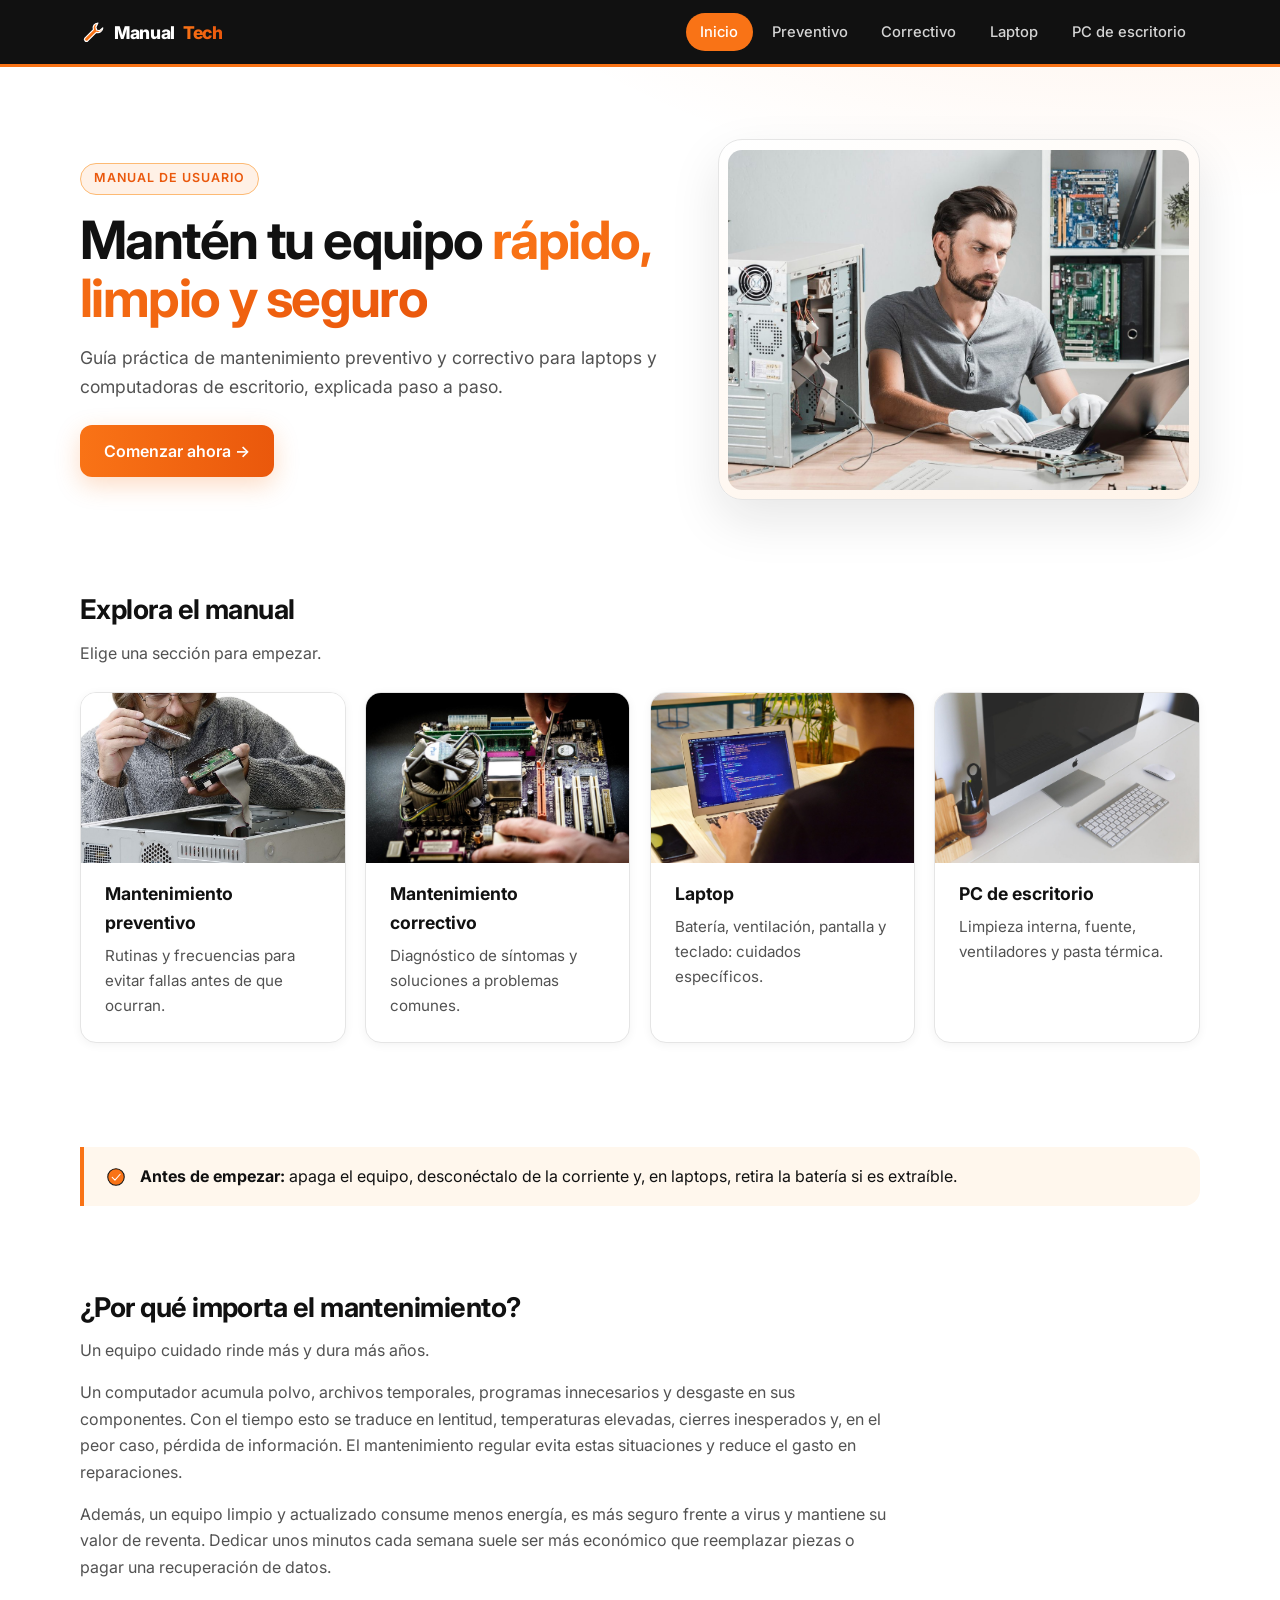
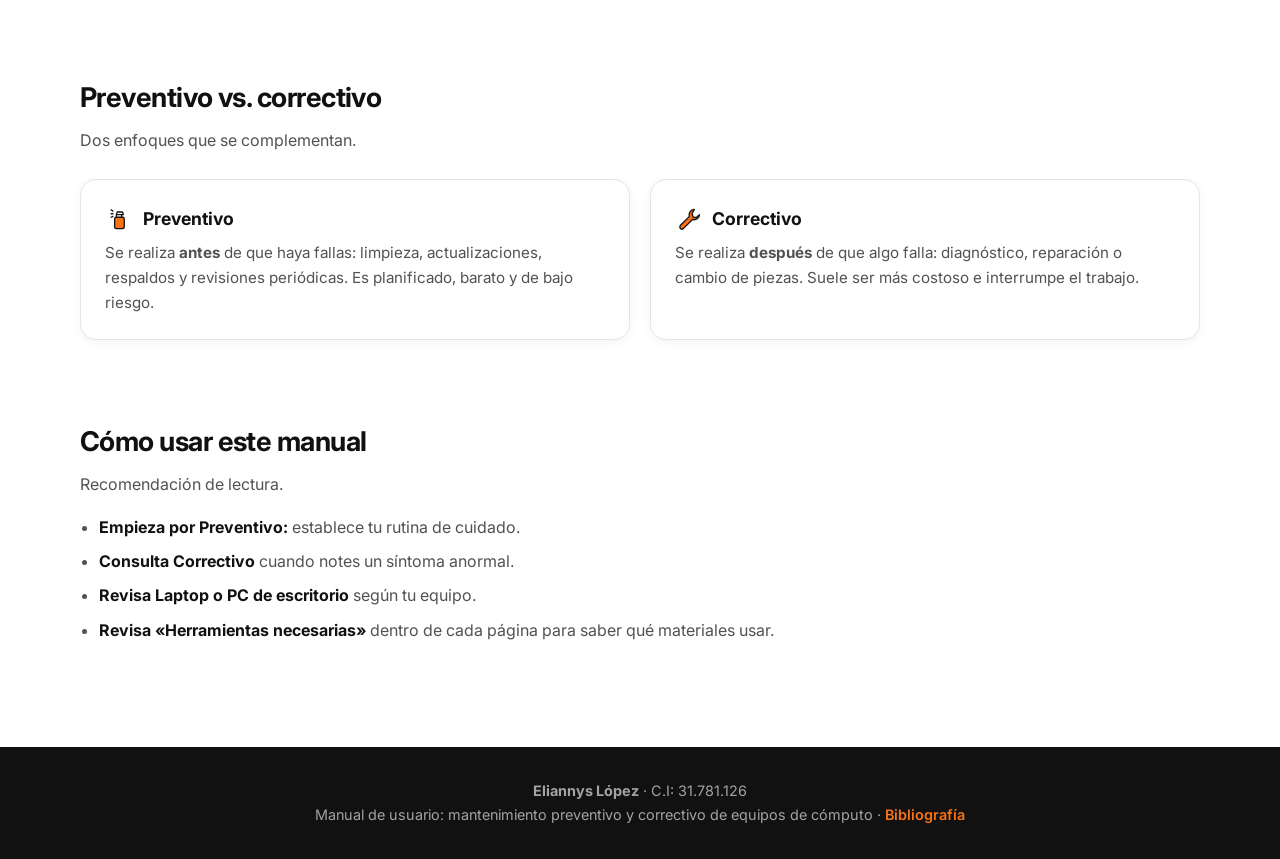
<file: index.html>
<!DOCTYPE html>
<html lang="es">
<head>
<meta charset="UTF-8">
<meta name="viewport" content="width=device-width, initial-scale=1.0">
<meta name="description" content="Manual de mantenimiento preventivo y correctivo para laptop y PC de escritorio.">
<title>Inicio | Manual de Mantenimiento</title>
<link rel="preconnect" href="https://fonts.googleapis.com">
<link rel="stylesheet" href="https://fonts.googleapis.com/css2?family=Inter:wght@400;500;600;700;800&display=swap">
<link rel="stylesheet" href="css/styles.css">
</head>
<body>
<header><div class="wrap"><a class="logo" href="index.html"><svg width="26" height="26" viewBox="0 0 64 64" fill="none" stroke="#fff" stroke-width="3" stroke-linecap="round" stroke-linejoin="round" aria-hidden="true"><path d="M44 10a12 12 0 0 0-11 16L12 47a5 5 0 0 0 7 7l21-21a12 12 0 0 0 16-11l-8 7-7-2-2-7z" fill="#f97316"/></svg> Manual<span>Tech</span></a>
<nav aria-label="Principal">
<a href="index.html" aria-current="page">Inicio</a>
<a href="preventivo.html">Preventivo</a>
<a href="correctivo.html">Correctivo</a>
<a href="laptop.html">Laptop</a>
<a href="escritorio.html">PC de escritorio</a>
</nav></div></header>
<main class="wrap">
<div class="hero">
<div><span class="tag">Manual de usuario</span>
<h1>Mantén tu equipo <em>rápido, limpio y seguro</em></h1>
<p class="lead">Guía práctica de mantenimiento preventivo y correctivo para laptops y computadoras de escritorio, explicada paso a paso.</p>
<a class="btn" href="preventivo.html">Comenzar ahora →</a></div>
<div class="illus"><img src="img/fotos/tecnico-laptop.jpg" alt="Herramientas de mantenimiento"></div>
</div>
<section><h2>Explora el manual</h2><p class="sub">Elige una sección para empezar.</p>
<div class="grid">
<a class="card" href="preventivo.html"><img class="thumb" src="img/fotos/tecnico-pc.jpg" alt="Mantenimiento preventivo" loading="lazy"><h3>Mantenimiento preventivo</h3><p>Rutinas y frecuencias para evitar fallas antes de que ocurran.</p></a>
<a class="card" href="correctivo.html"><img class="thumb" src="img/fotos/placa-ventilador.jpg" alt="Mantenimiento correctivo" loading="lazy"><h3>Mantenimiento correctivo</h3><p>Diagnóstico de síntomas y soluciones a problemas comunes.</p></a>
<a class="card" href="laptop.html"><img class="thumb" src="img/fotos/laptop-codigo.jpg" alt="Laptop" loading="lazy"><h3>Laptop</h3><p>Batería, ventilación, pantalla y teclado: cuidados específicos.</p></a>
<a class="card" href="escritorio.html"><img class="thumb" src="img/fotos/escritorio-imac.jpg" alt="PC de escritorio" loading="lazy"><h3>PC de escritorio</h3><p>Limpieza interna, fuente, ventiladores y pasta térmica.</p></a>
</div></section>
<section><div class="note ok"><img class="ni" src="img/icons/check.svg" alt="" width="22" height="22"><div><b>Antes de empezar:</b> apaga el equipo, desconéctalo de la corriente y, en laptops, retira la batería si es extraíble.</div></div></section>
<section class="prose"><h2>¿Por qué importa el mantenimiento?</h2><p class="sub">Un equipo cuidado rinde más y dura más años.</p><p>Un computador acumula polvo, archivos temporales, programas innecesarios y desgaste en sus componentes. Con el tiempo esto se traduce en lentitud, temperaturas elevadas, cierres inesperados y, en el peor caso, pérdida de información. El mantenimiento regular evita estas situaciones y reduce el gasto en reparaciones.</p><p>Además, un equipo limpio y actualizado consume menos energía, es más seguro frente a virus y mantiene su valor de reventa. Dedicar unos minutos cada semana suele ser más económico que reemplazar piezas o pagar una recuperación de datos.</p></section>
<section><h2>Preventivo vs. correctivo</h2><p class="sub">Dos enfoques que se complementan.</p><div class="two">
<div class="card"><h3 class="h-ic"><img src="img/icons/clean.svg" alt="" width="28" height="28">Preventivo</h3><p>Se realiza <b>antes</b> de que haya fallas: limpieza, actualizaciones, respaldos y revisiones periódicas. Es planificado, barato y de bajo riesgo.</p></div>
<div class="card"><h3 class="h-ic"><img src="img/icons/wrench.svg" alt="" width="28" height="28">Correctivo</h3><p>Se realiza <b>después</b> de que algo falla: diagnóstico, reparación o cambio de piezas. Suele ser más costoso e interrumpe el trabajo.</p></div></div></section>
<section class="prose"><h2>Cómo usar este manual</h2><p class="sub">Recomendación de lectura.</p><ul class="list"><li><b>Empieza por Preventivo:</b> establece tu rutina de cuidado.</li><li><b>Consulta Correctivo</b> cuando notes un síntoma anormal.</li><li><b>Revisa Laptop o PC de escritorio</b> según tu equipo.</li><li><b>Revisa «Herramientas necesarias»</b> dentro de cada página para saber qué materiales usar.</li></ul></section>
</main>
<footer><div class="wrap"><b>Eliannys López</b> · C.I: 31.781.126<br>Manual de usuario: mantenimiento preventivo y correctivo de equipos de cómputo · <a href="referencias.html">Bibliografía</a></div></footer>
</body>
</html>
</file>
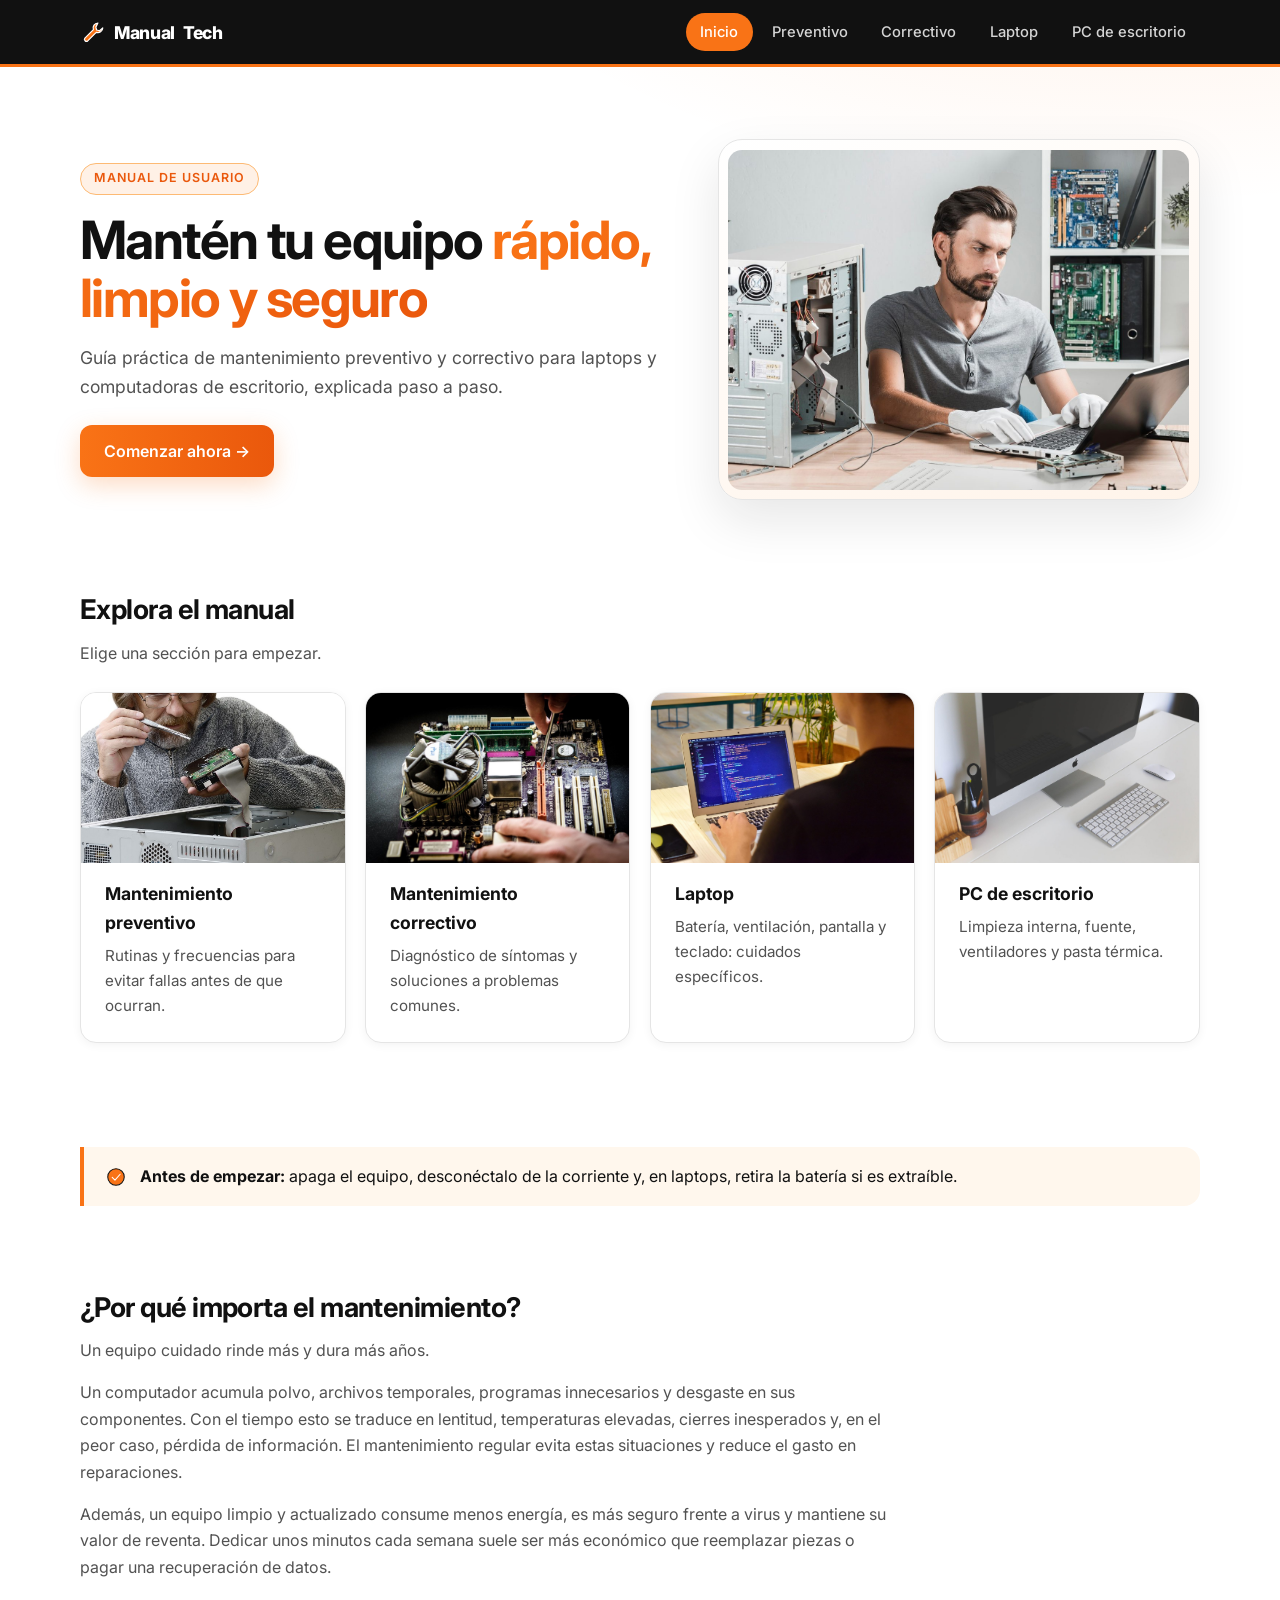
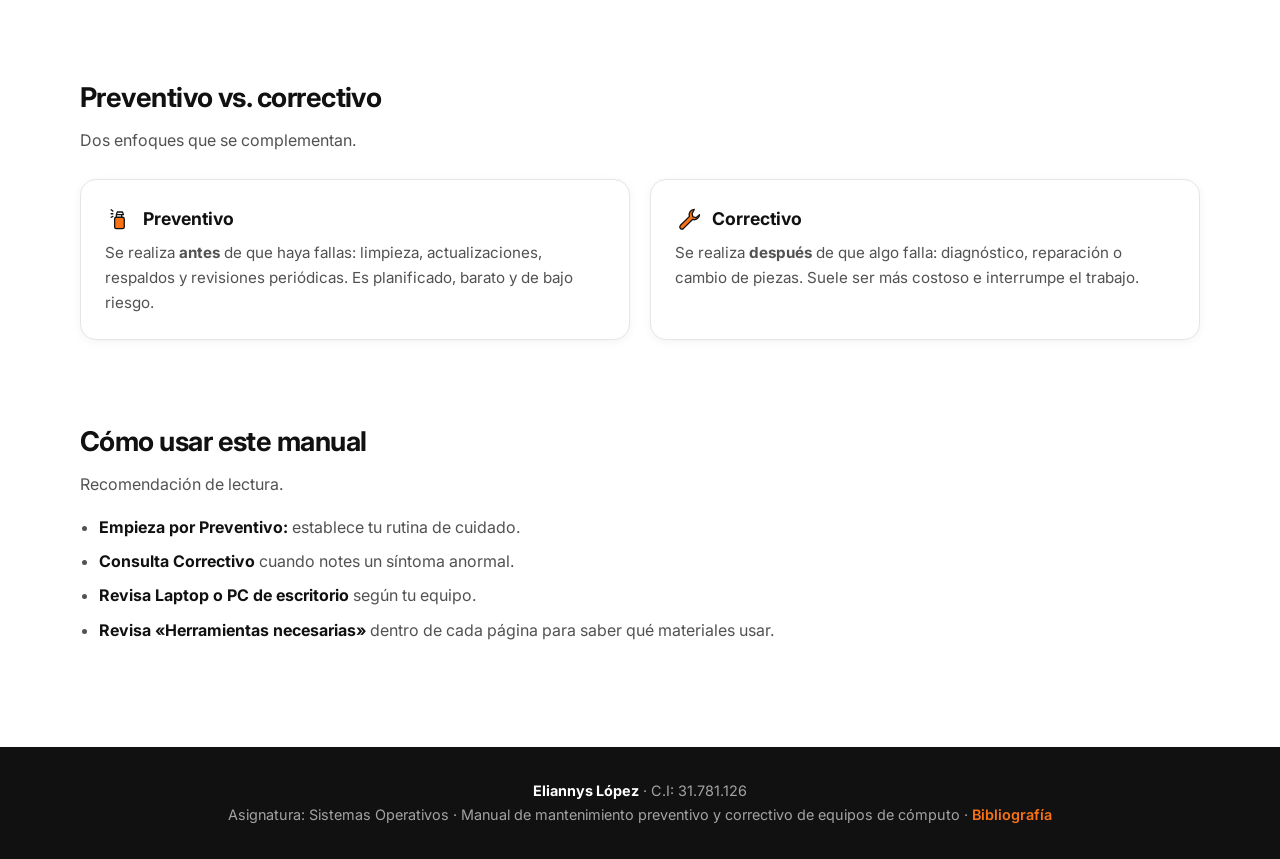
<file: public/index.html>
<!doctype html>
<html lang="es">
  <head>
    <meta charset="UTF-8" />
    <meta name="viewport" content="width=device-width, initial-scale=1.0" />
    <meta
      name="description"
      content="Manual de usuario sobre mantenimiento preventivo y correctivo de laptops y computadoras de escritorio. Asignatura: Sistemas Operativos."
    />
    <meta name="author" content="Eliannys López" />
    <meta name="theme-color" content="#111111" />
    <meta property="og:type" content="website" />
    <meta property="og:locale" content="es_VE" />
    <meta property="og:title" content="Inicio | Manual de Mantenimiento" />
    <meta
      property="og:description"
      content="Manual de usuario sobre mantenimiento preventivo y correctivo de laptops y computadoras de escritorio. Asignatura: Sistemas Operativos."
    />
    <title>Inicio | Manual de Mantenimiento</title>
    <link rel="icon" type="image/svg+xml" href="favicon.svg" />
    <link rel="preconnect" href="https://fonts.googleapis.com" />
    <link rel="preconnect" href="https://fonts.gstatic.com" crossorigin />
    <link
      rel="stylesheet"
      href="https://fonts.googleapis.com/css2?family=Inter:wght@400;500;600;700;800&display=swap"
    />
    <link rel="stylesheet" href="css/styles.css" />
  </head>
  <body>
    <a class="skip-link" href="#contenido">Saltar al contenido</a>
    <!-- Encabezado y navegación -->
    <header>
      <div class="wrap">
        <a class="logo" href="index.html">
          <svg
            width="26"
            height="26"
            viewBox="0 0 64 64"
            fill="none"
            stroke="#fff"
            stroke-width="3"
            stroke-linecap="round"
            stroke-linejoin="round"
            aria-hidden="true"
          >
            <path
              d="M44 10a12 12 0 0 0-11 16L12 47a5 5 0 0 0 7 7l21-21a12 12 0 0 0 16-11l-8 7-7-2-2-7z"
              fill="#f97316"
            />
          </svg>
          Manual<span>Tech</span></a
        >
        <nav aria-label="Principal">
          <a href="index.html" aria-current="page">Inicio</a>
          <a href="preventivo.html">Preventivo</a>
          <a href="correctivo.html">Correctivo</a>
          <a href="laptop.html">Laptop</a>
          <a href="escritorio.html">PC de escritorio</a>
        </nav>
      </div>
    </header>
    <!-- Contenido principal -->
    <main id="contenido" class="wrap">
      <!-- Portada -->
      <div class="hero">
        <div>
          <span class="tag">Manual de usuario</span>
          <h1>Mantén tu equipo <em>rápido, limpio y seguro</em></h1>
          <p class="lead">
            Guía práctica de mantenimiento preventivo y correctivo para laptops y computadoras de
            escritorio, explicada paso a paso.
          </p>
          <a class="btn" href="preventivo.html">Comenzar ahora →</a>
        </div>
        <div class="illus">
          <img
            src="img/fotos/tecnico-laptop.jpg"
            width="1400"
            height="934"
            decoding="async"
            alt="Herramientas de mantenimiento"
          />
        </div>
      </div>
      <!-- Explora el manual -->
      <section>
        <h2>Explora el manual</h2>
        <p class="sub">Elige una sección para empezar.</p>
        <div class="grid">
          <a class="card" href="preventivo.html">
            <img
              class="thumb"
              src="img/fotos/tecnico-pc.jpg"
              width="924"
              height="1400"
              decoding="async"
              alt="Mantenimiento preventivo"
              loading="lazy"
            />
            <h3>Mantenimiento preventivo</h3>
            <p>Rutinas y frecuencias para evitar fallas antes de que ocurran.</p></a
          >
          <a class="card" href="correctivo.html">
            <img
              class="thumb"
              src="img/fotos/placa-ventilador.jpg"
              width="1400"
              height="927"
              decoding="async"
              alt="Mantenimiento correctivo"
              loading="lazy"
            />
            <h3>Mantenimiento correctivo</h3>
            <p>Diagnóstico de síntomas y soluciones a problemas comunes.</p></a
          >
          <a class="card" href="laptop.html">
            <img
              class="thumb"
              src="img/fotos/laptop-codigo.jpg"
              width="1400"
              height="838"
              decoding="async"
              alt="Laptop"
              loading="lazy"
            />
            <h3>Laptop</h3>
            <p>Batería, ventilación, pantalla y teclado: cuidados específicos.</p></a
          >
          <a class="card" href="escritorio.html">
            <img
              class="thumb"
              src="img/fotos/escritorio-imac.jpg"
              width="1400"
              height="933"
              decoding="async"
              alt="PC de escritorio"
              loading="lazy"
            />
            <h3>PC de escritorio</h3>
            <p>Limpieza interna, fuente, ventiladores y pasta térmica.</p></a
          >
        </div>
      </section>
      <section>
        <div class="note ok">
          <img class="ni" src="img/icons/check.svg" alt="" width="22" height="22" />
          <div>
            <b>Antes de empezar:</b> apaga el equipo, desconéctalo de la corriente y, en laptops,
            retira la batería si es extraíble.
          </div>
        </div>
      </section>
      <!-- ¿Por qué importa el mantenimiento? -->
      <section class="prose">
        <h2>¿Por qué importa el mantenimiento?</h2>
        <p class="sub">Un equipo cuidado rinde más y dura más años.</p>
        <p>
          Un computador acumula polvo, archivos temporales, programas innecesarios y desgaste en sus
          componentes. Con el tiempo esto se traduce en lentitud, temperaturas elevadas, cierres
          inesperados y, en el peor caso, pérdida de información. El mantenimiento regular evita
          estas situaciones y reduce el gasto en reparaciones.
        </p>
        <p>
          Además, un equipo limpio y actualizado consume menos energía, es más seguro frente a virus
          y mantiene su valor de reventa. Dedicar unos minutos cada semana suele ser más económico
          que reemplazar piezas o pagar una recuperación de datos.
        </p>
      </section>
      <!-- Preventivo vs. correctivo -->
      <section>
        <h2>Preventivo vs. correctivo</h2>
        <p class="sub">Dos enfoques que se complementan.</p>
        <div class="two">
          <div class="card">
            <h3 class="h-ic">
              <img src="img/icons/clean.svg" alt="" width="28" height="28" />Preventivo
            </h3>
            <p>
              Se realiza <b>antes</b> de que haya fallas: limpieza, actualizaciones, respaldos y
              revisiones periódicas. Es planificado, barato y de bajo riesgo.
            </p>
          </div>
          <div class="card">
            <h3 class="h-ic">
              <img src="img/icons/wrench.svg" alt="" width="28" height="28" />Correctivo
            </h3>
            <p>
              Se realiza <b>después</b> de que algo falla: diagnóstico, reparación o cambio de
              piezas. Suele ser más costoso e interrumpe el trabajo.
            </p>
          </div>
        </div>
      </section>
      <!-- Cómo usar este manual -->
      <section class="prose">
        <h2>Cómo usar este manual</h2>
        <p class="sub">Recomendación de lectura.</p>
        <ul class="list">
          <li><b>Empieza por Preventivo:</b> establece tu rutina de cuidado.</li>
          <li><b>Consulta Correctivo</b> cuando notes un síntoma anormal.</li>
          <li><b>Revisa Laptop o PC de escritorio</b> según tu equipo.</li>
          <li>
            <b>Revisa «Herramientas necesarias»</b> dentro de cada página para saber qué materiales
            usar.
          </li>
        </ul>
      </section>
    </main>
    <!-- Pie de página -->
    <footer>
      <div class="wrap">
        <b>Eliannys López</b> · C.I: 31.781.126<br />Asignatura: Sistemas Operativos · Manual de
        mantenimiento preventivo y correctivo de equipos de cómputo ·
        <a href="referencias.html">Bibliografía</a>
      </div>
    </footer>
  </body>
</html>
</file>
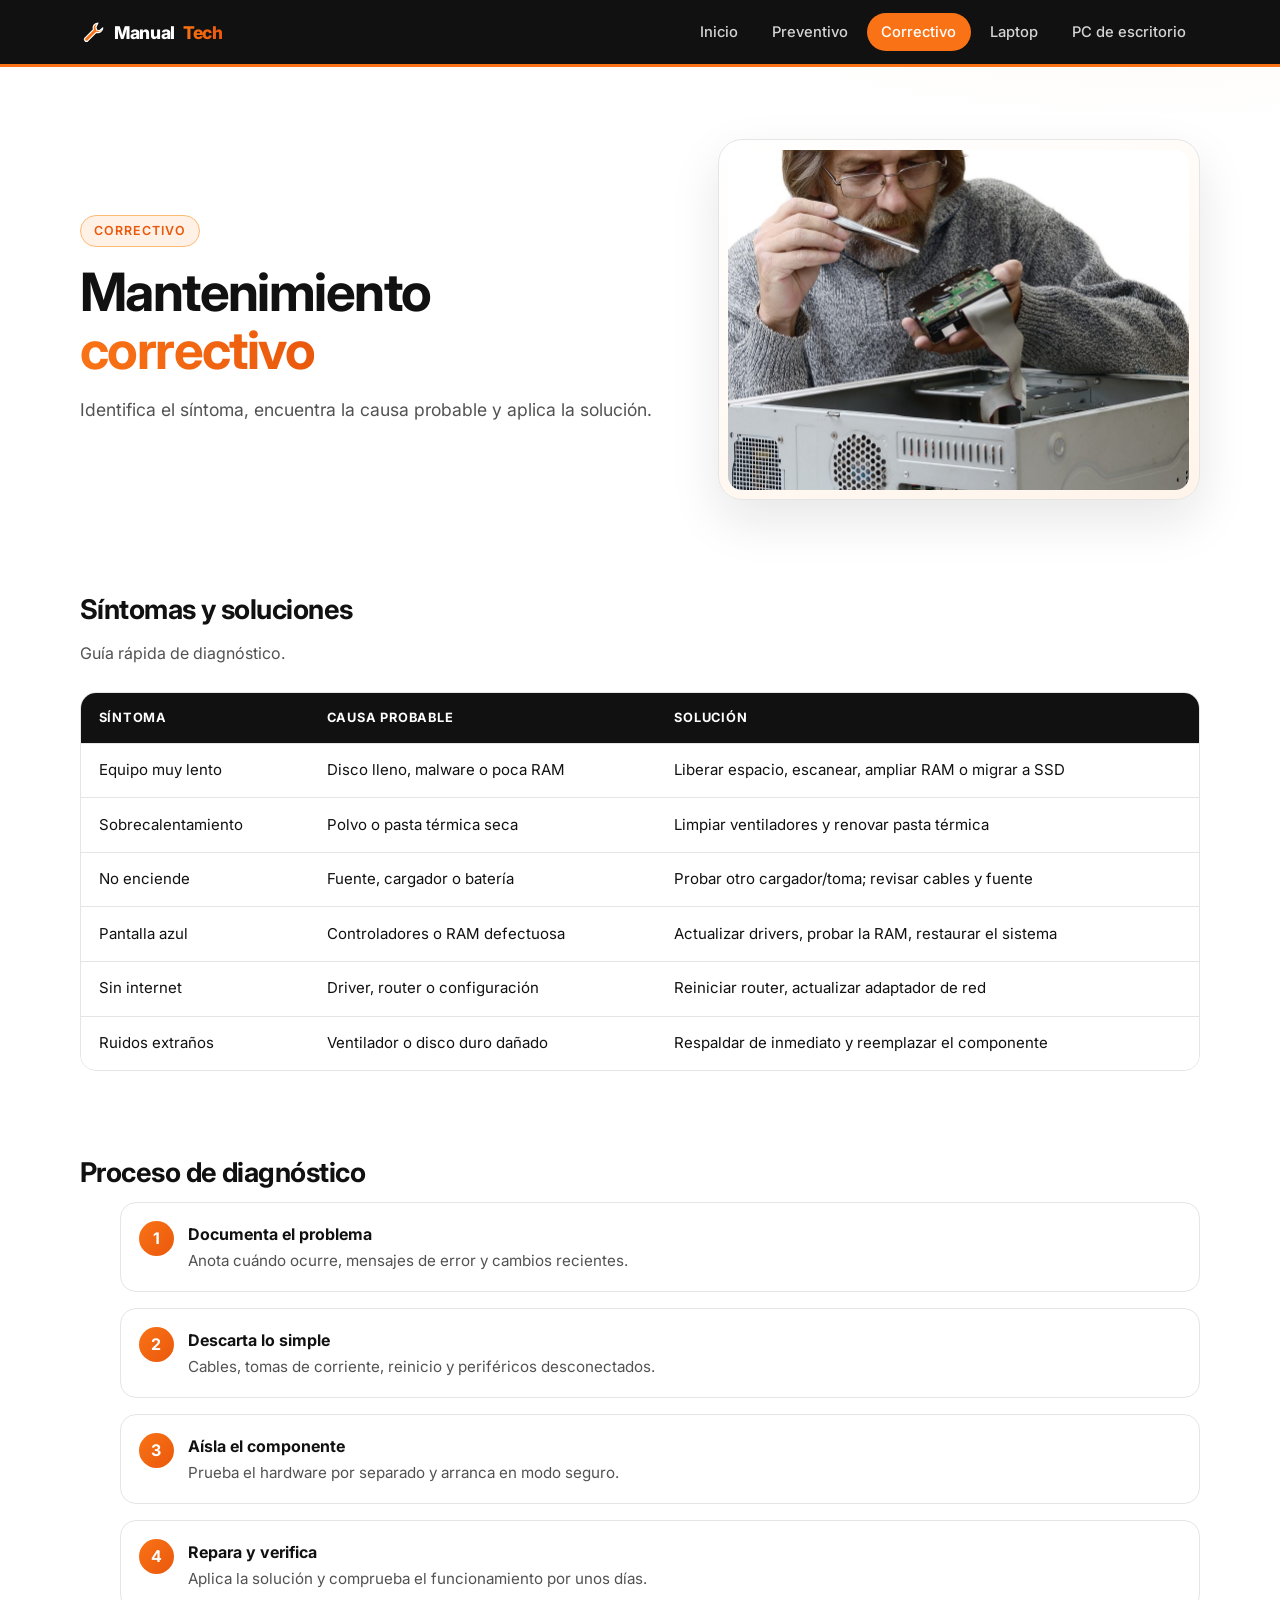
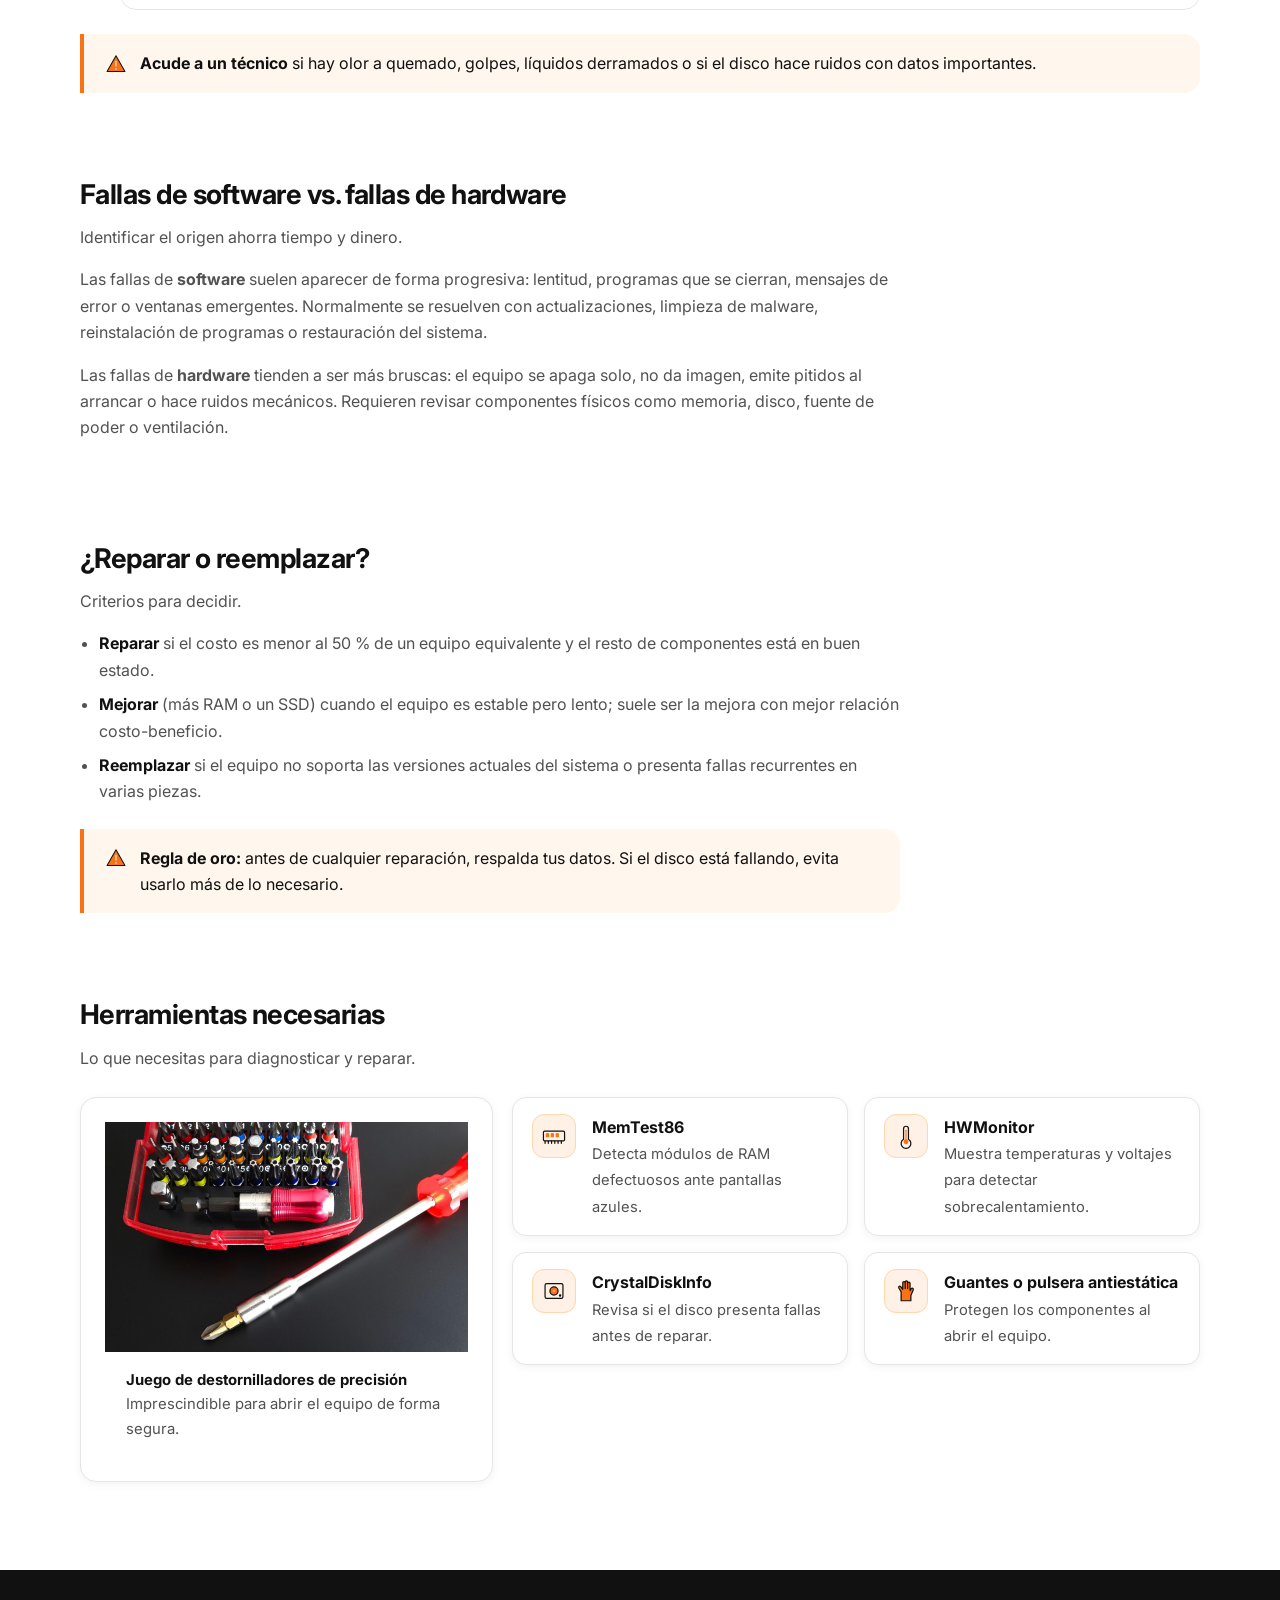
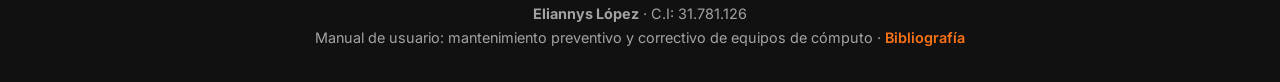
<file: correctivo.html>
<!DOCTYPE html>
<html lang="es">
<head>
<meta charset="UTF-8">
<meta name="viewport" content="width=device-width, initial-scale=1.0">
<meta name="description" content="Manual de mantenimiento preventivo y correctivo para laptop y PC de escritorio.">
<title>Mantenimiento correctivo | Manual de Mantenimiento</title>
<link rel="preconnect" href="https://fonts.googleapis.com">
<link rel="stylesheet" href="https://fonts.googleapis.com/css2?family=Inter:wght@400;500;600;700;800&display=swap">
<link rel="stylesheet" href="css/styles.css">
</head>
<body>
<header><div class="wrap"><a class="logo" href="index.html"><svg width="26" height="26" viewBox="0 0 64 64" fill="none" stroke="#fff" stroke-width="3" stroke-linecap="round" stroke-linejoin="round" aria-hidden="true"><path d="M44 10a12 12 0 0 0-11 16L12 47a5 5 0 0 0 7 7l21-21a12 12 0 0 0 16-11l-8 7-7-2-2-7z" fill="#f97316"/></svg> Manual<span>Tech</span></a>
<nav aria-label="Principal">
<a href="index.html">Inicio</a>
<a href="preventivo.html">Preventivo</a>
<a href="correctivo.html" aria-current="page">Correctivo</a>
<a href="laptop.html">Laptop</a>
<a href="escritorio.html">PC de escritorio</a>
</nav></div></header>
<main class="wrap">
<div class="hero"><div><span class="tag">Correctivo</span><h1>Mantenimiento <em>correctivo</em></h1><p class="lead">Identifica el síntoma, encuentra la causa probable y aplica la solución.</p></div><div class="illus"><img src="img/fotos/tecnico-pc.jpg" alt="Lupa de diagnóstico"></div></div>
<section><h2>Síntomas y soluciones</h2><p class="sub">Guía rápida de diagnóstico.</p>
<div class="table-box"><table><thead><tr><th>Síntoma</th><th>Causa probable</th><th>Solución</th></tr></thead><tbody>
<tr><td>Equipo muy lento</td><td>Disco lleno, malware o poca RAM</td><td>Liberar espacio, escanear, ampliar RAM o migrar a SSD</td></tr>
<tr><td>Sobrecalentamiento</td><td>Polvo o pasta térmica seca</td><td>Limpiar ventiladores y renovar pasta térmica</td></tr>
<tr><td>No enciende</td><td>Fuente, cargador o batería</td><td>Probar otro cargador/toma; revisar cables y fuente</td></tr>
<tr><td>Pantalla azul</td><td>Controladores o RAM defectuosa</td><td>Actualizar drivers, probar la RAM, restaurar el sistema</td></tr>
<tr><td>Sin internet</td><td>Driver, router o configuración</td><td>Reiniciar router, actualizar adaptador de red</td></tr>
<tr><td>Ruidos extraños</td><td>Ventilador o disco duro dañado</td><td>Respaldar de inmediato y reemplazar el componente</td></tr>
</tbody></table></div></section>
<section><h2>Proceso de diagnóstico</h2>
<ol class="steps">
<li><b>Documenta el problema</b><span>Anota cuándo ocurre, mensajes de error y cambios recientes.</span></li>
<li><b>Descarta lo simple</b><span>Cables, tomas de corriente, reinicio y periféricos desconectados.</span></li>
<li><b>Aísla el componente</b><span>Prueba el hardware por separado y arranca en modo seguro.</span></li>
<li><b>Repara y verifica</b><span>Aplica la solución y comprueba el funcionamiento por unos días.</span></li>
</ol>
<div class="note"><img class="ni" src="img/icons/warn.svg" alt="" width="22" height="22"><div><b>Acude a un técnico</b> si hay olor a quemado, golpes, líquidos derramados o si el disco hace ruidos con datos importantes.</div></div></section>
<section class="prose"><h2>Fallas de software vs. fallas de hardware</h2><p class="sub">Identificar el origen ahorra tiempo y dinero.</p><p>Las fallas de <b>software</b> suelen aparecer de forma progresiva: lentitud, programas que se cierran, mensajes de error o ventanas emergentes. Normalmente se resuelven con actualizaciones, limpieza de malware, reinstalación de programas o restauración del sistema.</p><p>Las fallas de <b>hardware</b> tienden a ser más bruscas: el equipo se apaga solo, no da imagen, emite pitidos al arrancar o hace ruidos mecánicos. Requieren revisar componentes físicos como memoria, disco, fuente de poder o ventilación.</p></section>
<section class="prose"><h2>¿Reparar o reemplazar?</h2><p class="sub">Criterios para decidir.</p><ul class="list"><li><b>Reparar</b> si el costo es menor al 50 % de un equipo equivalente y el resto de componentes está en buen estado.</li><li><b>Mejorar</b> (más RAM o un SSD) cuando el equipo es estable pero lento; suele ser la mejora con mejor relación costo-beneficio.</li><li><b>Reemplazar</b> si el equipo no soporta las versiones actuales del sistema o presenta fallas recurrentes en varias piezas.</li></ul><div class="note"><img class="ni" src="img/icons/warn.svg" alt="" width="22" height="22"><div><b>Regla de oro:</b> antes de cualquier reparación, respalda tus datos. Si el disco está fallando, evita usarlo más de lo necesario.</div></div></section>
<section><h2>Herramientas necesarias</h2><p class="sub">Lo que necesitas para diagnosticar y reparar.</p><div class="tools-wrap has-photo"><figure class="card tphoto"><img src="img/fotos/destornilladores.jpg" alt="Juego de destornilladores de precisión" loading="lazy"><figcaption><b>Juego de destornilladores de precisión</b>Imprescindible para abrir el equipo de forma segura.</figcaption></figure><div class="tools"><div class="tool"><img src="img/icons/ram.svg" alt="" width="40" height="40"><div><b>MemTest86</b><span>Detecta módulos de RAM defectuosos ante pantallas azules.</span></div></div><div class="tool"><img src="img/icons/thermo.svg" alt="" width="40" height="40"><div><b>HWMonitor</b><span>Muestra temperaturas y voltajes para detectar sobrecalentamiento.</span></div></div><div class="tool"><img src="img/icons/storage.svg" alt="" width="40" height="40"><div><b>CrystalDiskInfo</b><span>Revisa si el disco presenta fallas antes de reparar.</span></div></div><div class="tool"><img src="img/icons/glove.svg" alt="" width="40" height="40"><div><b>Guantes o pulsera antiestática</b><span>Protegen los componentes al abrir el equipo.</span></div></div></div></div></section>
</main>
<footer><div class="wrap"><b>Eliannys López</b> · C.I: 31.781.126<br>Manual de usuario: mantenimiento preventivo y correctivo de equipos de cómputo · <a href="referencias.html">Bibliografía</a></div></footer>
</body>
</html>
</file>
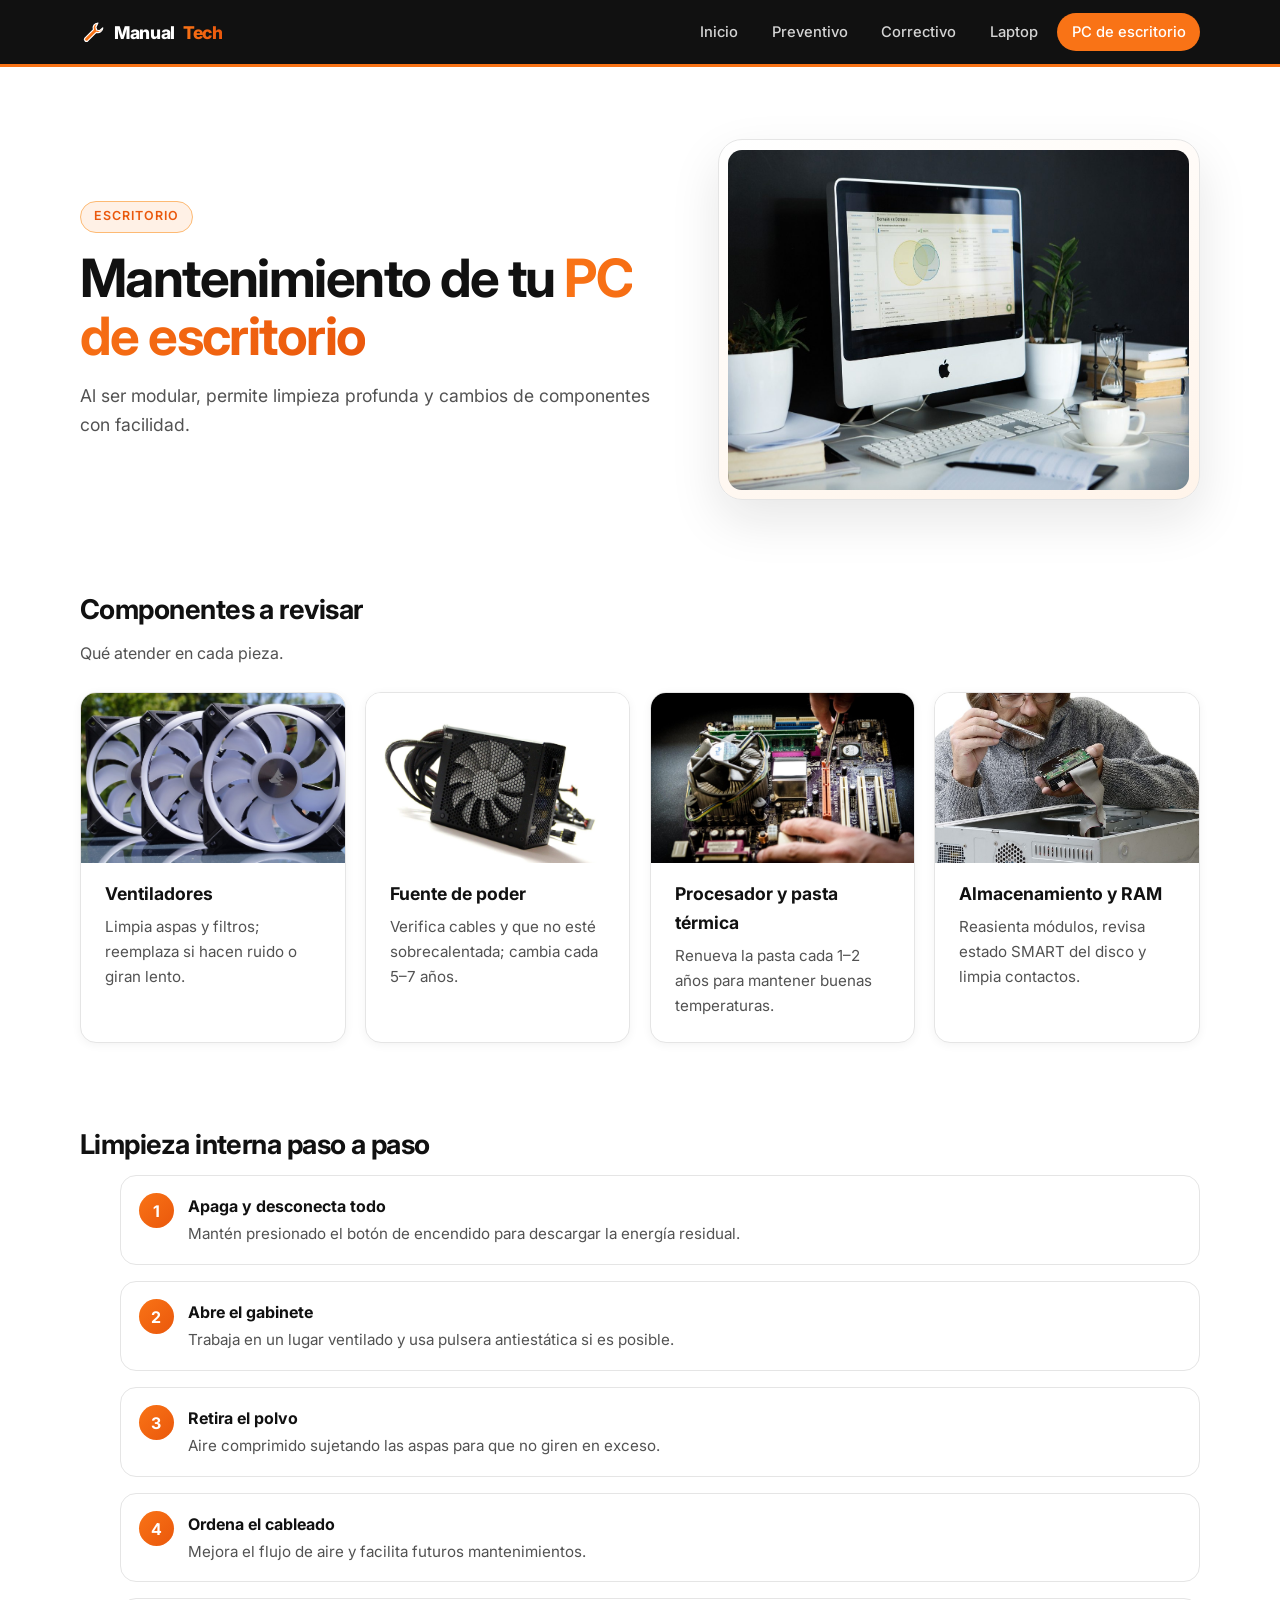
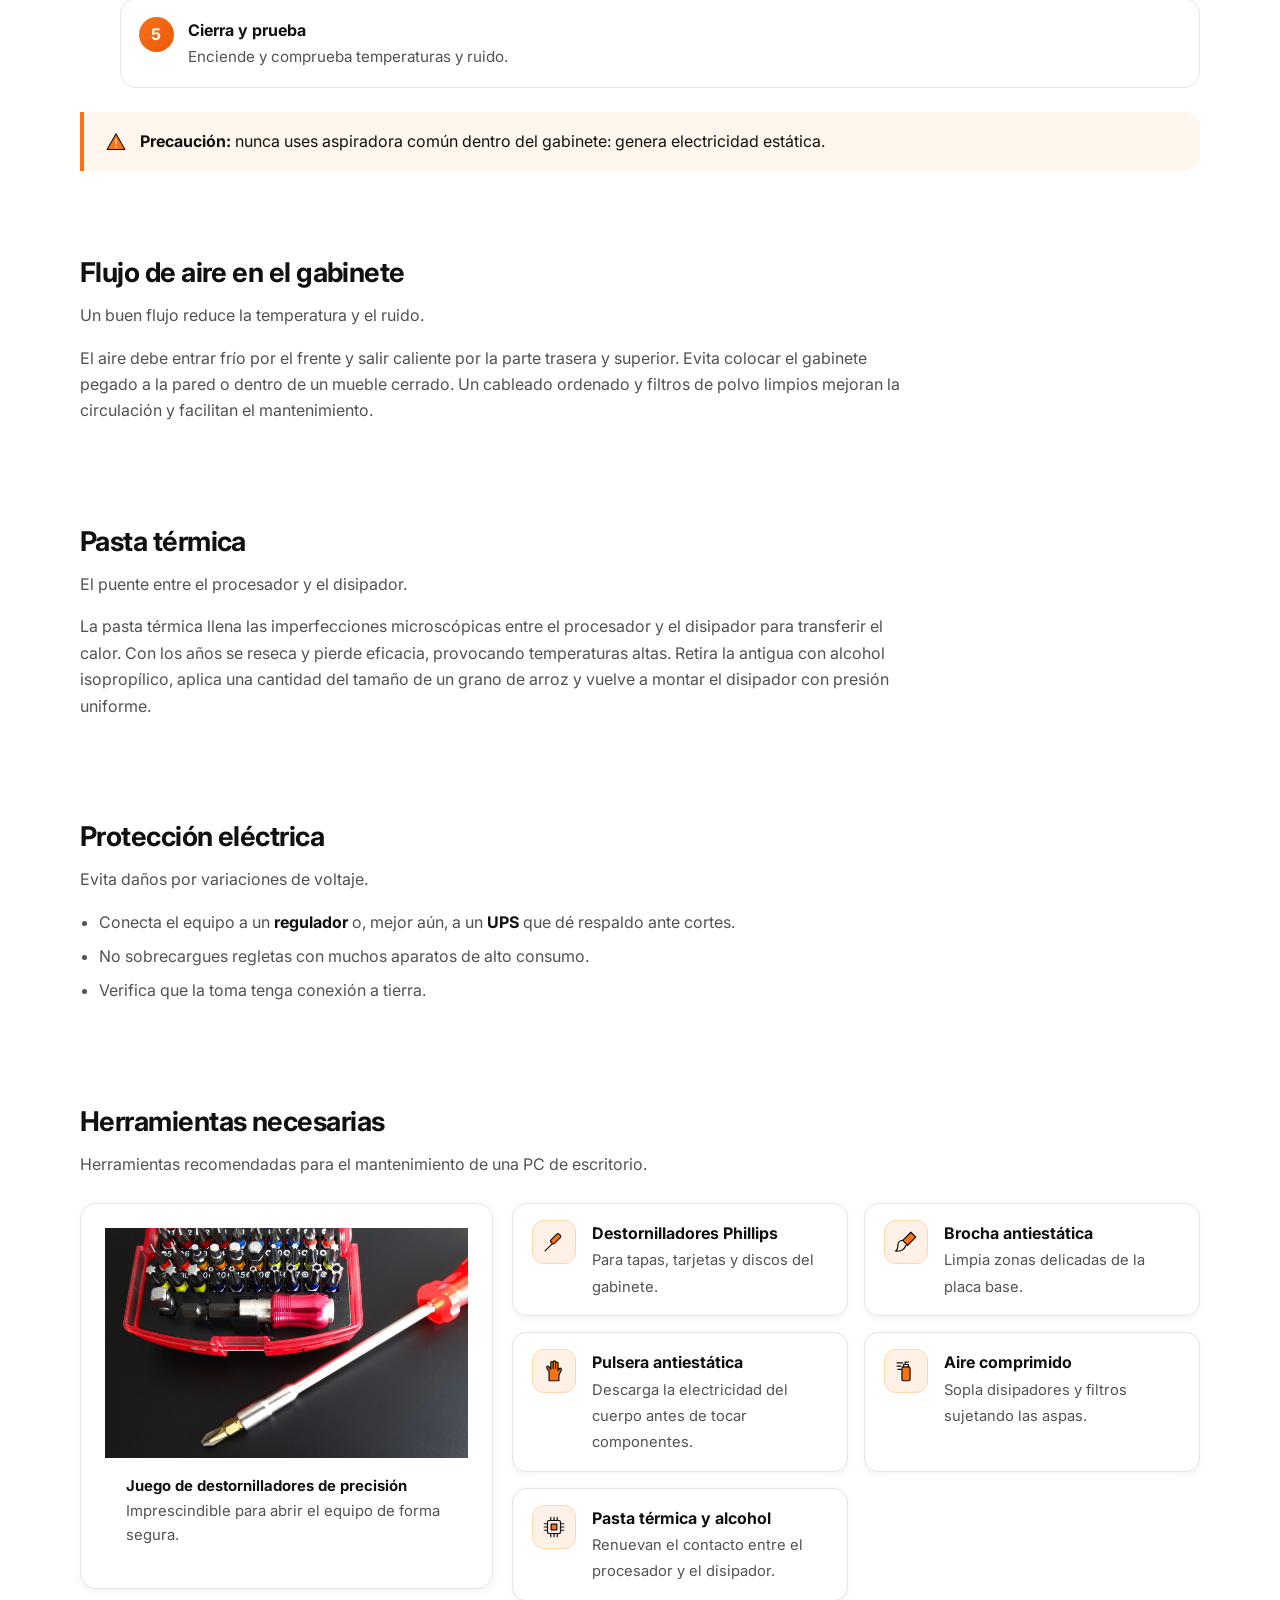
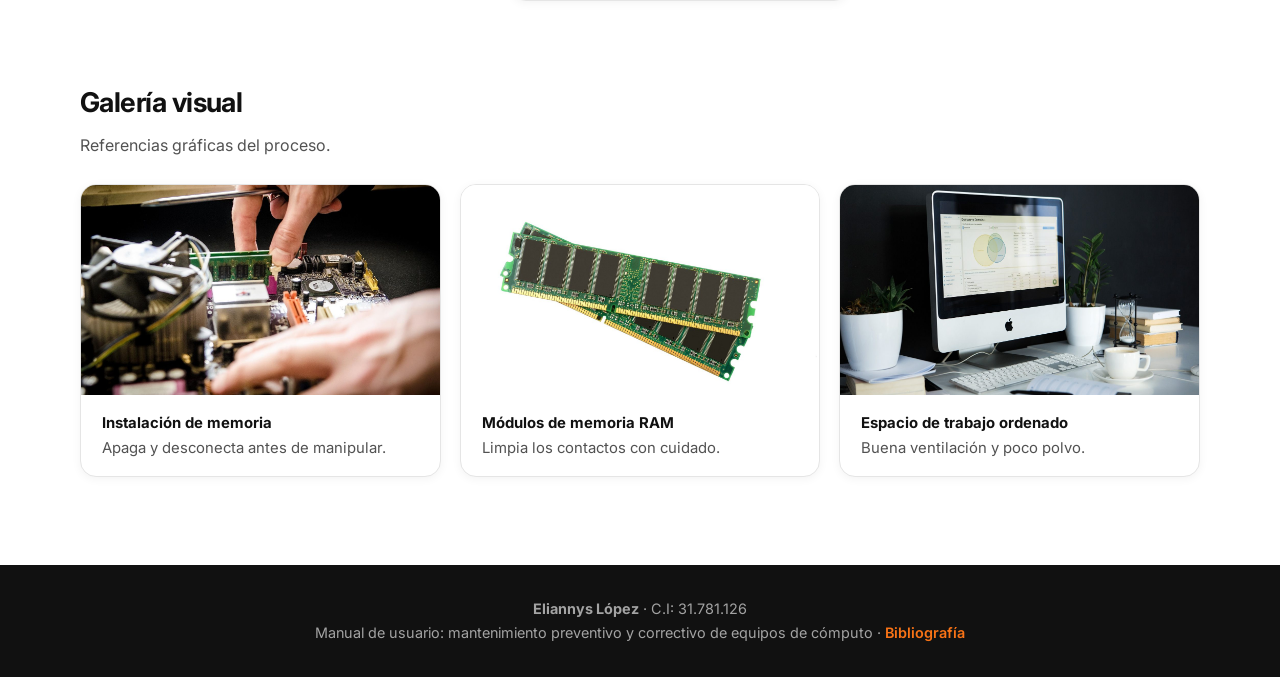
<file: escritorio.html>
<!DOCTYPE html>
<html lang="es">
<head>
<meta charset="UTF-8">
<meta name="viewport" content="width=device-width, initial-scale=1.0">
<meta name="description" content="Manual de mantenimiento preventivo y correctivo para laptop y PC de escritorio.">
<title>PC de escritorio | Manual de Mantenimiento</title>
<link rel="preconnect" href="https://fonts.googleapis.com">
<link rel="stylesheet" href="https://fonts.googleapis.com/css2?family=Inter:wght@400;500;600;700;800&display=swap">
<link rel="stylesheet" href="css/styles.css">
</head>
<body>
<header><div class="wrap"><a class="logo" href="index.html"><svg width="26" height="26" viewBox="0 0 64 64" fill="none" stroke="#fff" stroke-width="3" stroke-linecap="round" stroke-linejoin="round" aria-hidden="true"><path d="M44 10a12 12 0 0 0-11 16L12 47a5 5 0 0 0 7 7l21-21a12 12 0 0 0 16-11l-8 7-7-2-2-7z" fill="#f97316"/></svg> Manual<span>Tech</span></a>
<nav aria-label="Principal">
<a href="index.html">Inicio</a>
<a href="preventivo.html">Preventivo</a>
<a href="correctivo.html">Correctivo</a>
<a href="laptop.html">Laptop</a>
<a href="escritorio.html" aria-current="page">PC de escritorio</a>
</nav></div></header>
<main class="wrap">
<div class="hero"><div><span class="tag">Escritorio</span><h1>Mantenimiento de tu <em>PC de escritorio</em></h1>
<p class="lead">Al ser modular, permite limpieza profunda y cambios de componentes con facilidad.</p></div>
<div class="illus"><img src="img/fotos/escritorio-plantas.jpg" alt="Ilustración de una PC de escritorio"></div></div>
<section><h2>Componentes a revisar</h2><p class="sub">Qué atender en cada pieza.</p>
<div class="grid">
<div class="card"><img class="thumb" src="img/fotos/ventiladores.jpg" alt="Ventiladores" loading="lazy"><h3>Ventiladores</h3><p>Limpia aspas y filtros; reemplaza si hacen ruido o giran lento.</p></div>
<div class="card"><img class="thumb" src="img/fotos/fuente-poder.jpg" alt="Fuente de poder" loading="lazy"><h3>Fuente de poder</h3><p>Verifica cables y que no esté sobrecalentada; cambia cada 5–7 años.</p></div>
<div class="card"><img class="thumb" src="img/fotos/placa-ventilador.jpg" alt="Procesador y pasta térmica" loading="lazy"><h3>Procesador y pasta térmica</h3><p>Renueva la pasta cada 1–2 años para mantener buenas temperaturas.</p></div>
<div class="card"><img class="thumb" src="img/fotos/tecnico-pc.jpg" alt="Almacenamiento y RAM" loading="lazy"><h3>Almacenamiento y RAM</h3><p>Reasienta módulos, revisa estado SMART del disco y limpia contactos.</p></div>
</div></section>
<section><h2>Limpieza interna paso a paso</h2>
<ol class="steps">
<li><b>Apaga y desconecta todo</b><span>Mantén presionado el botón de encendido para descargar la energía residual.</span></li>
<li><b>Abre el gabinete</b><span>Trabaja en un lugar ventilado y usa pulsera antiestática si es posible.</span></li>
<li><b>Retira el polvo</b><span>Aire comprimido sujetando las aspas para que no giren en exceso.</span></li>
<li><b>Ordena el cableado</b><span>Mejora el flujo de aire y facilita futuros mantenimientos.</span></li>
<li><b>Cierra y prueba</b><span>Enciende y comprueba temperaturas y ruido.</span></li>
</ol>
<div class="note"><img class="ni" src="img/icons/warn.svg" alt="" width="22" height="22"><div><b>Precaución:</b> nunca uses aspiradora común dentro del gabinete: genera electricidad estática.</div></div></section>
<section class="prose"><h2>Flujo de aire en el gabinete</h2><p class="sub">Un buen flujo reduce la temperatura y el ruido.</p><p>El aire debe entrar frío por el frente y salir caliente por la parte trasera y superior. Evita colocar el gabinete pegado a la pared o dentro de un mueble cerrado. Un cableado ordenado y filtros de polvo limpios mejoran la circulación y facilitan el mantenimiento.</p></section>
<section class="prose"><h2>Pasta térmica</h2><p class="sub">El puente entre el procesador y el disipador.</p><p>La pasta térmica llena las imperfecciones microscópicas entre el procesador y el disipador para transferir el calor. Con los años se reseca y pierde eficacia, provocando temperaturas altas. Retira la antigua con alcohol isopropílico, aplica una cantidad del tamaño de un grano de arroz y vuelve a montar el disipador con presión uniforme.</p></section>
<section class="prose"><h2>Protección eléctrica</h2><p class="sub">Evita daños por variaciones de voltaje.</p><ul class="list"><li>Conecta el equipo a un <b>regulador</b> o, mejor aún, a un <b>UPS</b> que dé respaldo ante cortes.</li><li>No sobrecargues regletas con muchos aparatos de alto consumo.</li><li>Verifica que la toma tenga conexión a tierra.</li></ul></section>
<section><h2>Herramientas necesarias</h2><p class="sub">Herramientas recomendadas para el mantenimiento de una PC de escritorio.</p><div class="tools-wrap has-photo"><figure class="card tphoto"><img src="img/fotos/destornilladores.jpg" alt="Juego de destornilladores de precisión" loading="lazy"><figcaption><b>Juego de destornilladores de precisión</b>Imprescindible para abrir el equipo de forma segura.</figcaption></figure><div class="tools"><div class="tool"><img src="img/icons/screwdriver.svg" alt="" width="40" height="40"><div><b>Destornilladores Phillips</b><span>Para tapas, tarjetas y discos del gabinete.</span></div></div><div class="tool"><img src="img/icons/brush.svg" alt="" width="40" height="40"><div><b>Brocha antiestática</b><span>Limpia zonas delicadas de la placa base.</span></div></div><div class="tool"><img src="img/icons/glove.svg" alt="" width="40" height="40"><div><b>Pulsera antiestática</b><span>Descarga la electricidad del cuerpo antes de tocar componentes.</span></div></div><div class="tool"><img src="img/icons/air.svg" alt="" width="40" height="40"><div><b>Aire comprimido</b><span>Sopla disipadores y filtros sujetando las aspas.</span></div></div><div class="tool"><img src="img/icons/cpu.svg" alt="" width="40" height="40"><div><b>Pasta térmica y alcohol</b><span>Renuevan el contacto entre el procesador y el disipador.</span></div></div></div></div></section>
<section class="gallery"><h2>Galería visual</h2><p class="sub">Referencias gráficas del proceso.</p><div class="grid"><figure class="card"><img src="img/fotos/ram-manos.jpg" alt="Instalación de memoria" loading="lazy"><figcaption><b>Instalación de memoria</b>Apaga y desconecta antes de manipular.</figcaption></figure><figure class="card"><img src="img/fotos/ram-modulos.jpg" alt="Módulos de memoria RAM" loading="lazy"><figcaption><b>Módulos de memoria RAM</b>Limpia los contactos con cuidado.</figcaption></figure><figure class="card"><img src="img/fotos/escritorio-plantas.jpg" alt="Espacio de trabajo ordenado" loading="lazy"><figcaption><b>Espacio de trabajo ordenado</b>Buena ventilación y poco polvo.</figcaption></figure></div></section>
</main>
<footer><div class="wrap"><b>Eliannys López</b> · C.I: 31.781.126<br>Manual de usuario: mantenimiento preventivo y correctivo de equipos de cómputo · <a href="referencias.html">Bibliografía</a></div></footer>
</body>
</html>
</file>
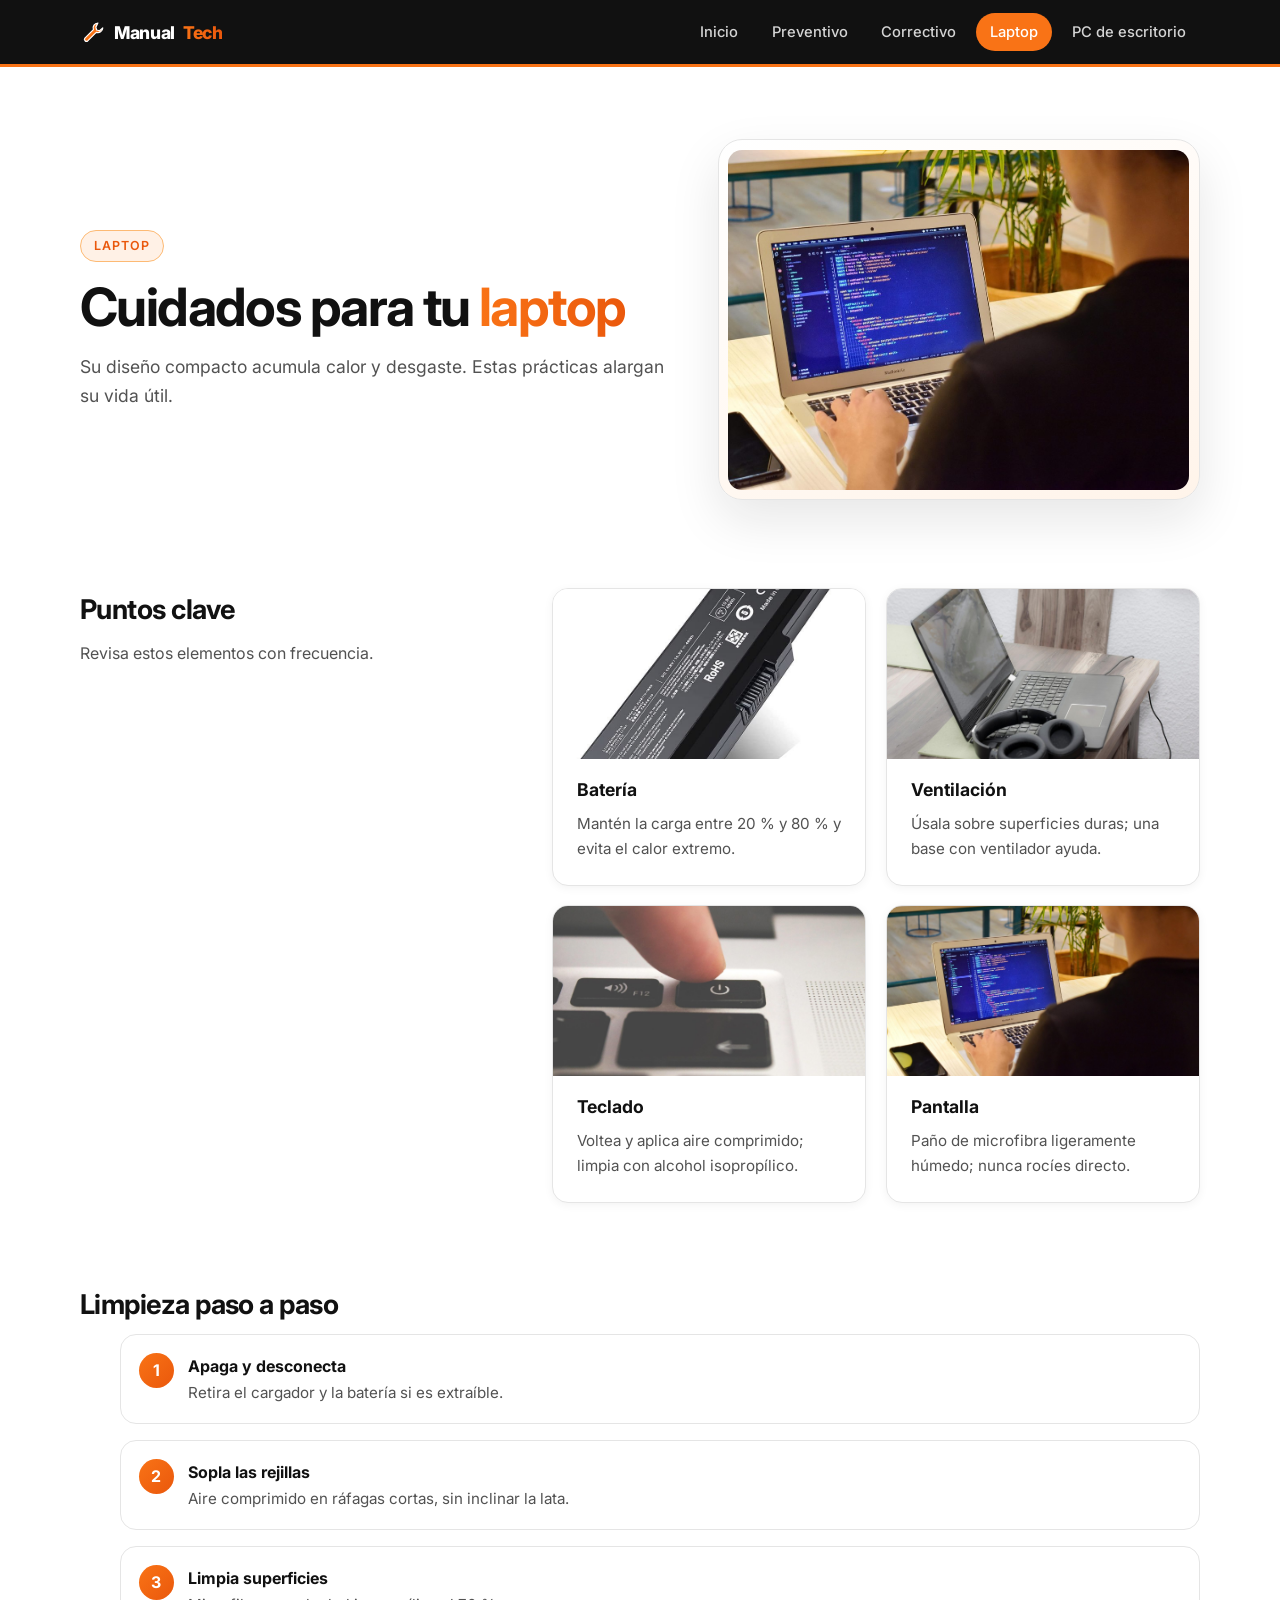
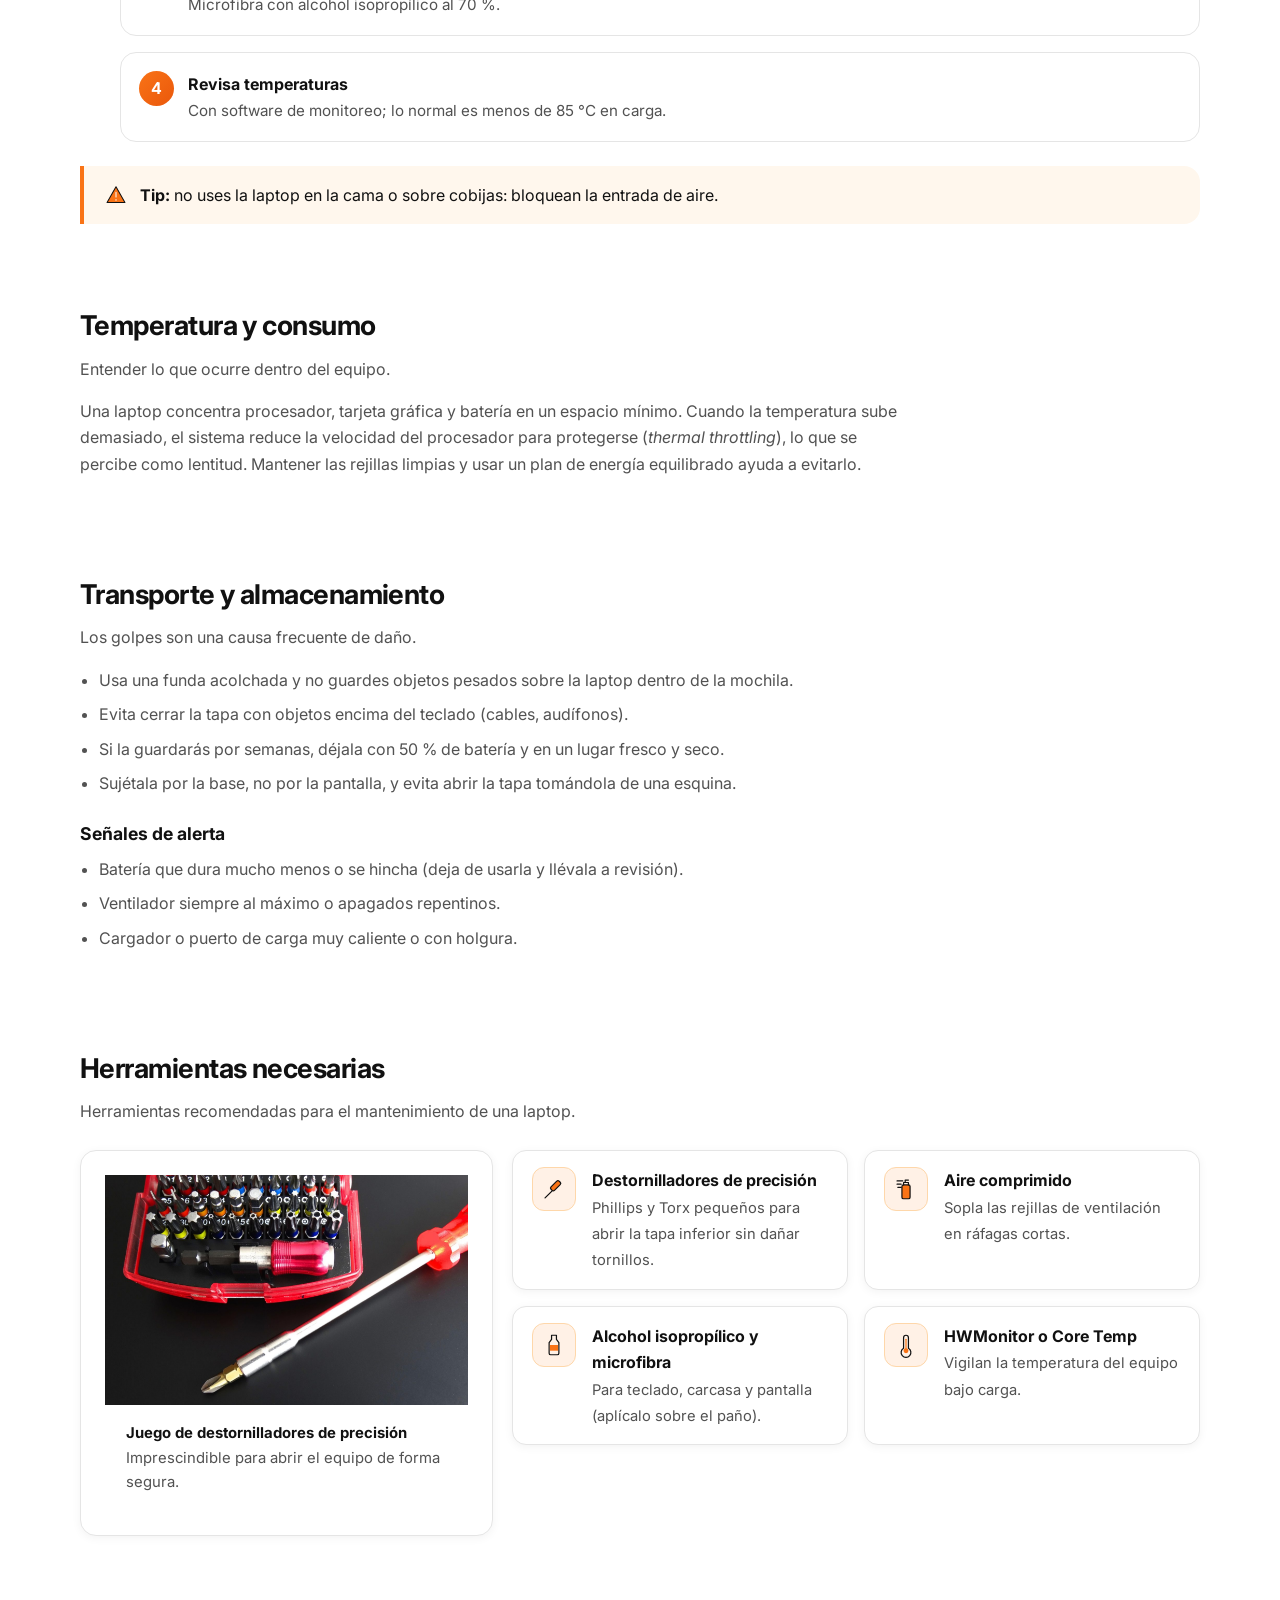
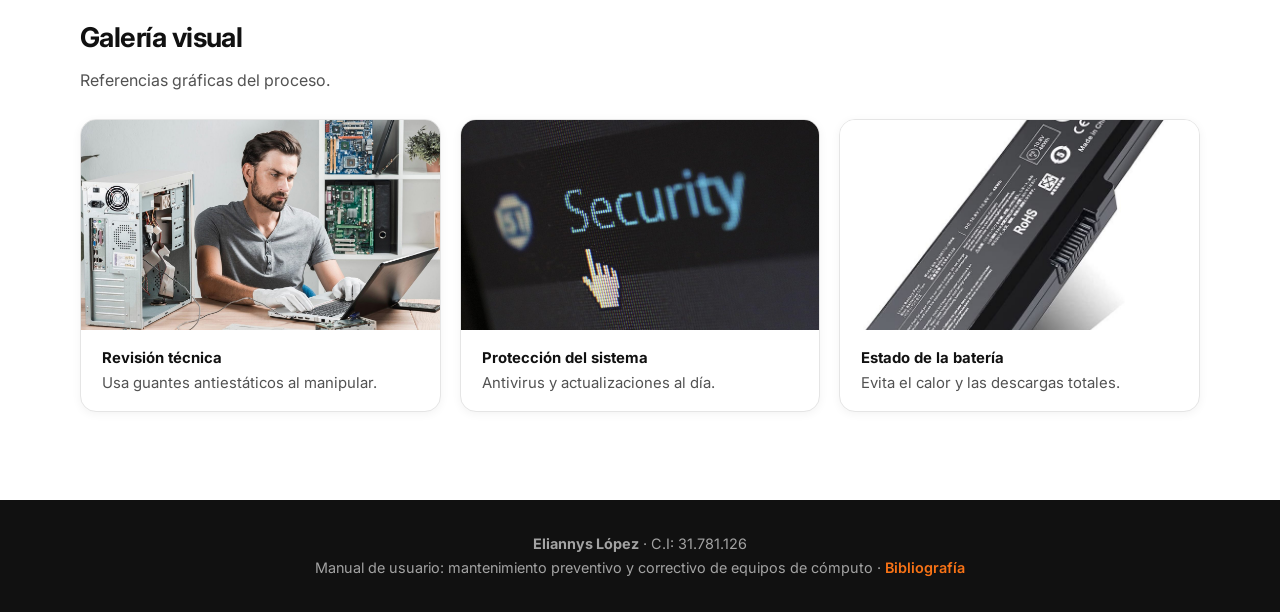
<file: laptop.html>
<!DOCTYPE html>
<html lang="es">
<head>
<meta charset="UTF-8">
<meta name="viewport" content="width=device-width, initial-scale=1.0">
<meta name="description" content="Manual de mantenimiento preventivo y correctivo para laptop y PC de escritorio.">
<title>Laptop | Manual de Mantenimiento</title>
<link rel="preconnect" href="https://fonts.googleapis.com">
<link rel="stylesheet" href="https://fonts.googleapis.com/css2?family=Inter:wght@400;500;600;700;800&display=swap">
<link rel="stylesheet" href="css/styles.css">
</head>
<body>
<header><div class="wrap"><a class="logo" href="index.html"><svg width="26" height="26" viewBox="0 0 64 64" fill="none" stroke="#fff" stroke-width="3" stroke-linecap="round" stroke-linejoin="round" aria-hidden="true"><path d="M44 10a12 12 0 0 0-11 16L12 47a5 5 0 0 0 7 7l21-21a12 12 0 0 0 16-11l-8 7-7-2-2-7z" fill="#f97316"/></svg> Manual<span>Tech</span></a>
<nav aria-label="Principal">
<a href="index.html">Inicio</a>
<a href="preventivo.html">Preventivo</a>
<a href="correctivo.html">Correctivo</a>
<a href="laptop.html" aria-current="page">Laptop</a>
<a href="escritorio.html">PC de escritorio</a>
</nav></div></header>
<main class="wrap">
<div class="hero"><div><span class="tag">Laptop</span><h1>Cuidados para tu <em>laptop</em></h1>
<p class="lead">Su diseño compacto acumula calor y desgaste. Estas prácticas alargan su vida útil.</p></div>
<div class="illus"><img src="img/fotos/laptop-codigo.jpg" alt="Ilustración de una laptop"></div></div>
<section class="split"><div><h2>Puntos clave</h2><p class="sub">Revisa estos elementos con frecuencia.</p></div>
<div class="grid">
<div class="card"><img class="thumb" src="img/fotos/bateria.jpg" alt="Batería" loading="lazy"><h3>Batería</h3><p>Mantén la carga entre 20 % y 80 % y evita el calor extremo.</p></div>
<div class="card"><img class="thumb" src="img/fotos/laptop-mesa.jpg" alt="Ventilación" loading="lazy"><h3>Ventilación</h3><p>Úsala sobre superficies duras; una base con ventilador ayuda.</p></div>
<div class="card"><img class="thumb" src="img/fotos/boton-encendido.jpg" alt="Teclado" loading="lazy"><h3>Teclado</h3><p>Voltea y aplica aire comprimido; limpia con alcohol isopropílico.</p></div>
<div class="card"><img class="thumb" src="img/fotos/laptop-codigo.jpg" alt="Pantalla" loading="lazy"><h3>Pantalla</h3><p>Paño de microfibra ligeramente húmedo; nunca rocíes directo.</p></div>
</div></section>
<section><h2>Limpieza paso a paso</h2>
<ol class="steps">
<li><b>Apaga y desconecta</b><span>Retira el cargador y la batería si es extraíble.</span></li>
<li><b>Sopla las rejillas</b><span>Aire comprimido en ráfagas cortas, sin inclinar la lata.</span></li>
<li><b>Limpia superficies</b><span>Microfibra con alcohol isopropílico al 70 %.</span></li>
<li><b>Revisa temperaturas</b><span>Con software de monitoreo; lo normal es menos de 85 °C en carga.</span></li>
</ol>
<div class="note"><img class="ni" src="img/icons/warn.svg" alt="" width="22" height="22"><div><b>Tip:</b> no uses la laptop en la cama o sobre cobijas: bloquean la entrada de aire.</div></div></section>
<section class="prose"><h2>Temperatura y consumo</h2><p class="sub">Entender lo que ocurre dentro del equipo.</p><p>Una laptop concentra procesador, tarjeta gráfica y batería en un espacio mínimo. Cuando la temperatura sube demasiado, el sistema reduce la velocidad del procesador para protegerse (<i>thermal throttling</i>), lo que se percibe como lentitud. Mantener las rejillas limpias y usar un plan de energía equilibrado ayuda a evitarlo.</p></section>
<section class="prose"><h2>Transporte y almacenamiento</h2><p class="sub">Los golpes son una causa frecuente de daño.</p><ul class="list"><li>Usa una funda acolchada y no guardes objetos pesados sobre la laptop dentro de la mochila.</li><li>Evita cerrar la tapa con objetos encima del teclado (cables, audífonos).</li><li>Si la guardarás por semanas, déjala con 50 % de batería y en un lugar fresco y seco.</li><li>Sujétala por la base, no por la pantalla, y evita abrir la tapa tomándola de una esquina.</li></ul><h3>Señales de alerta</h3><ul class="list"><li>Batería que dura mucho menos o se hincha (deja de usarla y llévala a revisión).</li><li>Ventilador siempre al máximo o apagados repentinos.</li><li>Cargador o puerto de carga muy caliente o con holgura.</li></ul></section>
<section><h2>Herramientas necesarias</h2><p class="sub">Herramientas recomendadas para el mantenimiento de una laptop.</p><div class="tools-wrap has-photo"><figure class="card tphoto"><img src="img/fotos/destornilladores.jpg" alt="Juego de destornilladores de precisión" loading="lazy"><figcaption><b>Juego de destornilladores de precisión</b>Imprescindible para abrir el equipo de forma segura.</figcaption></figure><div class="tools"><div class="tool"><img src="img/icons/screwdriver.svg" alt="" width="40" height="40"><div><b>Destornilladores de precisión</b><span>Phillips y Torx pequeños para abrir la tapa inferior sin dañar tornillos.</span></div></div><div class="tool"><img src="img/icons/air.svg" alt="" width="40" height="40"><div><b>Aire comprimido</b><span>Sopla las rejillas de ventilación en ráfagas cortas.</span></div></div><div class="tool"><img src="img/icons/alcohol.svg" alt="" width="40" height="40"><div><b>Alcohol isopropílico y microfibra</b><span>Para teclado, carcasa y pantalla (aplícalo sobre el paño).</span></div></div><div class="tool"><img src="img/icons/thermo.svg" alt="" width="40" height="40"><div><b>HWMonitor o Core Temp</b><span>Vigilan la temperatura del equipo bajo carga.</span></div></div></div></div></section>
<section class="gallery"><h2>Galería visual</h2><p class="sub">Referencias gráficas del proceso.</p><div class="grid"><figure class="card"><img src="img/fotos/tecnico-laptop.jpg" alt="Revisión técnica" loading="lazy"><figcaption><b>Revisión técnica</b>Usa guantes antiestáticos al manipular.</figcaption></figure><figure class="card"><img src="img/fotos/seguridad.jpg" alt="Protección del sistema" loading="lazy"><figcaption><b>Protección del sistema</b>Antivirus y actualizaciones al día.</figcaption></figure><figure class="card"><img src="img/fotos/bateria.jpg" alt="Estado de la batería" loading="lazy"><figcaption><b>Estado de la batería</b>Evita el calor y las descargas totales.</figcaption></figure></div></section>
</main>
<footer><div class="wrap"><b>Eliannys López</b> · C.I: 31.781.126<br>Manual de usuario: mantenimiento preventivo y correctivo de equipos de cómputo · <a href="referencias.html">Bibliografía</a></div></footer>
</body>
</html>
</file>
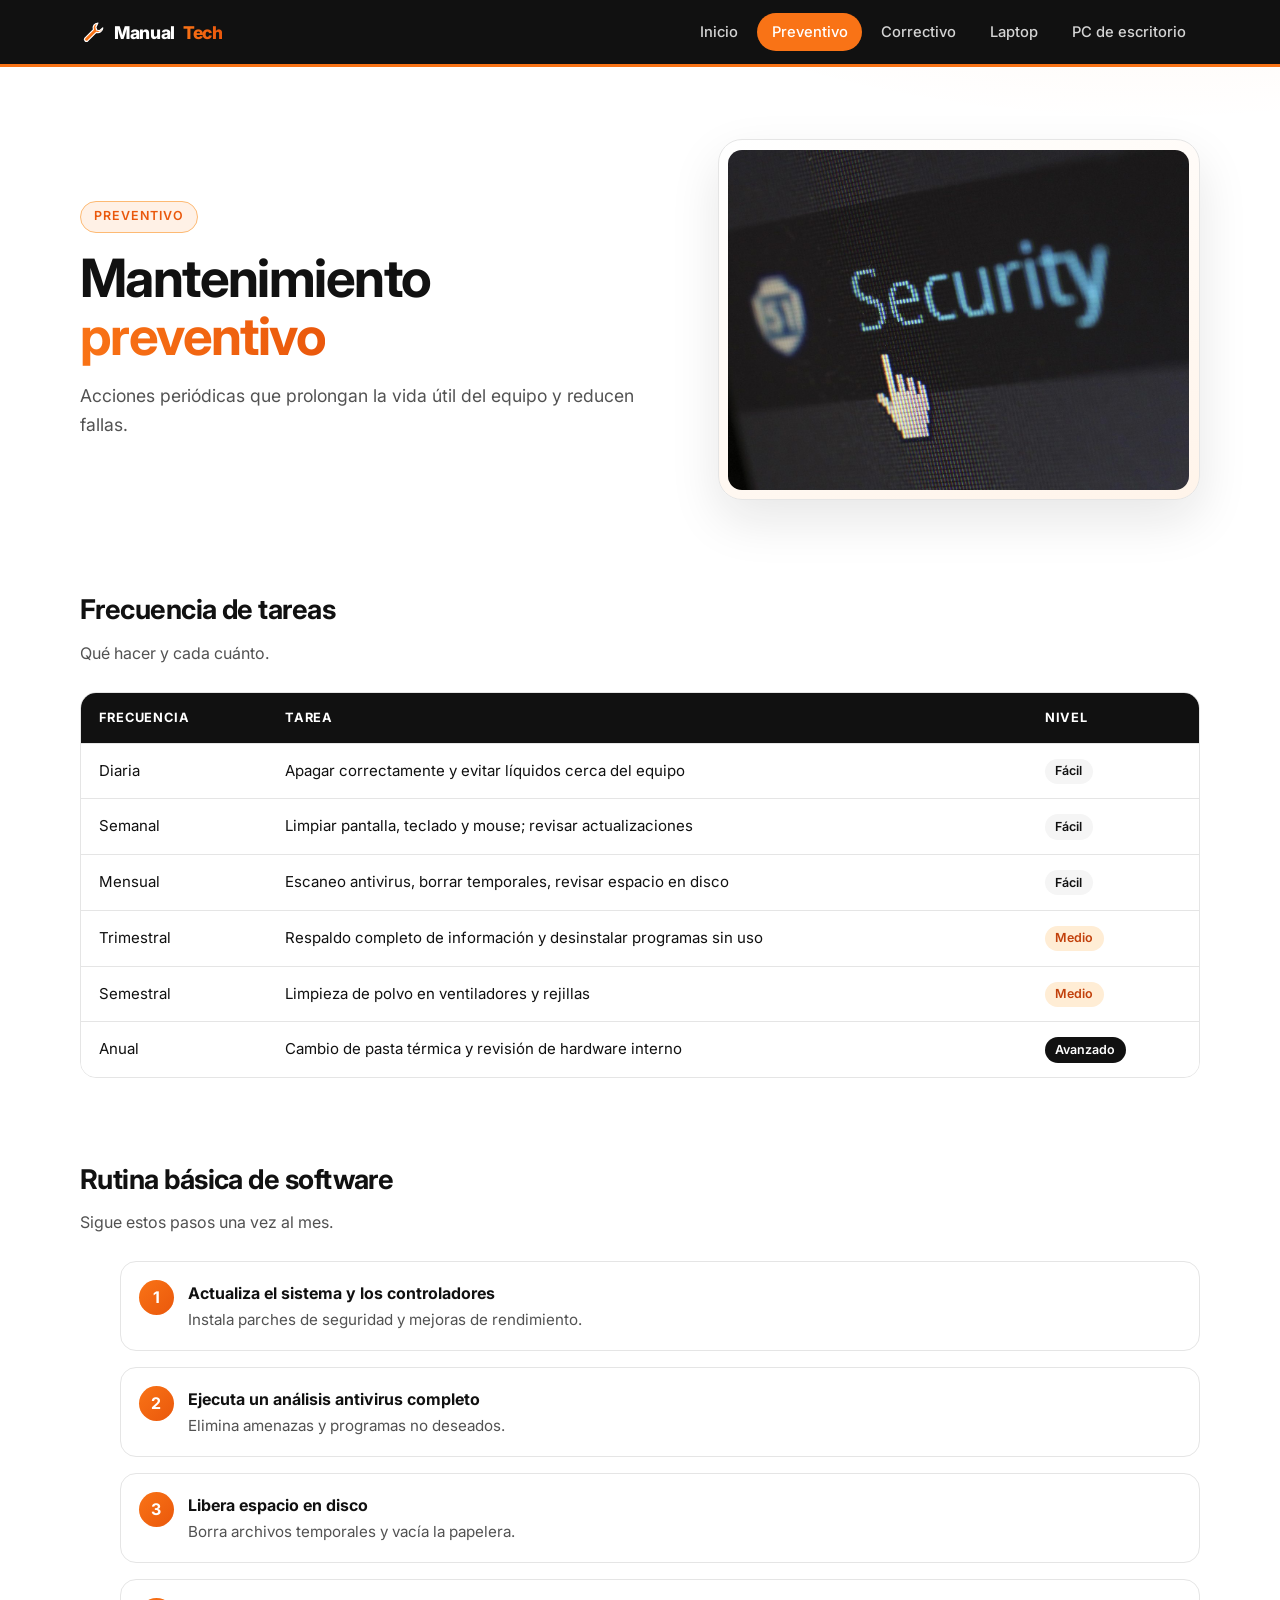
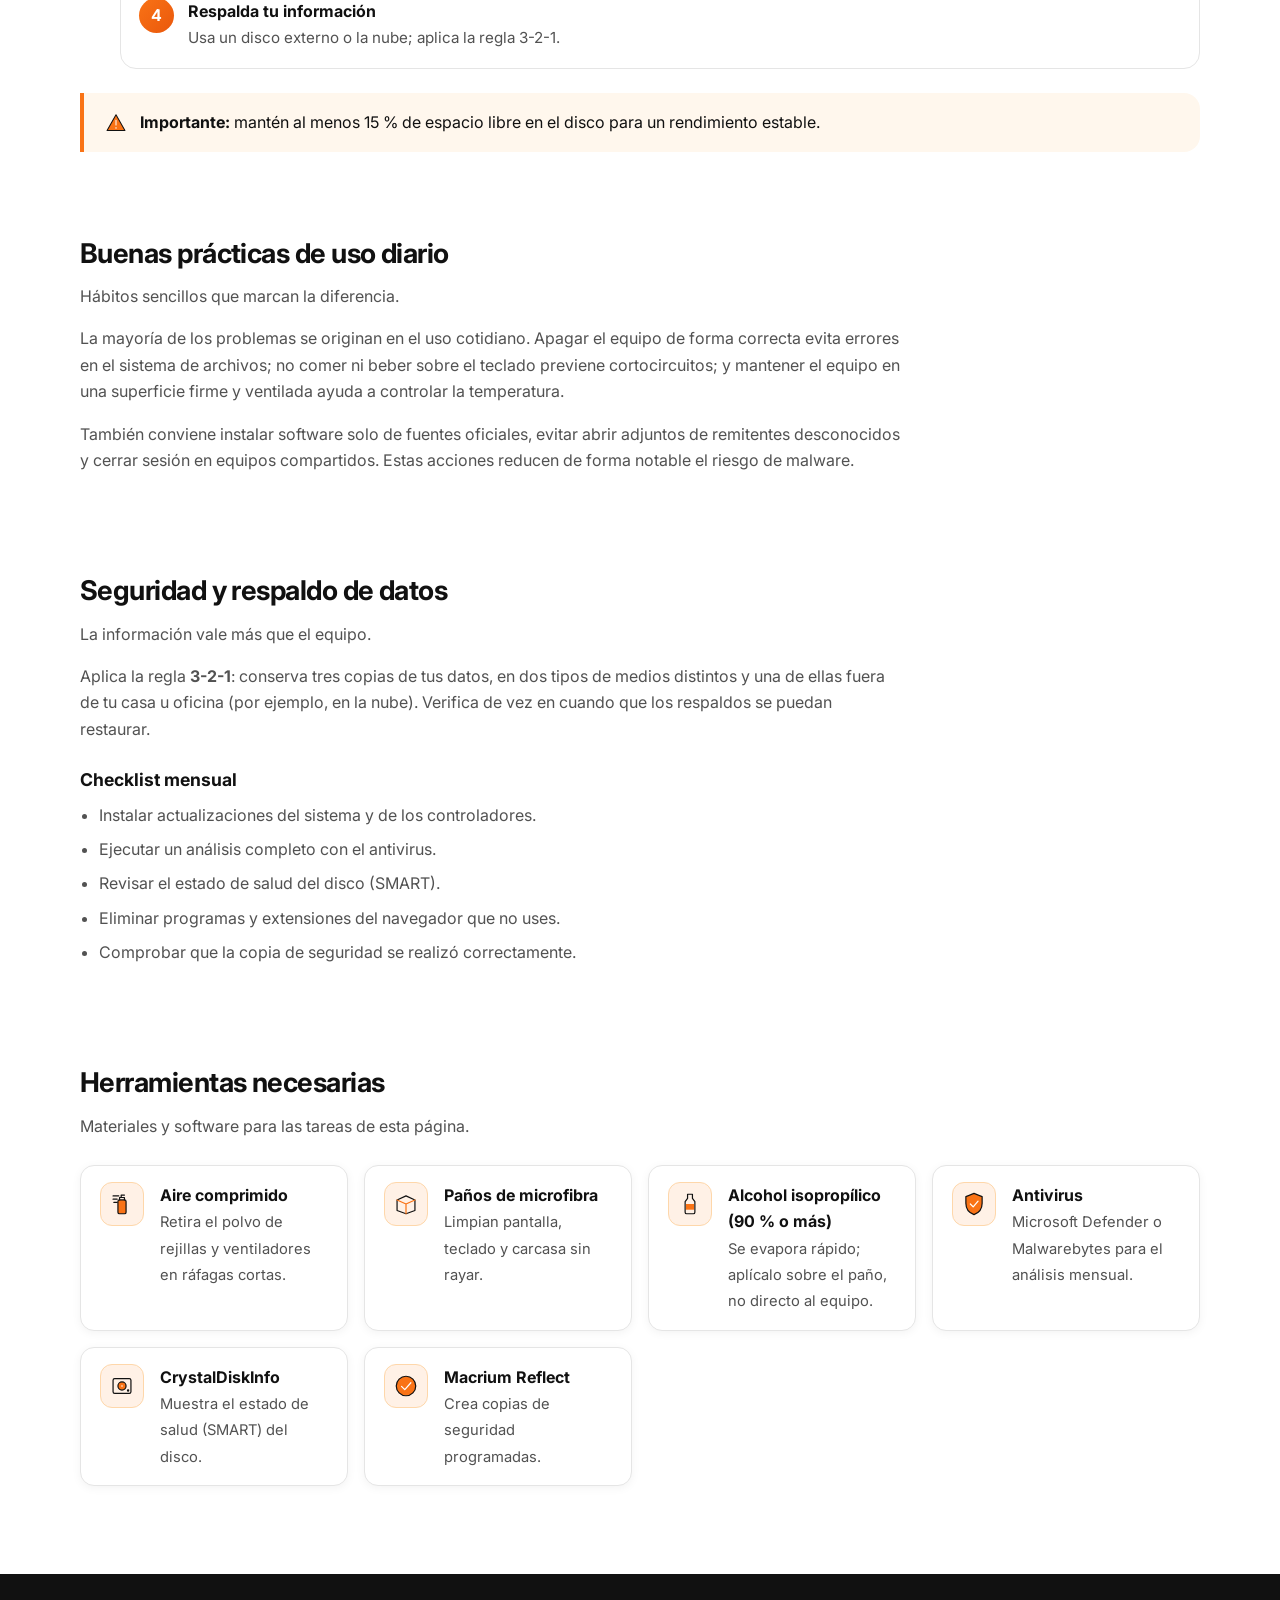
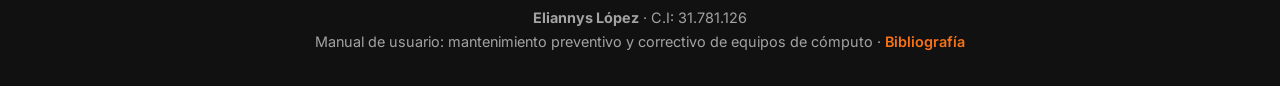
<file: preventivo.html>
<!DOCTYPE html>
<html lang="es">
<head>
<meta charset="UTF-8">
<meta name="viewport" content="width=device-width, initial-scale=1.0">
<meta name="description" content="Manual de mantenimiento preventivo y correctivo para laptop y PC de escritorio.">
<title>Mantenimiento preventivo | Manual de Mantenimiento</title>
<link rel="preconnect" href="https://fonts.googleapis.com">
<link rel="stylesheet" href="https://fonts.googleapis.com/css2?family=Inter:wght@400;500;600;700;800&display=swap">
<link rel="stylesheet" href="css/styles.css">
</head>
<body>
<header><div class="wrap"><a class="logo" href="index.html"><svg width="26" height="26" viewBox="0 0 64 64" fill="none" stroke="#fff" stroke-width="3" stroke-linecap="round" stroke-linejoin="round" aria-hidden="true"><path d="M44 10a12 12 0 0 0-11 16L12 47a5 5 0 0 0 7 7l21-21a12 12 0 0 0 16-11l-8 7-7-2-2-7z" fill="#f97316"/></svg> Manual<span>Tech</span></a>
<nav aria-label="Principal">
<a href="index.html">Inicio</a>
<a href="preventivo.html" aria-current="page">Preventivo</a>
<a href="correctivo.html">Correctivo</a>
<a href="laptop.html">Laptop</a>
<a href="escritorio.html">PC de escritorio</a>
</nav></div></header>
<main class="wrap">
<div class="hero"><div><span class="tag">Preventivo</span><h1>Mantenimiento <em>preventivo</em></h1><p class="lead">Acciones periódicas que prolongan la vida útil del equipo y reducen fallas.</p></div><div class="illus"><img src="img/fotos/seguridad.jpg" alt="Escudo de protección"></div></div>
<section><h2>Frecuencia de tareas</h2><p class="sub">Qué hacer y cada cuánto.</p>
<div class="table-box"><table><thead><tr><th>Frecuencia</th><th>Tarea</th><th>Nivel</th></tr></thead><tbody>
<tr><td>Diaria</td><td>Apagar correctamente y evitar líquidos cerca del equipo</td><td><span class="pill p-ok">Fácil</span></td></tr>
<tr><td>Semanal</td><td>Limpiar pantalla, teclado y mouse; revisar actualizaciones</td><td><span class="pill p-ok">Fácil</span></td></tr>
<tr><td>Mensual</td><td>Escaneo antivirus, borrar temporales, revisar espacio en disco</td><td><span class="pill p-ok">Fácil</span></td></tr>
<tr><td>Trimestral</td><td>Respaldo completo de información y desinstalar programas sin uso</td><td><span class="pill p-w">Medio</span></td></tr>
<tr><td>Semestral</td><td>Limpieza de polvo en ventiladores y rejillas</td><td><span class="pill p-w">Medio</span></td></tr>
<tr><td>Anual</td><td>Cambio de pasta térmica y revisión de hardware interno</td><td><span class="pill p-b">Avanzado</span></td></tr>
</tbody></table></div></section>
<section><h2>Rutina básica de software</h2><p class="sub">Sigue estos pasos una vez al mes.</p>
<ol class="steps">
<li><b>Actualiza el sistema y los controladores</b><span>Instala parches de seguridad y mejoras de rendimiento.</span></li>
<li><b>Ejecuta un análisis antivirus completo</b><span>Elimina amenazas y programas no deseados.</span></li>
<li><b>Libera espacio en disco</b><span>Borra archivos temporales y vacía la papelera.</span></li>
<li><b>Respalda tu información</b><span>Usa un disco externo o la nube; aplica la regla 3-2-1.</span></li>
</ol>
<div class="note"><img class="ni" src="img/icons/warn.svg" alt="" width="22" height="22"><div><b>Importante:</b> mantén al menos 15 % de espacio libre en el disco para un rendimiento estable.</div></div></section>
<section class="prose"><h2>Buenas prácticas de uso diario</h2><p class="sub">Hábitos sencillos que marcan la diferencia.</p><p>La mayoría de los problemas se originan en el uso cotidiano. Apagar el equipo de forma correcta evita errores en el sistema de archivos; no comer ni beber sobre el teclado previene cortocircuitos; y mantener el equipo en una superficie firme y ventilada ayuda a controlar la temperatura.</p><p>También conviene instalar software solo de fuentes oficiales, evitar abrir adjuntos de remitentes desconocidos y cerrar sesión en equipos compartidos. Estas acciones reducen de forma notable el riesgo de malware.</p></section>
<section class="prose"><h2>Seguridad y respaldo de datos</h2><p class="sub">La información vale más que el equipo.</p><p>Aplica la regla <b>3-2-1</b>: conserva tres copias de tus datos, en dos tipos de medios distintos y una de ellas fuera de tu casa u oficina (por ejemplo, en la nube). Verifica de vez en cuando que los respaldos se puedan restaurar.</p><h3>Checklist mensual</h3><ul class="list"><li>Instalar actualizaciones del sistema y de los controladores.</li><li>Ejecutar un análisis completo con el antivirus.</li><li>Revisar el estado de salud del disco (SMART).</li><li>Eliminar programas y extensiones del navegador que no uses.</li><li>Comprobar que la copia de seguridad se realizó correctamente.</li></ul></section>
<section><h2>Herramientas necesarias</h2><p class="sub">Materiales y software para las tareas de esta página.</p><div class="tools-wrap"><div class="tools"><div class="tool"><img src="img/icons/air.svg" alt="" width="40" height="40"><div><b>Aire comprimido</b><span>Retira el polvo de rejillas y ventiladores en ráfagas cortas.</span></div></div><div class="tool"><img src="img/icons/cloth.svg" alt="" width="40" height="40"><div><b>Paños de microfibra</b><span>Limpian pantalla, teclado y carcasa sin rayar.</span></div></div><div class="tool"><img src="img/icons/alcohol.svg" alt="" width="40" height="40"><div><b>Alcohol isopropílico (90 % o más)</b><span>Se evapora rápido; aplícalo sobre el paño, no directo al equipo.</span></div></div><div class="tool"><img src="img/icons/shield.svg" alt="" width="40" height="40"><div><b>Antivirus</b><span>Microsoft Defender o Malwarebytes para el análisis mensual.</span></div></div><div class="tool"><img src="img/icons/storage.svg" alt="" width="40" height="40"><div><b>CrystalDiskInfo</b><span>Muestra el estado de salud (SMART) del disco.</span></div></div><div class="tool"><img src="img/icons/check.svg" alt="" width="40" height="40"><div><b>Macrium Reflect</b><span>Crea copias de seguridad programadas.</span></div></div></div></div></section>
</main>
<footer><div class="wrap"><b>Eliannys López</b> · C.I: 31.781.126<br>Manual de usuario: mantenimiento preventivo y correctivo de equipos de cómputo · <a href="referencias.html">Bibliografía</a></div></footer>
</body>
</html>
</file>
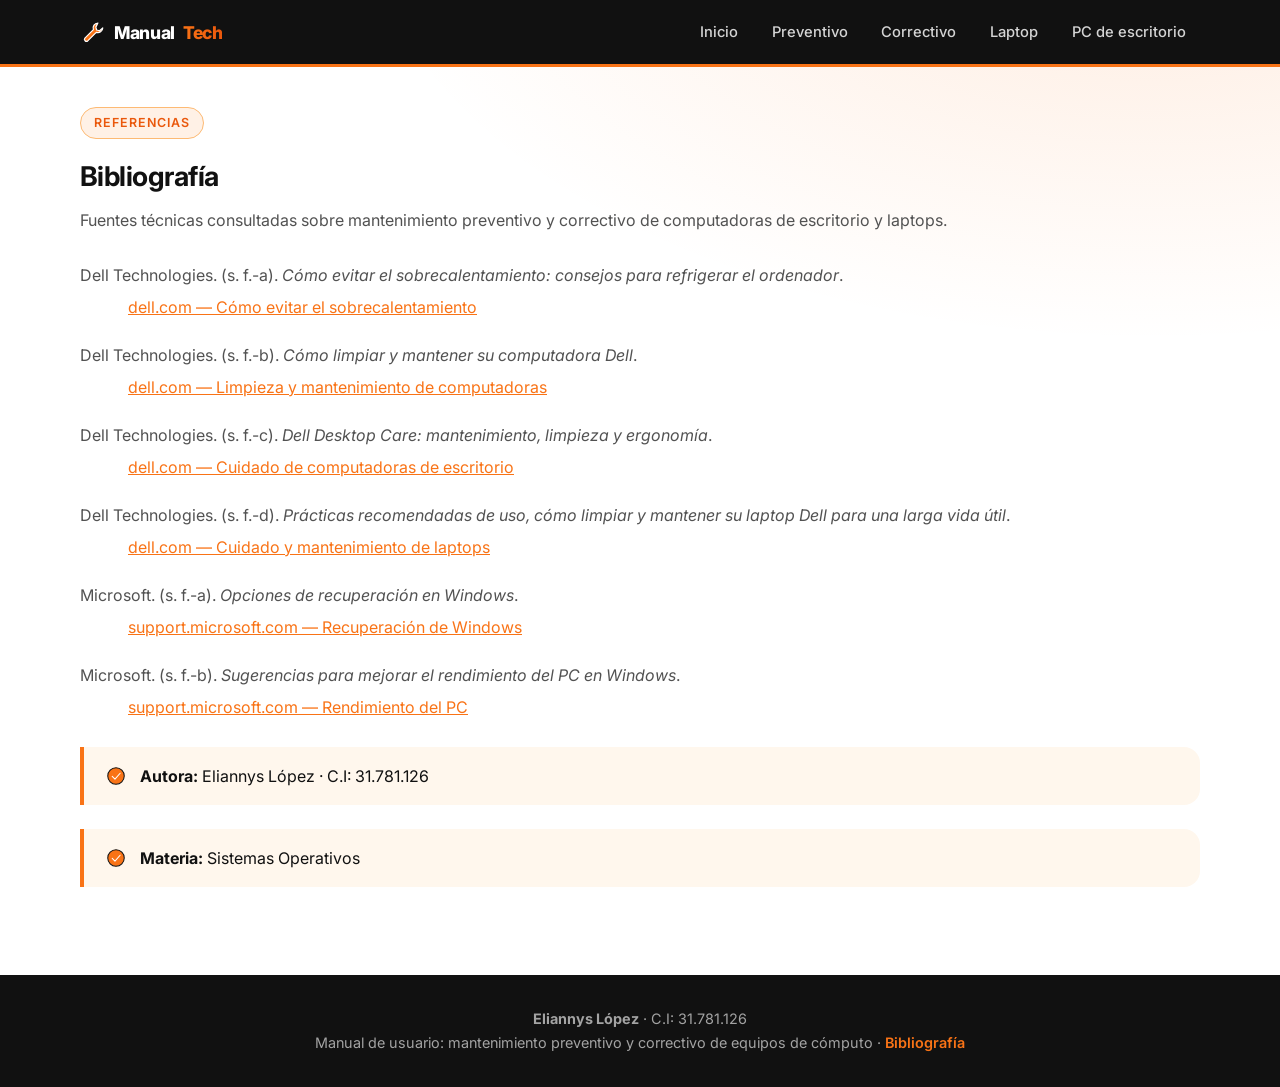
<file: referencias.html>
<!DOCTYPE html>
<html lang="es">
<head>
  <meta charset="UTF-8">
  <meta name="viewport" content="width=device-width, initial-scale=1.0">

  <meta
    name="description"
    content="Referencias bibliográficas sobre mantenimiento preventivo y correctivo de computadoras de escritorio y laptops."
  >

  <title>Bibliografía | Manual de Mantenimiento</title>

  <link rel="preconnect" href="https://fonts.googleapis.com">
  <link
    rel="stylesheet"
    href="https://fonts.googleapis.com/css2?family=Inter:wght@400;500;600;700;800&display=swap"
  >
  <link rel="stylesheet" href="css/styles.css">

  <style>
    /* Presentación de las referencias con sangría francesa. */
    .refs {
      list-style: none;
      padding-left: 0;
      margin: 1.5rem 0;
    }

    .refs li {
      padding-left: 1.27cm;
      text-indent: -1.27cm;
      margin-bottom: 1rem;
      line-height: 2;
      overflow-wrap: anywhere;
    }

    .refs a {
      overflow-wrap: anywhere;
    }
  </style>
</head>

<body>
  <header>
    <div class="wrap">
      <a class="logo" href="index.html">
        <svg
          width="26"
          height="26"
          viewBox="0 0 64 64"
          fill="none"
          stroke="#fff"
          stroke-width="3"
          stroke-linecap="round"
          stroke-linejoin="round"
          aria-hidden="true"
        >
          <path
            d="M44 10a12 12 0 0 0-11 16L12 47a5 5 0 0 0 7 7l21-21a12 12 0 0 0 16-11l-8 7-7-2-2-7z"
            fill="#f97316"
          />
        </svg>
        Manual<span>Tech</span>
      </a>

      <nav aria-label="Principal">
        <a href="index.html">Inicio</a>
        <a href="preventivo.html">Preventivo</a>
        <a href="correctivo.html">Correctivo</a>
        <a href="laptop.html">Laptop</a>
        <a href="escritorio.html">PC de escritorio</a>
      </nav>
    </div>
  </header>

  <main class="wrap">
  <section
    class="bibliografia"
    aria-labelledby="titulo-bibliografia"
  >
    <span class="tag">Referencias</span>

    <h2 id="titulo-bibliografia">Bibliografía</h2>

    <p class="sub">
      Fuentes técnicas consultadas sobre mantenimiento preventivo
      y correctivo de computadoras de escritorio y laptops.
    </p>

    <ul class="refs">
      <li>
        <p class="ref-text">
          Dell Technologies. (s. f.-a).
          <cite>Cómo evitar el sobrecalentamiento: consejos para
          refrigerar el ordenador</cite>.
        </p>

        <a
          class="ref-link"
          href="https://www.dell.com/support/contents/es-es/article/product-support/self-support-knowledgebase/battery-and-power/fan"
          aria-label="Consultar Cómo evitar el sobrecalentamiento en Dell Technologies"
        >dell.com — Cómo evitar el sobrecalentamiento</a>
      </li>

      <li>
        <p class="ref-text">
          Dell Technologies. (s. f.-b).
          <cite>Cómo limpiar y mantener su computadora Dell</cite>.
        </p>

        <a
          class="ref-link"
          href="https://www.dell.com/support/kbdoc/es-es/000124077/c%C3%B3mo-limpiar-y-mantener-su-computadora-dell"
          aria-label="Consultar Cómo limpiar y mantener su computadora Dell"
        >dell.com — Limpieza y mantenimiento de computadoras</a>
      </li>

      <li>
        <p class="ref-text">
          Dell Technologies. (s. f.-c).
          <cite>Dell Desktop Care: mantenimiento, limpieza
          y ergonomía</cite>.
        </p>

        <a
          class="ref-link"
          href="https://www.dell.com/support/kbdoc/es-ai/000184427/best-practices-for-product-use-and-handling-for-dell-desktops"
          aria-label="Consultar la guía de mantenimiento de computadoras de escritorio Dell"
        >dell.com — Cuidado de computadoras de escritorio</a>
      </li>

      <li>
        <p class="ref-text">
          Dell Technologies. (s. f.-d).
          <cite>Prácticas recomendadas de uso, cómo limpiar y mantener
          su laptop Dell para una larga vida útil</cite>.
        </p>

        <a
          class="ref-link"
          href="https://www.dell.com/support/kbdoc/es-ht/000124304/pr%C3%A1cticas-recomendadas-de-uso-c%C3%B3mo-limpiar-y-mantener-su-laptop-dell-para-una-larga-vida-%C3%BAtil"
          aria-label="Consultar la guía de limpieza y mantenimiento de laptops Dell"
        >dell.com — Cuidado y mantenimiento de laptops</a>
      </li>

      <li>
        <p class="ref-text">
          Microsoft. (s. f.-a).
          <cite>Opciones de recuperación en Windows</cite>.
        </p>

        <a
          class="ref-link"
          href="https://support.microsoft.com/es-es/windows/experience/backup-recovery/recovery-options-in-windows"
          aria-label="Consultar Opciones de recuperación en Windows en Microsoft"
        >support.microsoft.com — Recuperación de Windows</a>
      </li>

      <li>
        <p class="ref-text">
          Microsoft. (s. f.-b).
          <cite>Sugerencias para mejorar el rendimiento del PC
          en Windows</cite>.
        </p>

        <a
          class="ref-link"
          href="https://support.microsoft.com/es-es/windows/experience/performance-optimization/tips-to-improve-pc-performance-in-windows"
          aria-label="Consultar las sugerencias de Microsoft para mejorar el rendimiento del PC"
        >support.microsoft.com — Rendimiento del PC</a>
      </li>
    </ul>

    <div class="bibliografia-datos">
      <div class="note ok">
        <img
          class="ni"
          src="img/icons/check.svg"
          alt=""
          width="22"
          height="22"
        >
        <div>
          <b>Autora:</b> Eliannys López · C.I: 31.781.126
        </div>
      </div>

      <div class="note ok">
        <img
          class="ni"
          src="img/icons/check.svg"
          alt=""
          width="22"
          height="22"
        >
        <div>
          <b>Materia:</b> Sistemas Operativos
        </div>
      </div>
    </div>
  </section>
</main>

  <footer>
    <div class="wrap">
      <b>Eliannys López</b> · C.I: 31.781.126
      <br>
      Manual de usuario: mantenimiento preventivo y correctivo
      de equipos de cómputo ·
      <a href="referencias.html">Bibliografía</a>
    </div>
  </footer>
</body>
</html>
</file>
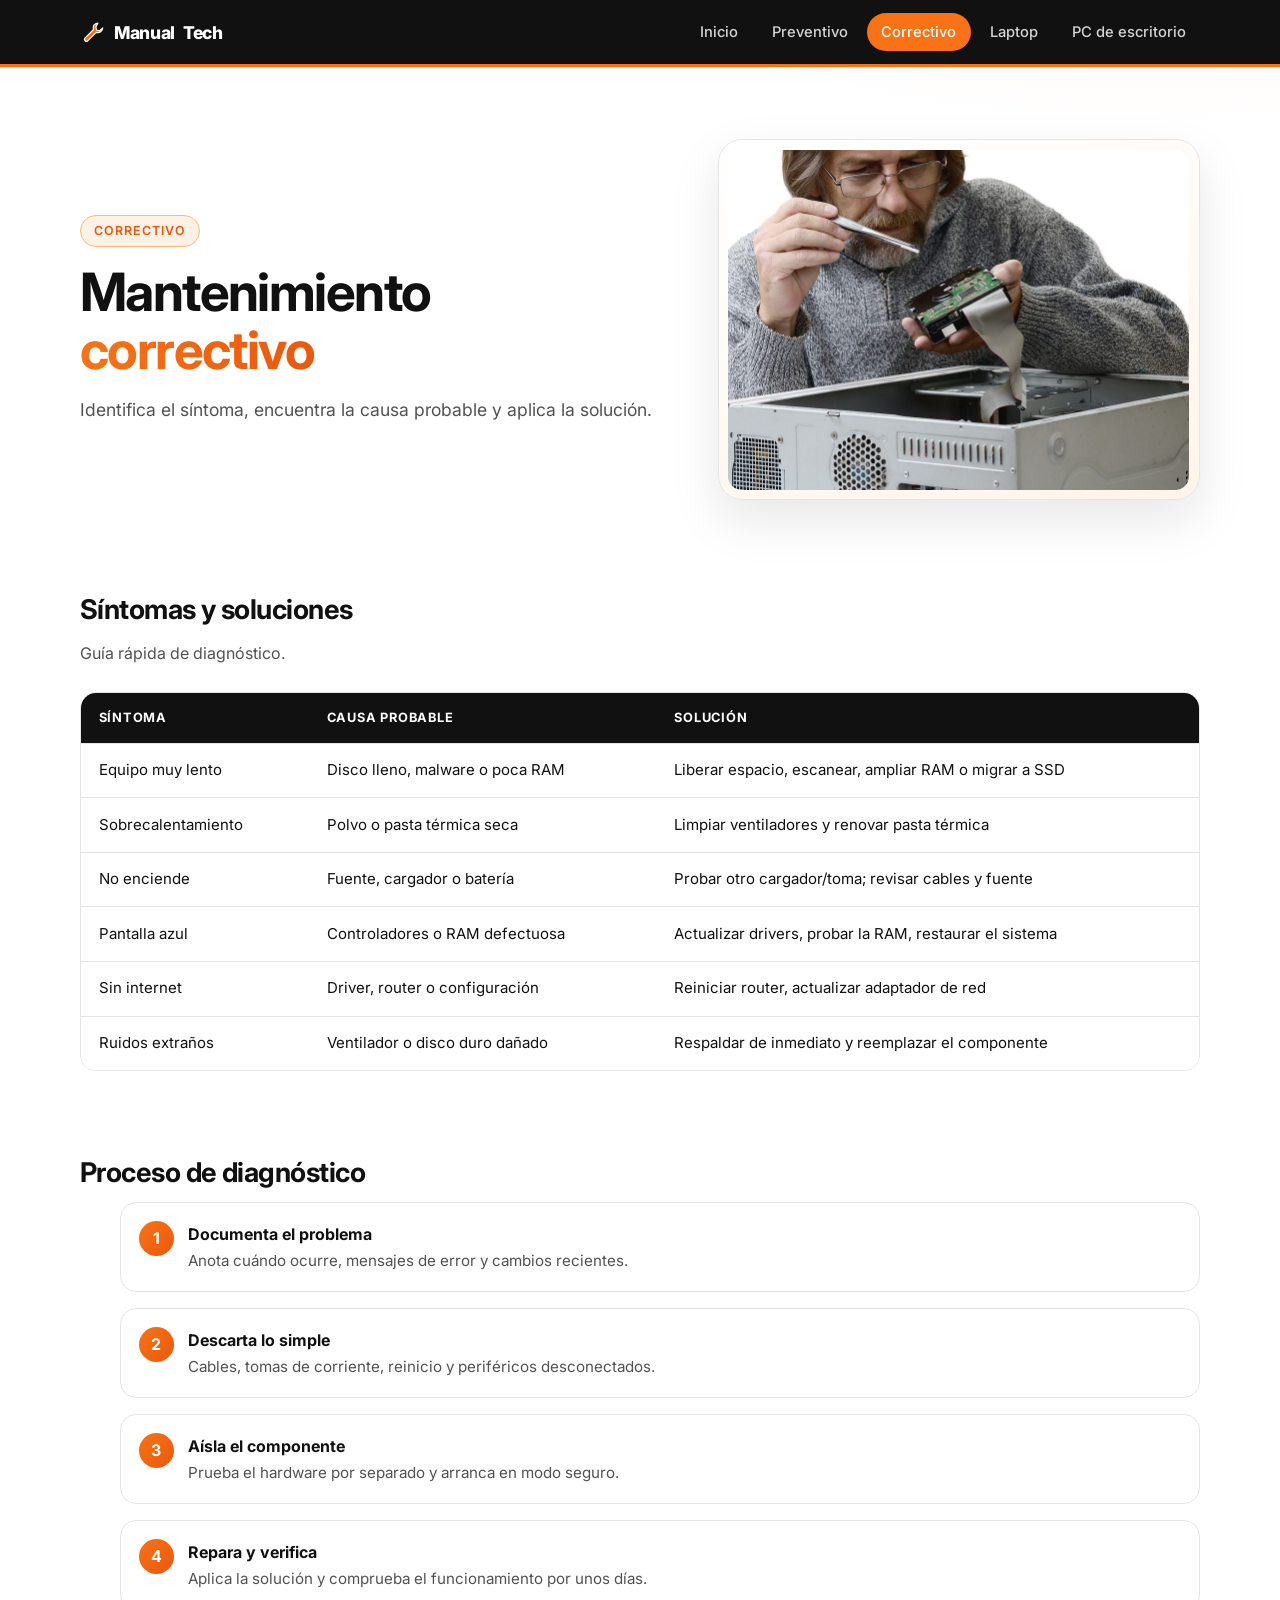
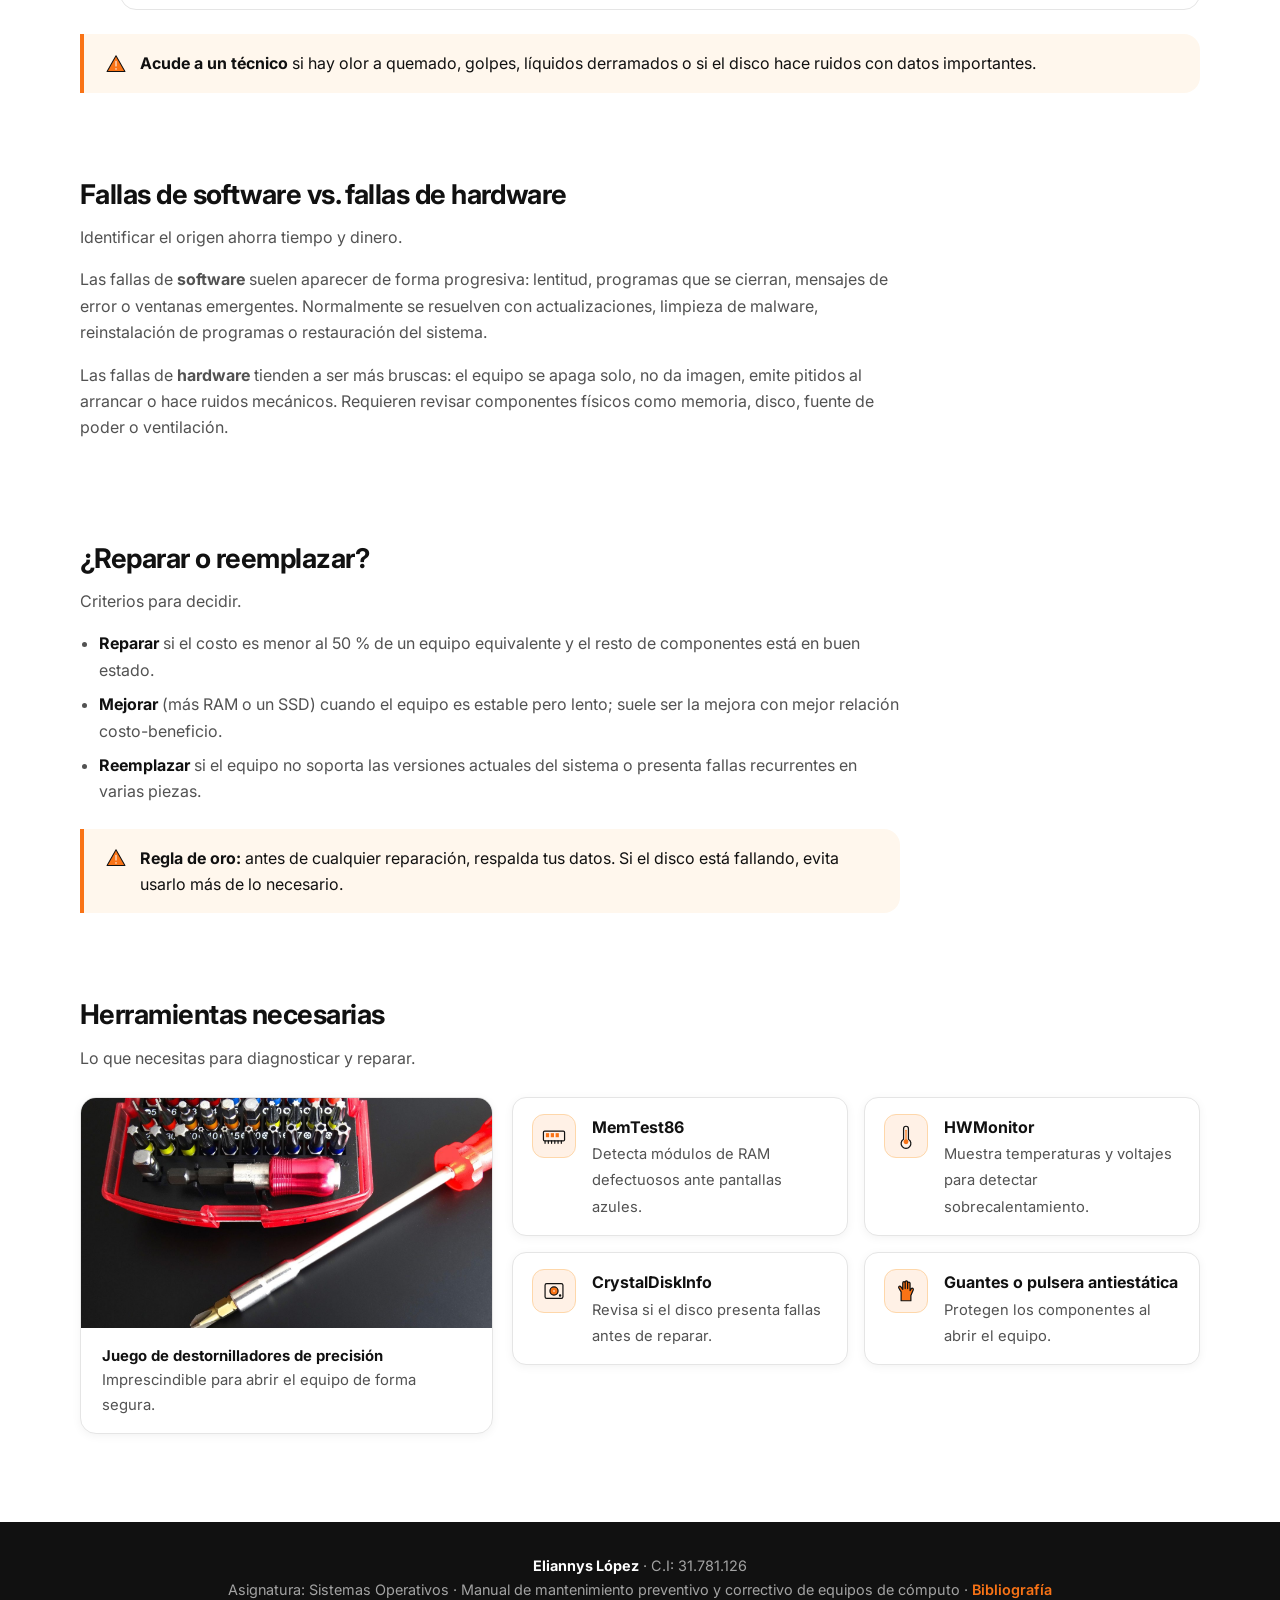
<file: public/correctivo.html>
<!doctype html>
<html lang="es">
  <head>
    <meta charset="UTF-8" />
    <meta name="viewport" content="width=device-width, initial-scale=1.0" />
    <meta
      name="description"
      content="Diagnóstico de síntomas y soluciones de mantenimiento correctivo en computadoras."
    />
    <meta name="author" content="Eliannys López" />
    <meta name="theme-color" content="#111111" />
    <meta property="og:type" content="website" />
    <meta property="og:locale" content="es_VE" />
    <meta property="og:title" content="Mantenimiento correctivo | Manual de Mantenimiento" />
    <meta
      property="og:description"
      content="Diagnóstico de síntomas y soluciones de mantenimiento correctivo en computadoras."
    />
    <title>Mantenimiento correctivo | Manual de Mantenimiento</title>
    <link rel="icon" type="image/svg+xml" href="favicon.svg" />
    <link rel="preconnect" href="https://fonts.googleapis.com" />
    <link rel="preconnect" href="https://fonts.gstatic.com" crossorigin />
    <link
      rel="stylesheet"
      href="https://fonts.googleapis.com/css2?family=Inter:wght@400;500;600;700;800&display=swap"
    />
    <link rel="stylesheet" href="css/styles.css" />
  </head>
  <body>
    <a class="skip-link" href="#contenido">Saltar al contenido</a>
    <!-- Encabezado y navegación -->
    <header>
      <div class="wrap">
        <a class="logo" href="index.html">
          <svg
            width="26"
            height="26"
            viewBox="0 0 64 64"
            fill="none"
            stroke="#fff"
            stroke-width="3"
            stroke-linecap="round"
            stroke-linejoin="round"
            aria-hidden="true"
          >
            <path
              d="M44 10a12 12 0 0 0-11 16L12 47a5 5 0 0 0 7 7l21-21a12 12 0 0 0 16-11l-8 7-7-2-2-7z"
              fill="#f97316"
            />
          </svg>
          Manual<span>Tech</span></a
        >
        <nav aria-label="Principal">
          <a href="index.html">Inicio</a>
          <a href="preventivo.html">Preventivo</a>
          <a href="correctivo.html" aria-current="page">Correctivo</a>
          <a href="laptop.html">Laptop</a>
          <a href="escritorio.html">PC de escritorio</a>
        </nav>
      </div>
    </header>
    <!-- Contenido principal -->
    <main id="contenido" class="wrap">
      <!-- Portada -->
      <div class="hero">
        <div>
          <span class="tag">Correctivo</span>
          <h1>Mantenimiento <em>correctivo</em></h1>
          <p class="lead">
            Identifica el síntoma, encuentra la causa probable y aplica la solución.
          </p>
        </div>
        <div class="illus">
          <img
            src="img/fotos/tecnico-pc.jpg"
            width="924"
            height="1400"
            decoding="async"
            alt="Lupa de diagnóstico"
          />
        </div>
      </div>
      <!-- Síntomas y soluciones -->
      <section>
        <h2>Síntomas y soluciones</h2>
        <p class="sub">Guía rápida de diagnóstico.</p>
        <div class="table-box">
          <table>
            <thead>
              <tr>
                <th>Síntoma</th>
                <th>Causa probable</th>
                <th>Solución</th>
              </tr>
            </thead>
            <tbody>
              <tr>
                <td>Equipo muy lento</td>
                <td>Disco lleno, malware o poca RAM</td>
                <td>Liberar espacio, escanear, ampliar RAM o migrar a SSD</td>
              </tr>
              <tr>
                <td>Sobrecalentamiento</td>
                <td>Polvo o pasta térmica seca</td>
                <td>Limpiar ventiladores y renovar pasta térmica</td>
              </tr>
              <tr>
                <td>No enciende</td>
                <td>Fuente, cargador o batería</td>
                <td>Probar otro cargador/toma; revisar cables y fuente</td>
              </tr>
              <tr>
                <td>Pantalla azul</td>
                <td>Controladores o RAM defectuosa</td>
                <td>Actualizar drivers, probar la RAM, restaurar el sistema</td>
              </tr>
              <tr>
                <td>Sin internet</td>
                <td>Driver, router o configuración</td>
                <td>Reiniciar router, actualizar adaptador de red</td>
              </tr>
              <tr>
                <td>Ruidos extraños</td>
                <td>Ventilador o disco duro dañado</td>
                <td>Respaldar de inmediato y reemplazar el componente</td>
              </tr>
            </tbody>
          </table>
        </div>
      </section>
      <!-- Proceso de diagnóstico -->
      <section>
        <h2>Proceso de diagnóstico</h2>
        <ol class="steps">
          <li>
            <b>Documenta el problema</b>
            <span>Anota cuándo ocurre, mensajes de error y cambios recientes.</span>
          </li>
          <li>
            <b>Descarta lo simple</b>
            <span>Cables, tomas de corriente, reinicio y periféricos desconectados.</span>
          </li>
          <li>
            <b>Aísla el componente</b>
            <span>Prueba el hardware por separado y arranca en modo seguro.</span>
          </li>
          <li>
            <b>Repara y verifica</b>
            <span>Aplica la solución y comprueba el funcionamiento por unos días.</span>
          </li>
        </ol>
        <div class="note">
          <img class="ni" src="img/icons/warn.svg" alt="" width="22" height="22" />
          <div>
            <b>Acude a un técnico</b> si hay olor a quemado, golpes, líquidos derramados o si el
            disco hace ruidos con datos importantes.
          </div>
        </div>
      </section>
      <!-- Fallas de software vs. fallas de hardware -->
      <section class="prose">
        <h2>Fallas de software vs. fallas de hardware</h2>
        <p class="sub">Identificar el origen ahorra tiempo y dinero.</p>
        <p>
          Las fallas de <b>software</b> suelen aparecer de forma progresiva: lentitud, programas que
          se cierran, mensajes de error o ventanas emergentes. Normalmente se resuelven con
          actualizaciones, limpieza de malware, reinstalación de programas o restauración del
          sistema.
        </p>
        <p>
          Las fallas de <b>hardware</b> tienden a ser más bruscas: el equipo se apaga solo, no da
          imagen, emite pitidos al arrancar o hace ruidos mecánicos. Requieren revisar componentes
          físicos como memoria, disco, fuente de poder o ventilación.
        </p>
      </section>
      <!-- ¿Reparar o reemplazar? -->
      <section class="prose">
        <h2>¿Reparar o reemplazar?</h2>
        <p class="sub">Criterios para decidir.</p>
        <ul class="list">
          <li>
            <b>Reparar</b> si el costo es menor al 50 % de un equipo equivalente y el resto de
            componentes está en buen estado.
          </li>
          <li>
            <b>Mejorar</b> (más RAM o un SSD) cuando el equipo es estable pero lento; suele ser la
            mejora con mejor relación costo-beneficio.
          </li>
          <li>
            <b>Reemplazar</b> si el equipo no soporta las versiones actuales del sistema o presenta
            fallas recurrentes en varias piezas.
          </li>
        </ul>
        <div class="note">
          <img class="ni" src="img/icons/warn.svg" alt="" width="22" height="22" />
          <div>
            <b>Regla de oro:</b> antes de cualquier reparación, respalda tus datos. Si el disco está
            fallando, evita usarlo más de lo necesario.
          </div>
        </div>
      </section>
      <!-- Herramientas necesarias -->
      <section>
        <h2>Herramientas necesarias</h2>
        <p class="sub">Lo que necesitas para diagnosticar y reparar.</p>
        <div class="tools-wrap has-photo">
          <figure class="card tphoto">
            <img
              src="img/fotos/destornilladores.jpg"
              width="1400"
              height="1050"
              decoding="async"
              alt="Juego de destornilladores de precisión"
              loading="lazy"
            />
            <figcaption>
              <b>Juego de destornilladores de precisión</b>Imprescindible para abrir el equipo de
              forma segura.
            </figcaption>
          </figure>
          <div class="tools">
            <div class="tool">
              <img src="img/icons/ram.svg" alt="" width="40" height="40" />
              <div>
                <b>MemTest86</b>
                <span>Detecta módulos de RAM defectuosos ante pantallas azules.</span>
              </div>
            </div>
            <div class="tool">
              <img src="img/icons/thermo.svg" alt="" width="40" height="40" />
              <div>
                <b>HWMonitor</b>
                <span>Muestra temperaturas y voltajes para detectar sobrecalentamiento.</span>
              </div>
            </div>
            <div class="tool">
              <img src="img/icons/storage.svg" alt="" width="40" height="40" />
              <div>
                <b>CrystalDiskInfo</b>
                <span>Revisa si el disco presenta fallas antes de reparar.</span>
              </div>
            </div>
            <div class="tool">
              <img src="img/icons/glove.svg" alt="" width="40" height="40" />
              <div>
                <b>Guantes o pulsera antiestática</b>
                <span>Protegen los componentes al abrir el equipo.</span>
              </div>
            </div>
          </div>
        </div>
      </section>
    </main>
    <!-- Pie de página -->
    <footer>
      <div class="wrap">
        <b>Eliannys López</b> · C.I: 31.781.126<br />Asignatura: Sistemas Operativos · Manual de
        mantenimiento preventivo y correctivo de equipos de cómputo ·
        <a href="referencias.html">Bibliografía</a>
      </div>
    </footer>
  </body>
</html>
</file>
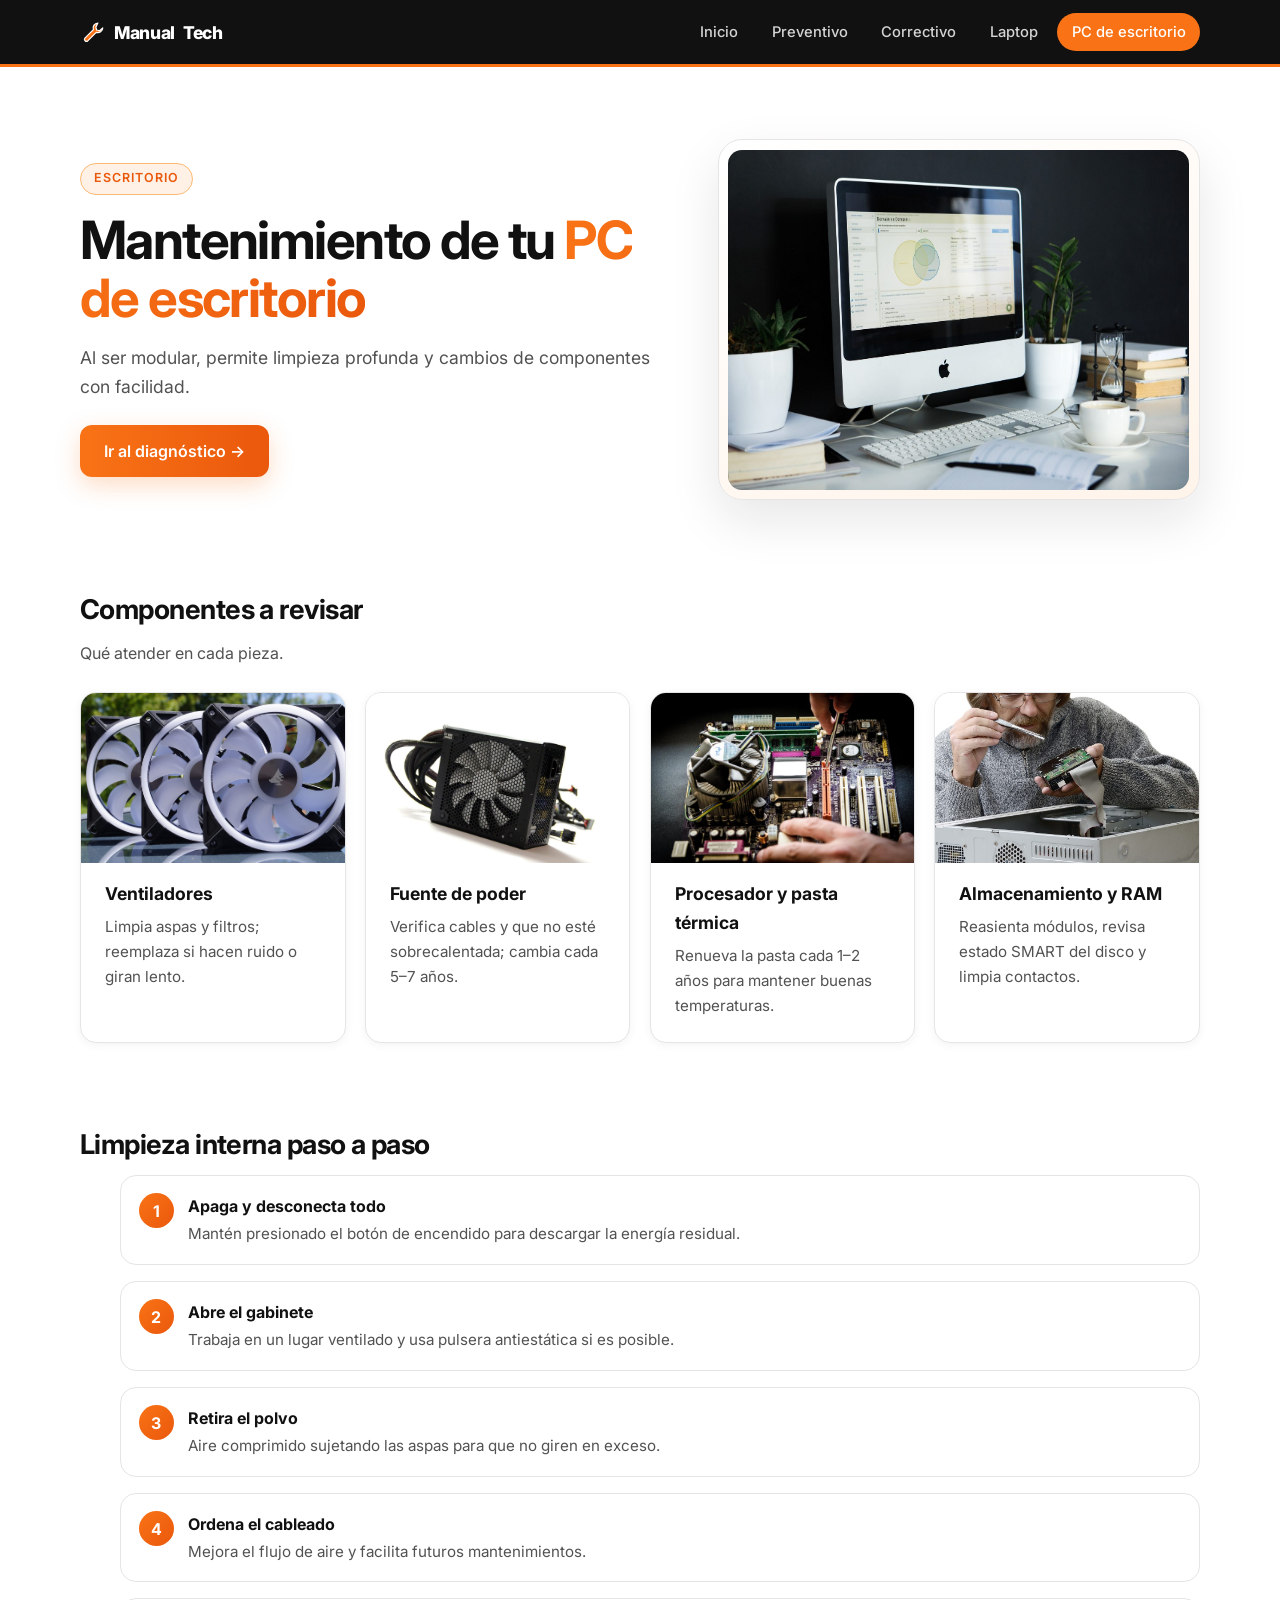
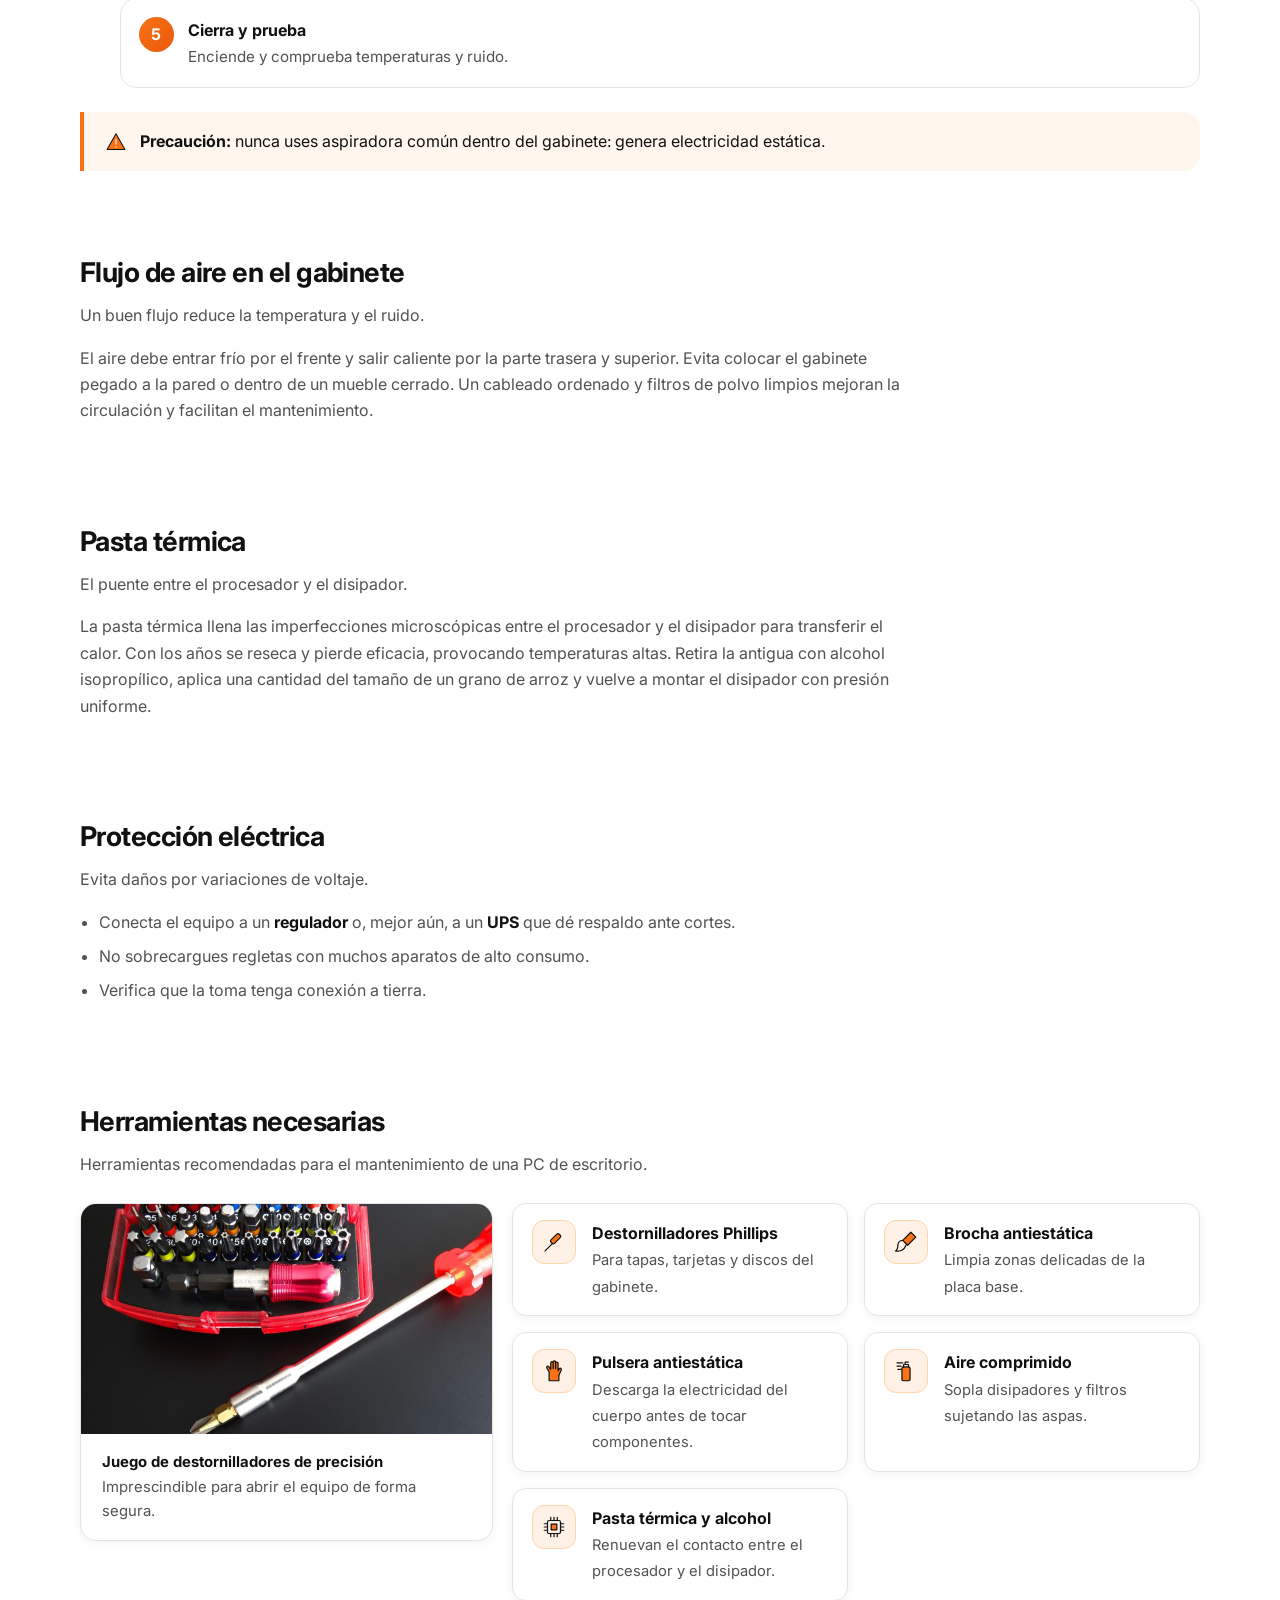
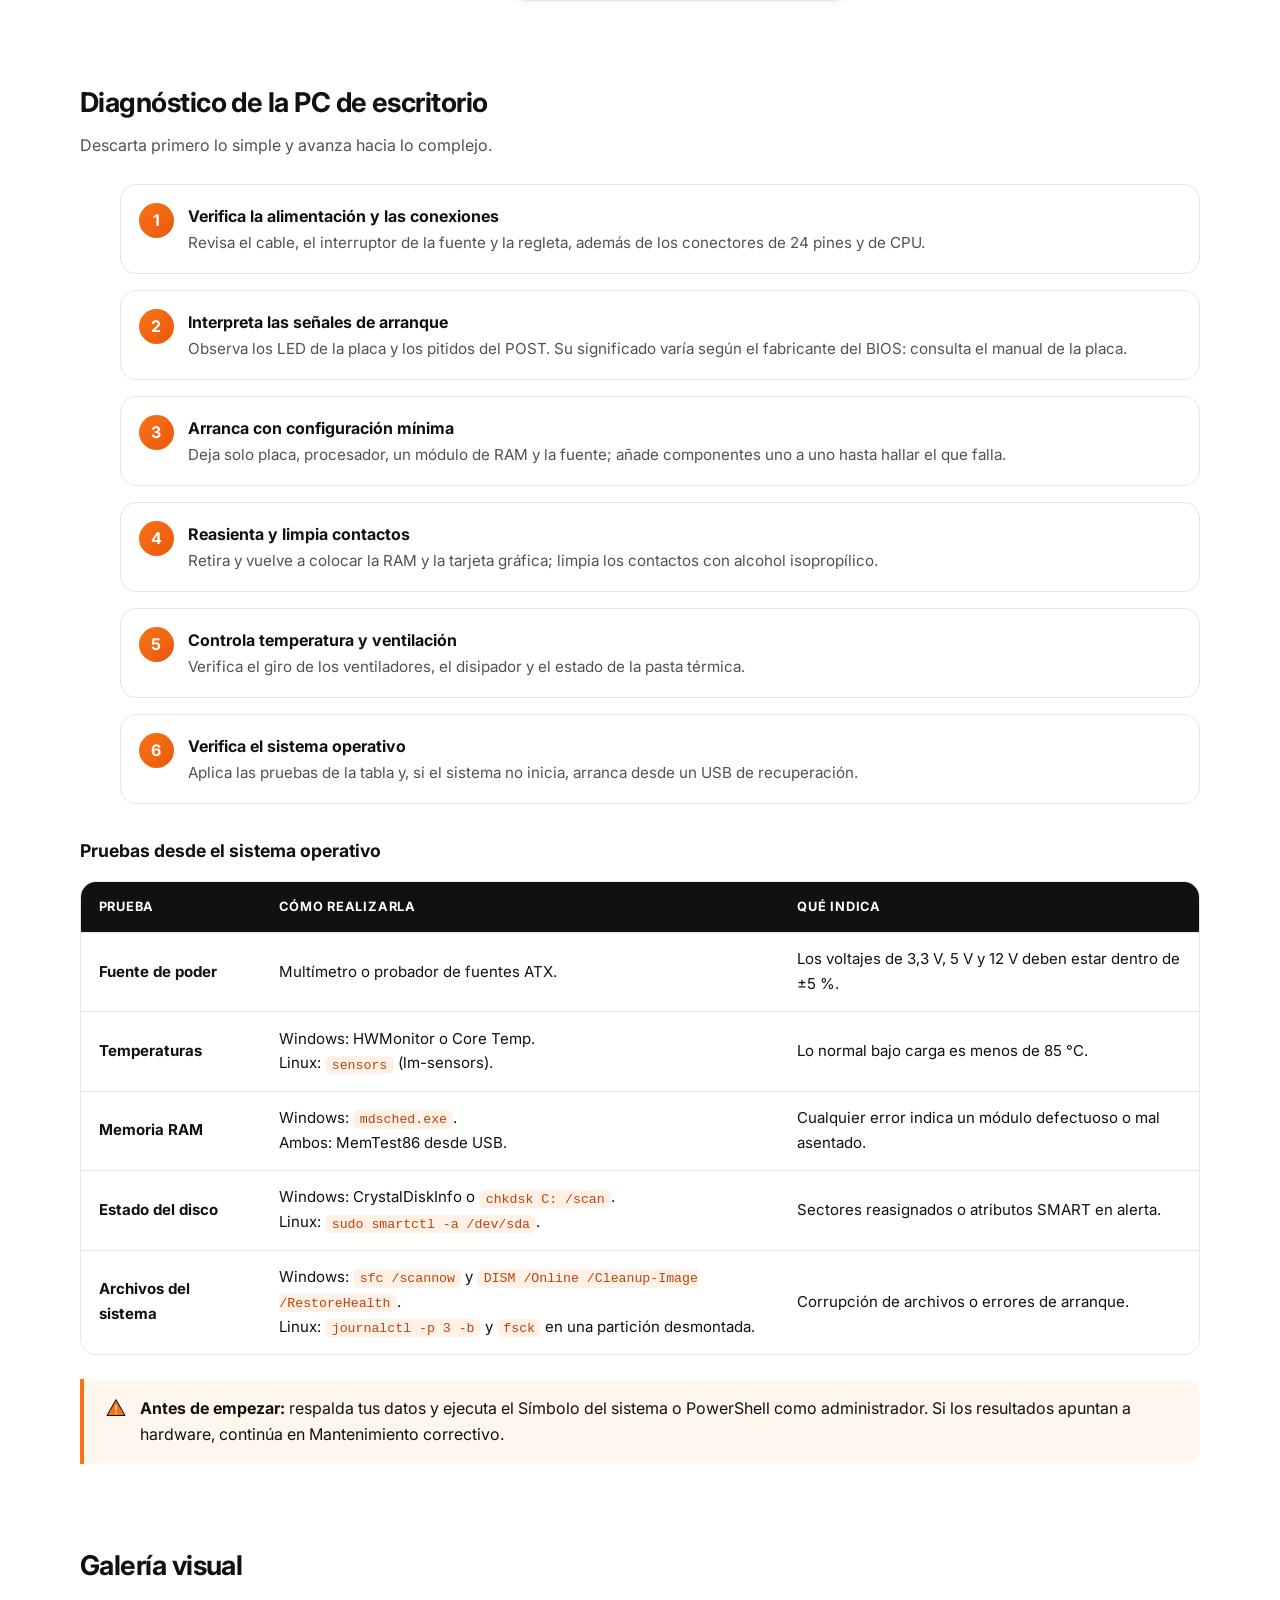
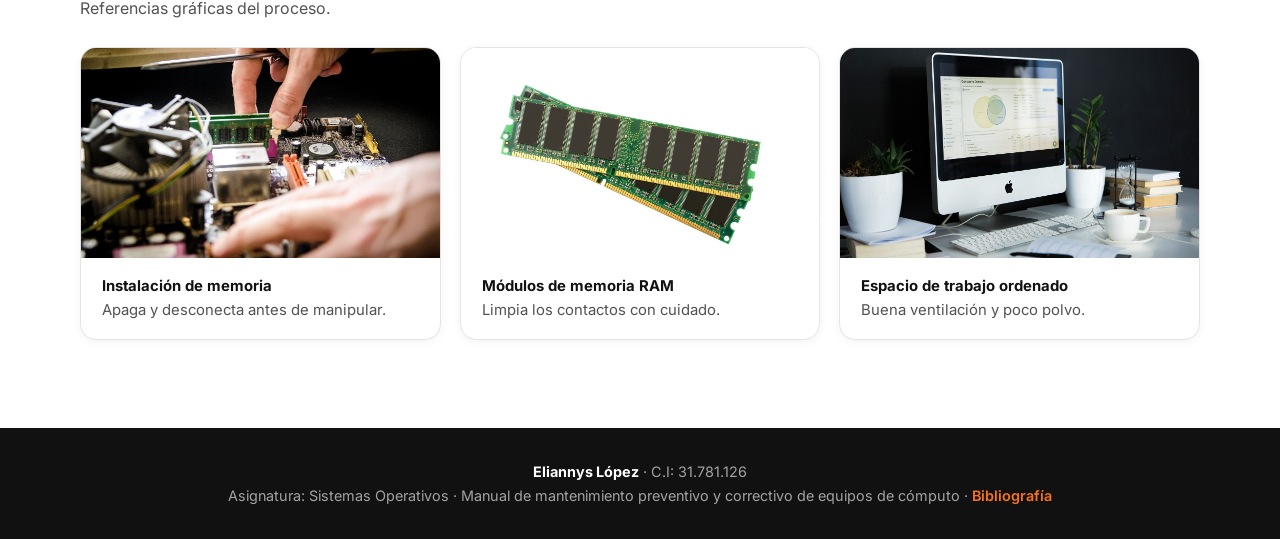
<file: public/escritorio.html>
<!doctype html>
<html lang="es">
  <head>
    <meta charset="UTF-8" />
    <meta name="viewport" content="width=device-width, initial-scale=1.0" />
    <meta
      name="description"
      content="Limpieza interna, herramientas y diagnóstico paso a paso para PC de escritorio."
    />
    <meta name="author" content="Eliannys López" />
    <meta name="theme-color" content="#111111" />
    <meta property="og:type" content="website" />
    <meta property="og:locale" content="es_VE" />
    <meta property="og:title" content="PC de escritorio | Manual de Mantenimiento" />
    <meta
      property="og:description"
      content="Limpieza interna, herramientas y diagnóstico paso a paso para PC de escritorio."
    />
    <title>PC de escritorio | Manual de Mantenimiento</title>
    <link rel="icon" type="image/svg+xml" href="favicon.svg" />
    <link rel="preconnect" href="https://fonts.googleapis.com" />
    <link rel="preconnect" href="https://fonts.gstatic.com" crossorigin />
    <link
      rel="stylesheet"
      href="https://fonts.googleapis.com/css2?family=Inter:wght@400;500;600;700;800&display=swap"
    />
    <link rel="stylesheet" href="css/styles.css" />
  </head>
  <body>
    <a class="skip-link" href="#contenido">Saltar al contenido</a>
    <!-- Encabezado y navegación -->
    <header>
      <div class="wrap">
        <a class="logo" href="index.html">
          <svg
            width="26"
            height="26"
            viewBox="0 0 64 64"
            fill="none"
            stroke="#fff"
            stroke-width="3"
            stroke-linecap="round"
            stroke-linejoin="round"
            aria-hidden="true"
          >
            <path
              d="M44 10a12 12 0 0 0-11 16L12 47a5 5 0 0 0 7 7l21-21a12 12 0 0 0 16-11l-8 7-7-2-2-7z"
              fill="#f97316"
            />
          </svg>
          Manual<span>Tech</span></a
        >
        <nav aria-label="Principal">
          <a href="index.html">Inicio</a>
          <a href="preventivo.html">Preventivo</a>
          <a href="correctivo.html">Correctivo</a>
          <a href="laptop.html">Laptop</a>
          <a href="escritorio.html" aria-current="page">PC de escritorio</a>
        </nav>
      </div>
    </header>
    <!-- Contenido principal -->
    <main id="contenido" class="wrap">
      <!-- Portada -->
      <div class="hero">
        <div>
          <span class="tag">Escritorio</span>
          <h1>Mantenimiento de tu <em>PC de escritorio</em></h1>
          <p class="lead">
            Al ser modular, permite limpieza profunda y cambios de componentes con facilidad.
          </p>
          <a class="btn" href="#diagnostico">Ir al diagnóstico →</a>
        </div>
        <div class="illus">
          <img
            src="img/fotos/escritorio-plantas.jpg"
            width="1400"
            height="933"
            decoding="async"
            alt="Ilustración de una PC de escritorio"
          />
        </div>
      </div>
      <!-- Componentes a revisar -->
      <section>
        <h2>Componentes a revisar</h2>
        <p class="sub">Qué atender en cada pieza.</p>
        <div class="grid">
          <div class="card">
            <img
              class="thumb"
              src="img/fotos/ventiladores.jpg"
              width="1400"
              height="786"
              decoding="async"
              alt="Ventiladores"
              loading="lazy"
            />
            <h3>Ventiladores</h3>
            <p>Limpia aspas y filtros; reemplaza si hacen ruido o giran lento.</p>
          </div>
          <div class="card">
            <img
              class="thumb"
              src="img/fotos/fuente-poder.jpg"
              width="1400"
              height="933"
              decoding="async"
              alt="Fuente de poder"
              loading="lazy"
            />
            <h3>Fuente de poder</h3>
            <p>Verifica cables y que no esté sobrecalentada; cambia cada 5–7 años.</p>
          </div>
          <div class="card">
            <img
              class="thumb"
              src="img/fotos/placa-ventilador.jpg"
              width="1400"
              height="927"
              decoding="async"
              alt="Procesador y pasta térmica"
              loading="lazy"
            />
            <h3>Procesador y pasta térmica</h3>
            <p>Renueva la pasta cada 1–2 años para mantener buenas temperaturas.</p>
          </div>
          <div class="card">
            <img
              class="thumb"
              src="img/fotos/tecnico-pc.jpg"
              width="924"
              height="1400"
              decoding="async"
              alt="Almacenamiento y RAM"
              loading="lazy"
            />
            <h3>Almacenamiento y RAM</h3>
            <p>Reasienta módulos, revisa estado SMART del disco y limpia contactos.</p>
          </div>
        </div>
      </section>
      <!-- Limpieza interna paso a paso -->
      <section>
        <h2>Limpieza interna paso a paso</h2>
        <ol class="steps">
          <li>
            <b>Apaga y desconecta todo</b>
            <span>Mantén presionado el botón de encendido para descargar la energía residual.</span>
          </li>
          <li>
            <b>Abre el gabinete</b>
            <span>Trabaja en un lugar ventilado y usa pulsera antiestática si es posible.</span>
          </li>
          <li>
            <b>Retira el polvo</b>
            <span>Aire comprimido sujetando las aspas para que no giren en exceso.</span>
          </li>
          <li>
            <b>Ordena el cableado</b>
            <span>Mejora el flujo de aire y facilita futuros mantenimientos.</span>
          </li>
          <li><b>Cierra y prueba</b><span>Enciende y comprueba temperaturas y ruido.</span></li>
        </ol>
        <div class="note">
          <img class="ni" src="img/icons/warn.svg" alt="" width="22" height="22" />
          <div>
            <b>Precaución:</b> nunca uses aspiradora común dentro del gabinete: genera electricidad
            estática.
          </div>
        </div>
      </section>
      <!-- Flujo de aire en el gabinete -->
      <section class="prose">
        <h2>Flujo de aire en el gabinete</h2>
        <p class="sub">Un buen flujo reduce la temperatura y el ruido.</p>
        <p>
          El aire debe entrar frío por el frente y salir caliente por la parte trasera y superior.
          Evita colocar el gabinete pegado a la pared o dentro de un mueble cerrado. Un cableado
          ordenado y filtros de polvo limpios mejoran la circulación y facilitan el mantenimiento.
        </p>
      </section>
      <!-- Pasta térmica -->
      <section class="prose">
        <h2>Pasta térmica</h2>
        <p class="sub">El puente entre el procesador y el disipador.</p>
        <p>
          La pasta térmica llena las imperfecciones microscópicas entre el procesador y el disipador
          para transferir el calor. Con los años se reseca y pierde eficacia, provocando
          temperaturas altas. Retira la antigua con alcohol isopropílico, aplica una cantidad del
          tamaño de un grano de arroz y vuelve a montar el disipador con presión uniforme.
        </p>
      </section>
      <!-- Protección eléctrica -->
      <section class="prose">
        <h2>Protección eléctrica</h2>
        <p class="sub">Evita daños por variaciones de voltaje.</p>
        <ul class="list">
          <li>
            Conecta el equipo a un <b>regulador</b> o, mejor aún, a un <b>UPS</b> que dé respaldo
            ante cortes.
          </li>
          <li>No sobrecargues regletas con muchos aparatos de alto consumo.</li>
          <li>Verifica que la toma tenga conexión a tierra.</li>
        </ul>
      </section>
      <!-- Herramientas necesarias -->
      <section>
        <h2>Herramientas necesarias</h2>
        <p class="sub">Herramientas recomendadas para el mantenimiento de una PC de escritorio.</p>
        <div class="tools-wrap has-photo">
          <figure class="card tphoto">
            <img
              src="img/fotos/destornilladores.jpg"
              width="1400"
              height="1050"
              decoding="async"
              alt="Juego de destornilladores de precisión"
              loading="lazy"
            />
            <figcaption>
              <b>Juego de destornilladores de precisión</b>Imprescindible para abrir el equipo de
              forma segura.
            </figcaption>
          </figure>
          <div class="tools">
            <div class="tool">
              <img src="img/icons/screwdriver.svg" alt="" width="40" height="40" />
              <div>
                <b>Destornilladores Phillips</b>
                <span>Para tapas, tarjetas y discos del gabinete.</span>
              </div>
            </div>
            <div class="tool">
              <img src="img/icons/brush.svg" alt="" width="40" height="40" />
              <div>
                <b>Brocha antiestática</b><span>Limpia zonas delicadas de la placa base.</span>
              </div>
            </div>
            <div class="tool">
              <img src="img/icons/glove.svg" alt="" width="40" height="40" />
              <div>
                <b>Pulsera antiestática</b>
                <span>Descarga la electricidad del cuerpo antes de tocar componentes.</span>
              </div>
            </div>
            <div class="tool">
              <img src="img/icons/air.svg" alt="" width="40" height="40" />
              <div>
                <b>Aire comprimido</b><span>Sopla disipadores y filtros sujetando las aspas.</span>
              </div>
            </div>
            <div class="tool">
              <img src="img/icons/cpu.svg" alt="" width="40" height="40" />
              <div>
                <b>Pasta térmica y alcohol</b>
                <span>Renuevan el contacto entre el procesador y el disipador.</span>
              </div>
            </div>
          </div>
        </div>
      </section>
      <!-- Diagnóstico de la PC de escritorio -->
      <section id="diagnostico">
        <h2>Diagnóstico de la PC de escritorio</h2>
        <p class="sub">Descarta primero lo simple y avanza hacia lo complejo.</p>
        <ol class="steps">
          <li>
            <b>Verifica la alimentación y las conexiones</b>
            <span
              >Revisa el cable, el interruptor de la fuente y la regleta, además de los conectores
              de 24 pines y de CPU.</span
            >
          </li>
          <li>
            <b>Interpreta las señales de arranque</b>
            <span
              >Observa los LED de la placa y los pitidos del POST. Su significado varía según el
              fabricante del BIOS: consulta el manual de la placa.</span
            >
          </li>
          <li>
            <b>Arranca con configuración mínima</b>
            <span
              >Deja solo placa, procesador, un módulo de RAM y la fuente; añade componentes uno a
              uno hasta hallar el que falla.</span
            >
          </li>
          <li>
            <b>Reasienta y limpia contactos</b>
            <span
              >Retira y vuelve a colocar la RAM y la tarjeta gráfica; limpia los contactos con
              alcohol isopropílico.</span
            >
          </li>
          <li>
            <b>Controla temperatura y ventilación</b>
            <span
              >Verifica el giro de los ventiladores, el disipador y el estado de la pasta
              térmica.</span
            >
          </li>
          <li>
            <b>Verifica el sistema operativo</b>
            <span
              >Aplica las pruebas de la tabla y, si el sistema no inicia, arranca desde un USB de
              recuperación.</span
            >
          </li>
        </ol>
        <h3>Pruebas desde el sistema operativo</h3>
        <div class="table-box">
          <table>
            <thead>
              <tr>
                <th>Prueba</th>
                <th>Cómo realizarla</th>
                <th>Qué indica</th>
              </tr>
            </thead>
            <tbody>
              <tr>
                <td><b>Fuente de poder</b></td>
                <td>Multímetro o probador de fuentes ATX.</td>
                <td>Los voltajes de 3,3 V, 5 V y 12 V deben estar dentro de ±5 %.</td>
              </tr>
              <tr>
                <td><b>Temperaturas</b></td>
                <td>
                  Windows: HWMonitor o Core Temp.<br />Linux: <code>sensors</code> (lm-sensors).
                </td>
                <td>Lo normal bajo carga es menos de 85 °C.</td>
              </tr>
              <tr>
                <td><b>Memoria RAM</b></td>
                <td>Windows: <code>mdsched.exe</code>.<br />Ambos: MemTest86 desde USB.</td>
                <td>Cualquier error indica un módulo defectuoso o mal asentado.</td>
              </tr>
              <tr>
                <td><b>Estado del disco</b></td>
                <td>
                  Windows: CrystalDiskInfo o <code>chkdsk C: /scan</code>.<br />Linux:
                  <code>sudo smartctl -a /dev/sda</code>.
                </td>
                <td>Sectores reasignados o atributos SMART en alerta.</td>
              </tr>
              <tr>
                <td><b>Archivos del sistema</b></td>
                <td>
                  Windows: <code>sfc /scannow</code> y
                  <code>DISM /Online /Cleanup-Image /RestoreHealth</code>.<br />Linux:
                  <code>journalctl -p 3 -b</code> y <code>fsck</code> en una partición desmontada.
                </td>
                <td>Corrupción de archivos o errores de arranque.</td>
              </tr>
            </tbody>
          </table>
        </div>
        <div class="note">
          <img class="ni" src="img/icons/warn.svg" alt="" width="22" height="22" />
          <div>
            <b>Antes de empezar:</b> respalda tus datos y ejecuta el Símbolo del sistema o
            PowerShell como administrador. Si los resultados apuntan a hardware, continúa en
            Mantenimiento correctivo.
          </div>
        </div>
      </section>
      <!-- Galería visual -->
      <section class="gallery">
        <h2>Galería visual</h2>
        <p class="sub">Referencias gráficas del proceso.</p>
        <div class="grid">
          <figure class="card">
            <img
              src="img/fotos/ram-manos.jpg"
              width="1400"
              height="927"
              decoding="async"
              alt="Instalación de memoria"
              loading="lazy"
            />
            <figcaption>
              <b>Instalación de memoria</b>Apaga y desconecta antes de manipular.
            </figcaption>
          </figure>
          <figure class="card">
            <img
              src="img/fotos/ram-modulos.jpg"
              width="1400"
              height="928"
              decoding="async"
              alt="Módulos de memoria RAM"
              loading="lazy"
            />
            <figcaption><b>Módulos de memoria RAM</b>Limpia los contactos con cuidado.</figcaption>
          </figure>
          <figure class="card">
            <img
              src="img/fotos/escritorio-plantas.jpg"
              width="1400"
              height="933"
              decoding="async"
              alt="Espacio de trabajo ordenado"
              loading="lazy"
            />
            <figcaption>
              <b>Espacio de trabajo ordenado</b>Buena ventilación y poco polvo.
            </figcaption>
          </figure>
        </div>
      </section>
    </main>
    <!-- Pie de página -->
    <footer>
      <div class="wrap">
        <b>Eliannys López</b> · C.I: 31.781.126<br />Asignatura: Sistemas Operativos · Manual de
        mantenimiento preventivo y correctivo de equipos de cómputo ·
        <a href="referencias.html">Bibliografía</a>
      </div>
    </footer>
  </body>
</html>
</file>
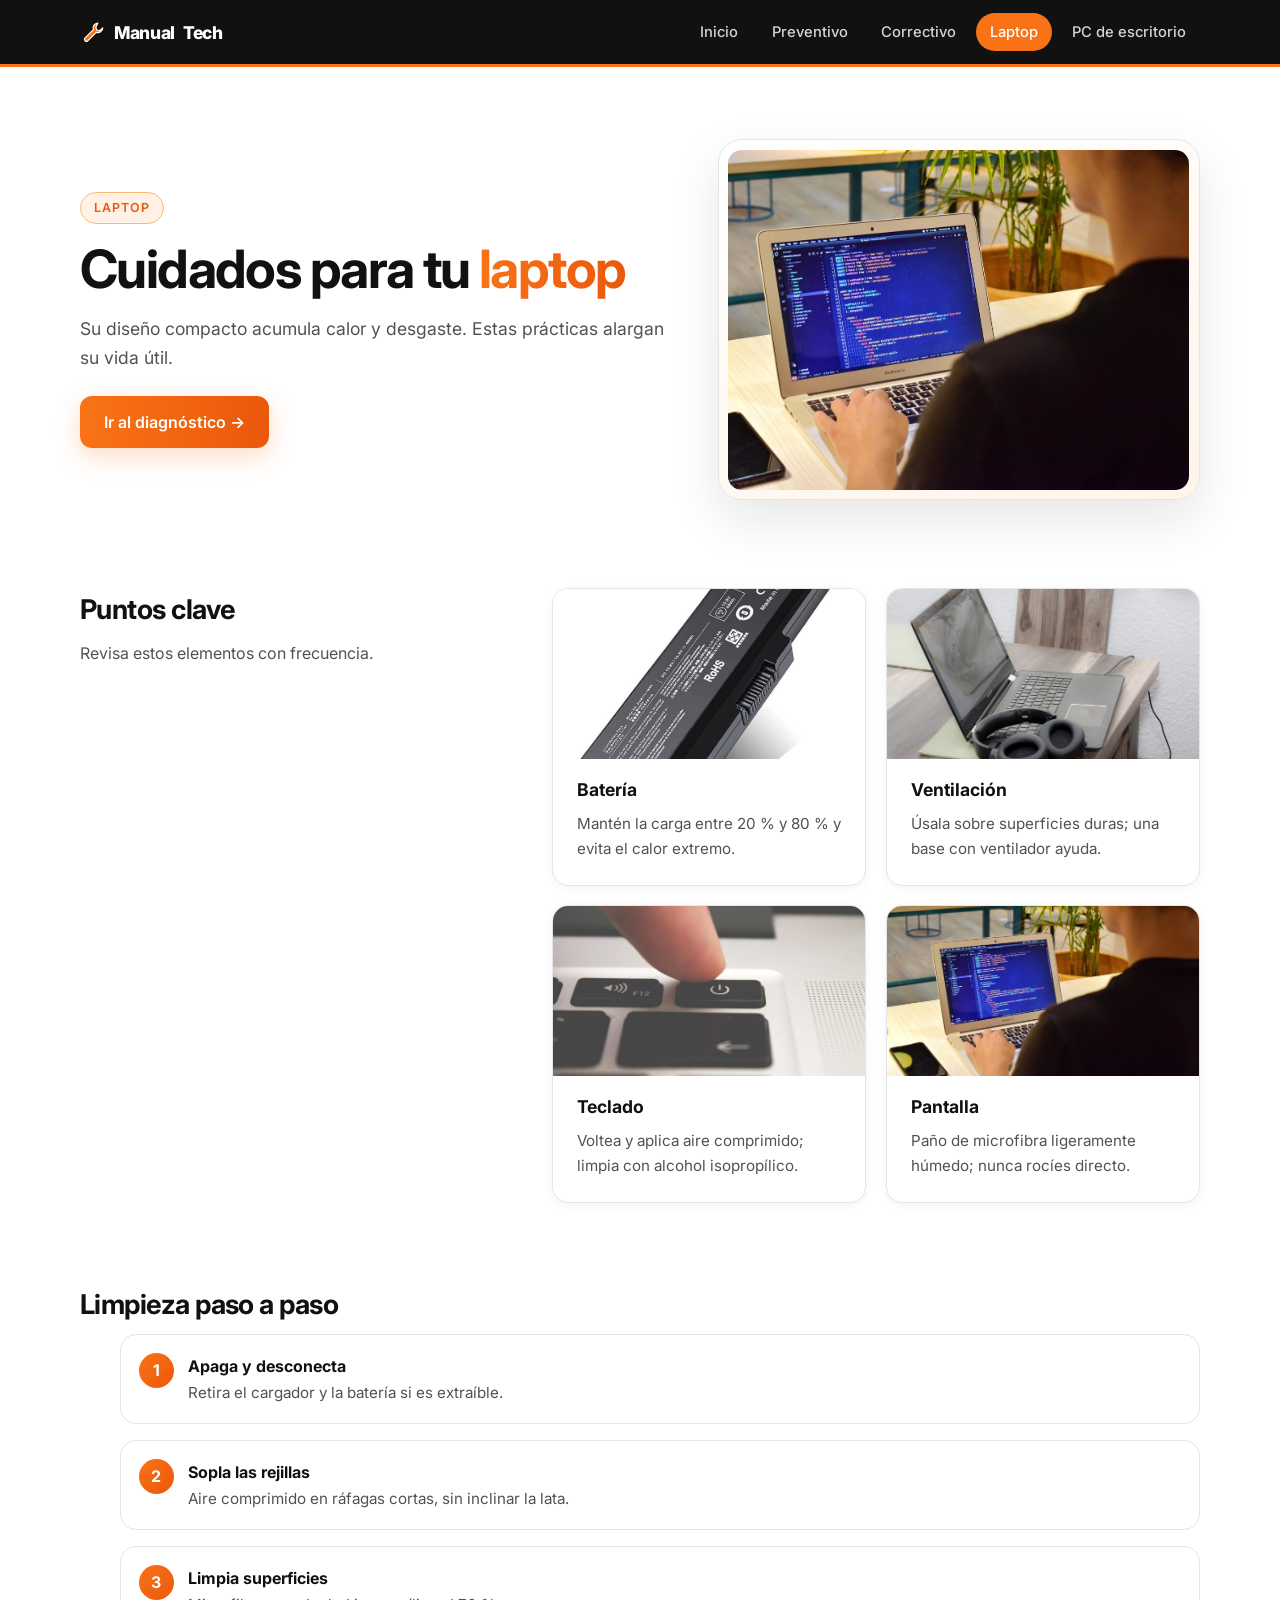
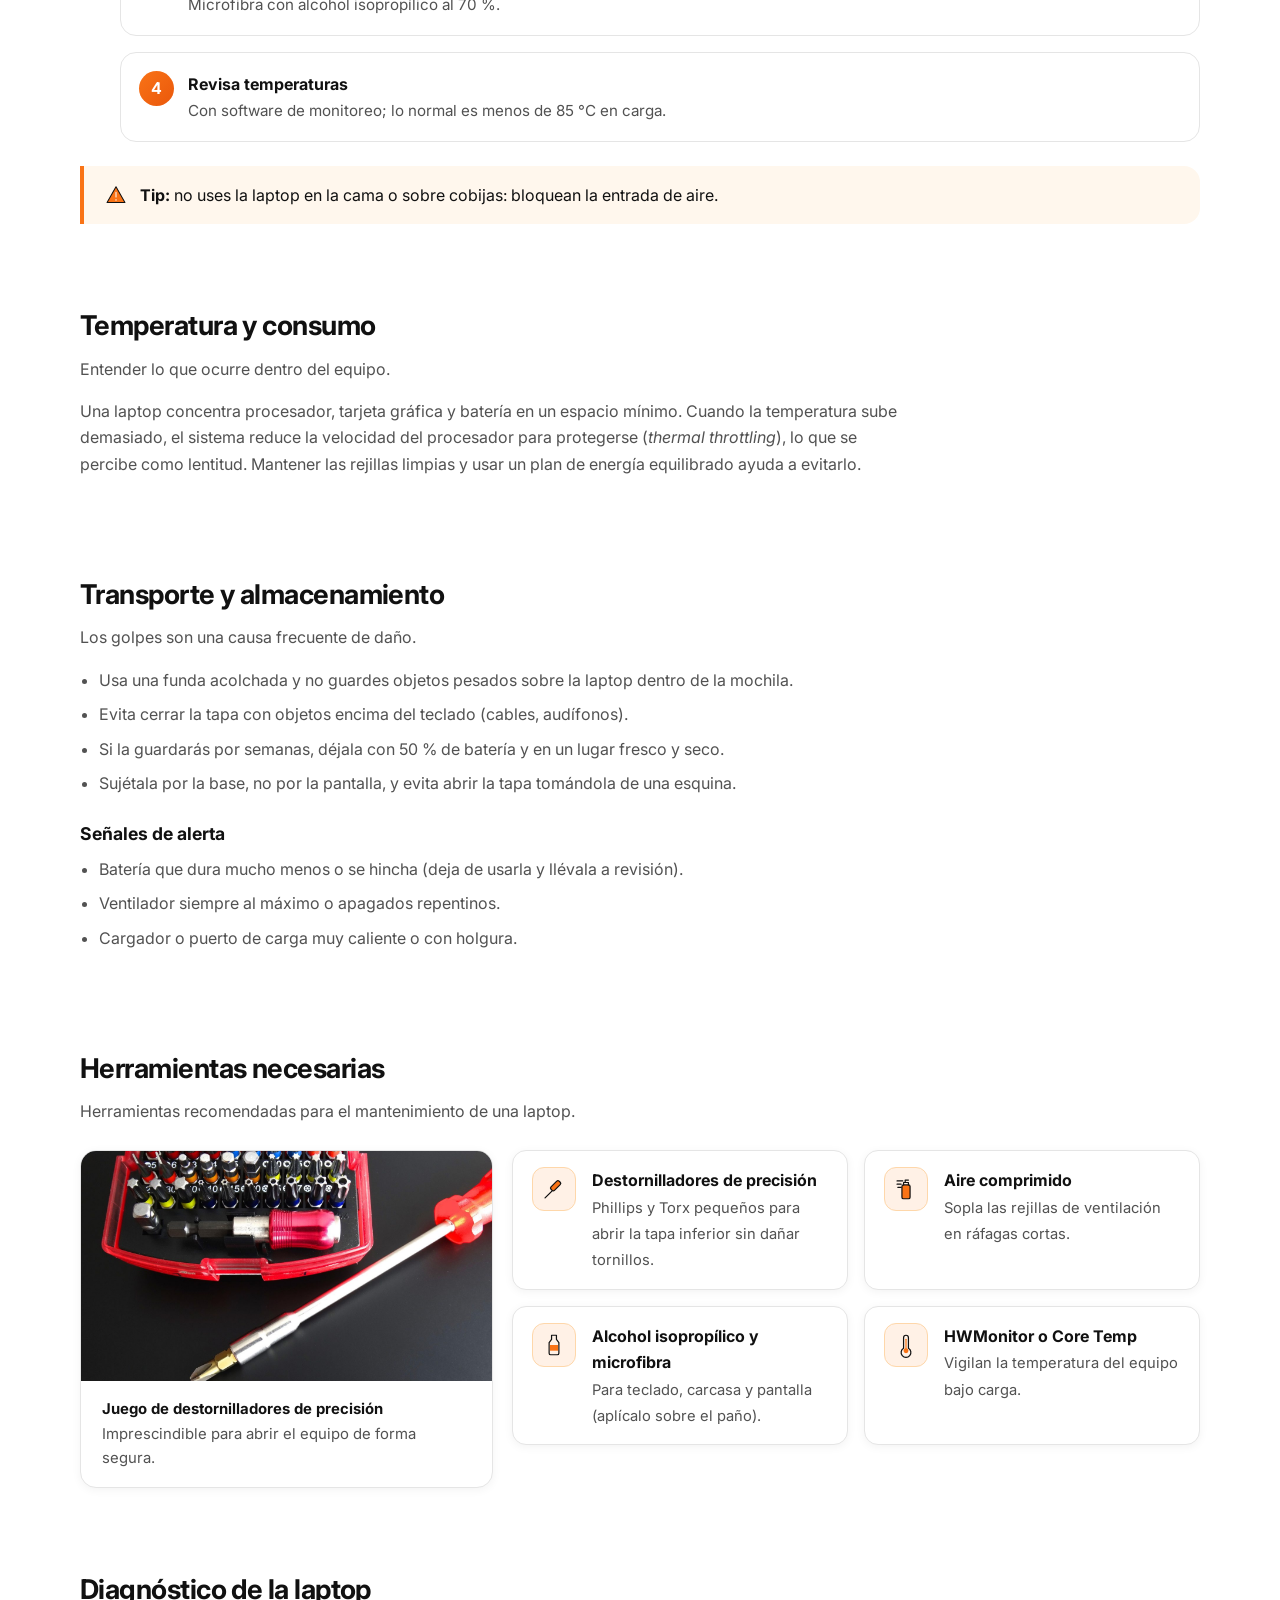
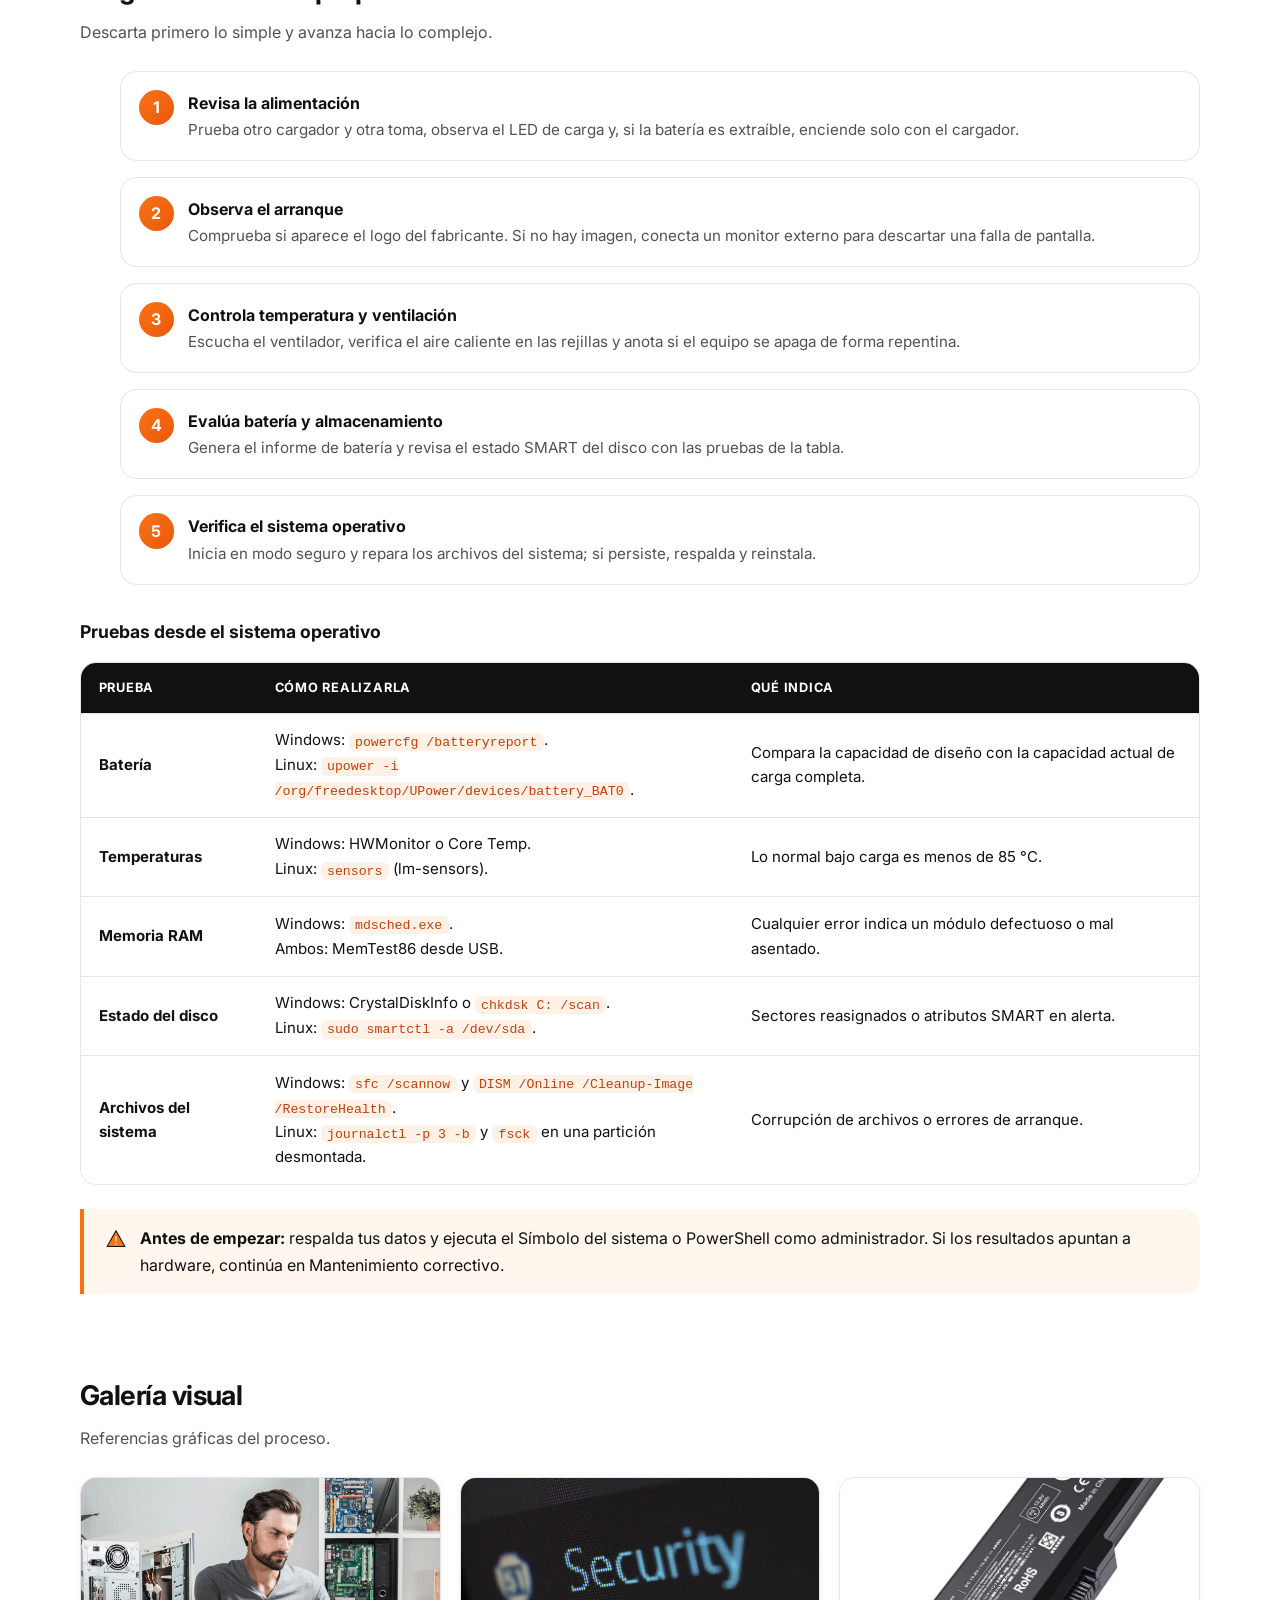
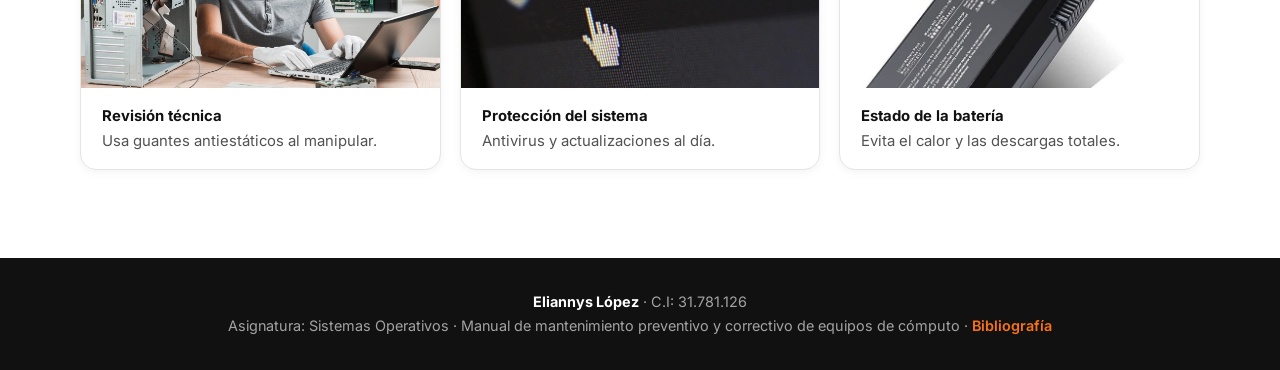
<file: public/laptop.html>
<!doctype html>
<html lang="es">
  <head>
    <meta charset="UTF-8" />
    <meta name="viewport" content="width=device-width, initial-scale=1.0" />
    <meta
      name="description"
      content="Cuidados, herramientas y diagnóstico paso a paso para el mantenimiento de laptops."
    />
    <meta name="author" content="Eliannys López" />
    <meta name="theme-color" content="#111111" />
    <meta property="og:type" content="website" />
    <meta property="og:locale" content="es_VE" />
    <meta property="og:title" content="Laptop | Manual de Mantenimiento" />
    <meta
      property="og:description"
      content="Cuidados, herramientas y diagnóstico paso a paso para el mantenimiento de laptops."
    />
    <title>Laptop | Manual de Mantenimiento</title>
    <link rel="icon" type="image/svg+xml" href="favicon.svg" />
    <link rel="preconnect" href="https://fonts.googleapis.com" />
    <link rel="preconnect" href="https://fonts.gstatic.com" crossorigin />
    <link
      rel="stylesheet"
      href="https://fonts.googleapis.com/css2?family=Inter:wght@400;500;600;700;800&display=swap"
    />
    <link rel="stylesheet" href="css/styles.css" />
  </head>
  <body>
    <a class="skip-link" href="#contenido">Saltar al contenido</a>
    <!-- Encabezado y navegación -->
    <header>
      <div class="wrap">
        <a class="logo" href="index.html">
          <svg
            width="26"
            height="26"
            viewBox="0 0 64 64"
            fill="none"
            stroke="#fff"
            stroke-width="3"
            stroke-linecap="round"
            stroke-linejoin="round"
            aria-hidden="true"
          >
            <path
              d="M44 10a12 12 0 0 0-11 16L12 47a5 5 0 0 0 7 7l21-21a12 12 0 0 0 16-11l-8 7-7-2-2-7z"
              fill="#f97316"
            />
          </svg>
          Manual<span>Tech</span></a
        >
        <nav aria-label="Principal">
          <a href="index.html">Inicio</a>
          <a href="preventivo.html">Preventivo</a>
          <a href="correctivo.html">Correctivo</a>
          <a href="laptop.html" aria-current="page">Laptop</a>
          <a href="escritorio.html">PC de escritorio</a>
        </nav>
      </div>
    </header>
    <!-- Contenido principal -->
    <main id="contenido" class="wrap">
      <!-- Portada -->
      <div class="hero">
        <div>
          <span class="tag">Laptop</span>
          <h1>Cuidados para tu <em>laptop</em></h1>
          <p class="lead">
            Su diseño compacto acumula calor y desgaste. Estas prácticas alargan su vida útil.
          </p>
          <a class="btn" href="#diagnostico">Ir al diagnóstico →</a>
        </div>
        <div class="illus">
          <img
            src="img/fotos/laptop-codigo.jpg"
            width="1400"
            height="838"
            decoding="async"
            alt="Ilustración de una laptop"
          />
        </div>
      </div>
      <!-- Puntos clave -->
      <section class="split">
        <div>
          <h2>Puntos clave</h2>
          <p class="sub">Revisa estos elementos con frecuencia.</p>
        </div>
        <div class="grid">
          <div class="card">
            <img
              class="thumb"
              src="img/fotos/bateria.jpg"
              width="736"
              height="886"
              decoding="async"
              alt="Batería"
              loading="lazy"
            />
            <h3>Batería</h3>
            <p>Mantén la carga entre 20 % y 80 % y evita el calor extremo.</p>
          </div>
          <div class="card">
            <img
              class="thumb"
              src="img/fotos/laptop-mesa.jpg"
              width="1400"
              height="952"
              decoding="async"
              alt="Ventilación"
              loading="lazy"
            />
            <h3>Ventilación</h3>
            <p>Úsala sobre superficies duras; una base con ventilador ayuda.</p>
          </div>
          <div class="card">
            <img
              class="thumb"
              src="img/fotos/boton-encendido.jpg"
              width="1400"
              height="933"
              decoding="async"
              alt="Teclado"
              loading="lazy"
            />
            <h3>Teclado</h3>
            <p>Voltea y aplica aire comprimido; limpia con alcohol isopropílico.</p>
          </div>
          <div class="card">
            <img
              class="thumb"
              src="img/fotos/laptop-codigo.jpg"
              width="1400"
              height="838"
              decoding="async"
              alt="Pantalla"
              loading="lazy"
            />
            <h3>Pantalla</h3>
            <p>Paño de microfibra ligeramente húmedo; nunca rocíes directo.</p>
          </div>
        </div>
      </section>
      <!-- Limpieza paso a paso -->
      <section>
        <h2>Limpieza paso a paso</h2>
        <ol class="steps">
          <li>
            <b>Apaga y desconecta</b><span>Retira el cargador y la batería si es extraíble.</span>
          </li>
          <li>
            <b>Sopla las rejillas</b>
            <span>Aire comprimido en ráfagas cortas, sin inclinar la lata.</span>
          </li>
          <li>
            <b>Limpia superficies</b><span>Microfibra con alcohol isopropílico al 70 %.</span>
          </li>
          <li>
            <b>Revisa temperaturas</b>
            <span>Con software de monitoreo; lo normal es menos de 85 °C en carga.</span>
          </li>
        </ol>
        <div class="note">
          <img class="ni" src="img/icons/warn.svg" alt="" width="22" height="22" />
          <div>
            <b>Tip:</b> no uses la laptop en la cama o sobre cobijas: bloquean la entrada de aire.
          </div>
        </div>
      </section>
      <!-- Temperatura y consumo -->
      <section class="prose">
        <h2>Temperatura y consumo</h2>
        <p class="sub">Entender lo que ocurre dentro del equipo.</p>
        <p>
          Una laptop concentra procesador, tarjeta gráfica y batería en un espacio mínimo. Cuando la
          temperatura sube demasiado, el sistema reduce la velocidad del procesador para protegerse
          (<i>thermal throttling</i>), lo que se percibe como lentitud. Mantener las rejillas
          limpias y usar un plan de energía equilibrado ayuda a evitarlo.
        </p>
      </section>
      <!-- Transporte y almacenamiento -->
      <section class="prose">
        <h2>Transporte y almacenamiento</h2>
        <p class="sub">Los golpes son una causa frecuente de daño.</p>
        <ul class="list">
          <li>
            Usa una funda acolchada y no guardes objetos pesados sobre la laptop dentro de la
            mochila.
          </li>
          <li>Evita cerrar la tapa con objetos encima del teclado (cables, audífonos).</li>
          <li>
            Si la guardarás por semanas, déjala con 50 % de batería y en un lugar fresco y seco.
          </li>
          <li>
            Sujétala por la base, no por la pantalla, y evita abrir la tapa tomándola de una
            esquina.
          </li>
        </ul>
        <h3>Señales de alerta</h3>
        <ul class="list">
          <li>Batería que dura mucho menos o se hincha (deja de usarla y llévala a revisión).</li>
          <li>Ventilador siempre al máximo o apagados repentinos.</li>
          <li>Cargador o puerto de carga muy caliente o con holgura.</li>
        </ul>
      </section>
      <!-- Herramientas necesarias -->
      <section>
        <h2>Herramientas necesarias</h2>
        <p class="sub">Herramientas recomendadas para el mantenimiento de una laptop.</p>
        <div class="tools-wrap has-photo">
          <figure class="card tphoto">
            <img
              src="img/fotos/destornilladores.jpg"
              width="1400"
              height="1050"
              decoding="async"
              alt="Juego de destornilladores de precisión"
              loading="lazy"
            />
            <figcaption>
              <b>Juego de destornilladores de precisión</b>Imprescindible para abrir el equipo de
              forma segura.
            </figcaption>
          </figure>
          <div class="tools">
            <div class="tool">
              <img src="img/icons/screwdriver.svg" alt="" width="40" height="40" />
              <div>
                <b>Destornilladores de precisión</b>
                <span
                  >Phillips y Torx pequeños para abrir la tapa inferior sin dañar tornillos.</span
                >
              </div>
            </div>
            <div class="tool">
              <img src="img/icons/air.svg" alt="" width="40" height="40" />
              <div>
                <b>Aire comprimido</b>
                <span>Sopla las rejillas de ventilación en ráfagas cortas.</span>
              </div>
            </div>
            <div class="tool">
              <img src="img/icons/alcohol.svg" alt="" width="40" height="40" />
              <div>
                <b>Alcohol isopropílico y microfibra</b>
                <span>Para teclado, carcasa y pantalla (aplícalo sobre el paño).</span>
              </div>
            </div>
            <div class="tool">
              <img src="img/icons/thermo.svg" alt="" width="40" height="40" />
              <div>
                <b>HWMonitor o Core Temp</b>
                <span>Vigilan la temperatura del equipo bajo carga.</span>
              </div>
            </div>
          </div>
        </div>
      </section>
      <!-- Diagnóstico de la laptop -->
      <section id="diagnostico">
        <h2>Diagnóstico de la laptop</h2>
        <p class="sub">Descarta primero lo simple y avanza hacia lo complejo.</p>
        <ol class="steps">
          <li>
            <b>Revisa la alimentación</b>
            <span
              >Prueba otro cargador y otra toma, observa el LED de carga y, si la batería es
              extraíble, enciende solo con el cargador.</span
            >
          </li>
          <li>
            <b>Observa el arranque</b>
            <span
              >Comprueba si aparece el logo del fabricante. Si no hay imagen, conecta un monitor
              externo para descartar una falla de pantalla.</span
            >
          </li>
          <li>
            <b>Controla temperatura y ventilación</b>
            <span
              >Escucha el ventilador, verifica el aire caliente en las rejillas y anota si el equipo
              se apaga de forma repentina.</span
            >
          </li>
          <li>
            <b>Evalúa batería y almacenamiento</b>
            <span
              >Genera el informe de batería y revisa el estado SMART del disco con las pruebas de la
              tabla.</span
            >
          </li>
          <li>
            <b>Verifica el sistema operativo</b>
            <span
              >Inicia en modo seguro y repara los archivos del sistema; si persiste, respalda y
              reinstala.</span
            >
          </li>
        </ol>
        <h3>Pruebas desde el sistema operativo</h3>
        <div class="table-box">
          <table>
            <thead>
              <tr>
                <th>Prueba</th>
                <th>Cómo realizarla</th>
                <th>Qué indica</th>
              </tr>
            </thead>
            <tbody>
              <tr>
                <td><b>Batería</b></td>
                <td>
                  Windows: <code>powercfg /batteryreport</code>.<br />Linux:
                  <code>upower -i /org/freedesktop/UPower/devices/battery_BAT0</code>.
                </td>
                <td>Compara la capacidad de diseño con la capacidad actual de carga completa.</td>
              </tr>
              <tr>
                <td><b>Temperaturas</b></td>
                <td>
                  Windows: HWMonitor o Core Temp.<br />Linux: <code>sensors</code> (lm-sensors).
                </td>
                <td>Lo normal bajo carga es menos de 85 °C.</td>
              </tr>
              <tr>
                <td><b>Memoria RAM</b></td>
                <td>Windows: <code>mdsched.exe</code>.<br />Ambos: MemTest86 desde USB.</td>
                <td>Cualquier error indica un módulo defectuoso o mal asentado.</td>
              </tr>
              <tr>
                <td><b>Estado del disco</b></td>
                <td>
                  Windows: CrystalDiskInfo o <code>chkdsk C: /scan</code>.<br />Linux:
                  <code>sudo smartctl -a /dev/sda</code>.
                </td>
                <td>Sectores reasignados o atributos SMART en alerta.</td>
              </tr>
              <tr>
                <td><b>Archivos del sistema</b></td>
                <td>
                  Windows: <code>sfc /scannow</code> y
                  <code>DISM /Online /Cleanup-Image /RestoreHealth</code>.<br />Linux:
                  <code>journalctl -p 3 -b</code> y <code>fsck</code> en una partición desmontada.
                </td>
                <td>Corrupción de archivos o errores de arranque.</td>
              </tr>
            </tbody>
          </table>
        </div>
        <div class="note">
          <img class="ni" src="img/icons/warn.svg" alt="" width="22" height="22" />
          <div>
            <b>Antes de empezar:</b> respalda tus datos y ejecuta el Símbolo del sistema o
            PowerShell como administrador. Si los resultados apuntan a hardware, continúa en
            Mantenimiento correctivo.
          </div>
        </div>
      </section>
      <!-- Galería visual -->
      <section class="gallery">
        <h2>Galería visual</h2>
        <p class="sub">Referencias gráficas del proceso.</p>
        <div class="grid">
          <figure class="card">
            <img
              src="img/fotos/tecnico-laptop.jpg"
              width="1400"
              height="934"
              decoding="async"
              alt="Revisión técnica"
              loading="lazy"
            />
            <figcaption><b>Revisión técnica</b>Usa guantes antiestáticos al manipular.</figcaption>
          </figure>
          <figure class="card">
            <img
              src="img/fotos/seguridad.jpg"
              width="1400"
              height="933"
              decoding="async"
              alt="Protección del sistema"
              loading="lazy"
            />
            <figcaption>
              <b>Protección del sistema</b>Antivirus y actualizaciones al día.
            </figcaption>
          </figure>
          <figure class="card">
            <img
              src="img/fotos/bateria.jpg"
              width="736"
              height="886"
              decoding="async"
              alt="Estado de la batería"
              loading="lazy"
            />
            <figcaption>
              <b>Estado de la batería</b>Evita el calor y las descargas totales.
            </figcaption>
          </figure>
        </div>
      </section>
    </main>
    <!-- Pie de página -->
    <footer>
      <div class="wrap">
        <b>Eliannys López</b> · C.I: 31.781.126<br />Asignatura: Sistemas Operativos · Manual de
        mantenimiento preventivo y correctivo de equipos de cómputo ·
        <a href="referencias.html">Bibliografía</a>
      </div>
    </footer>
  </body>
</html>
</file>
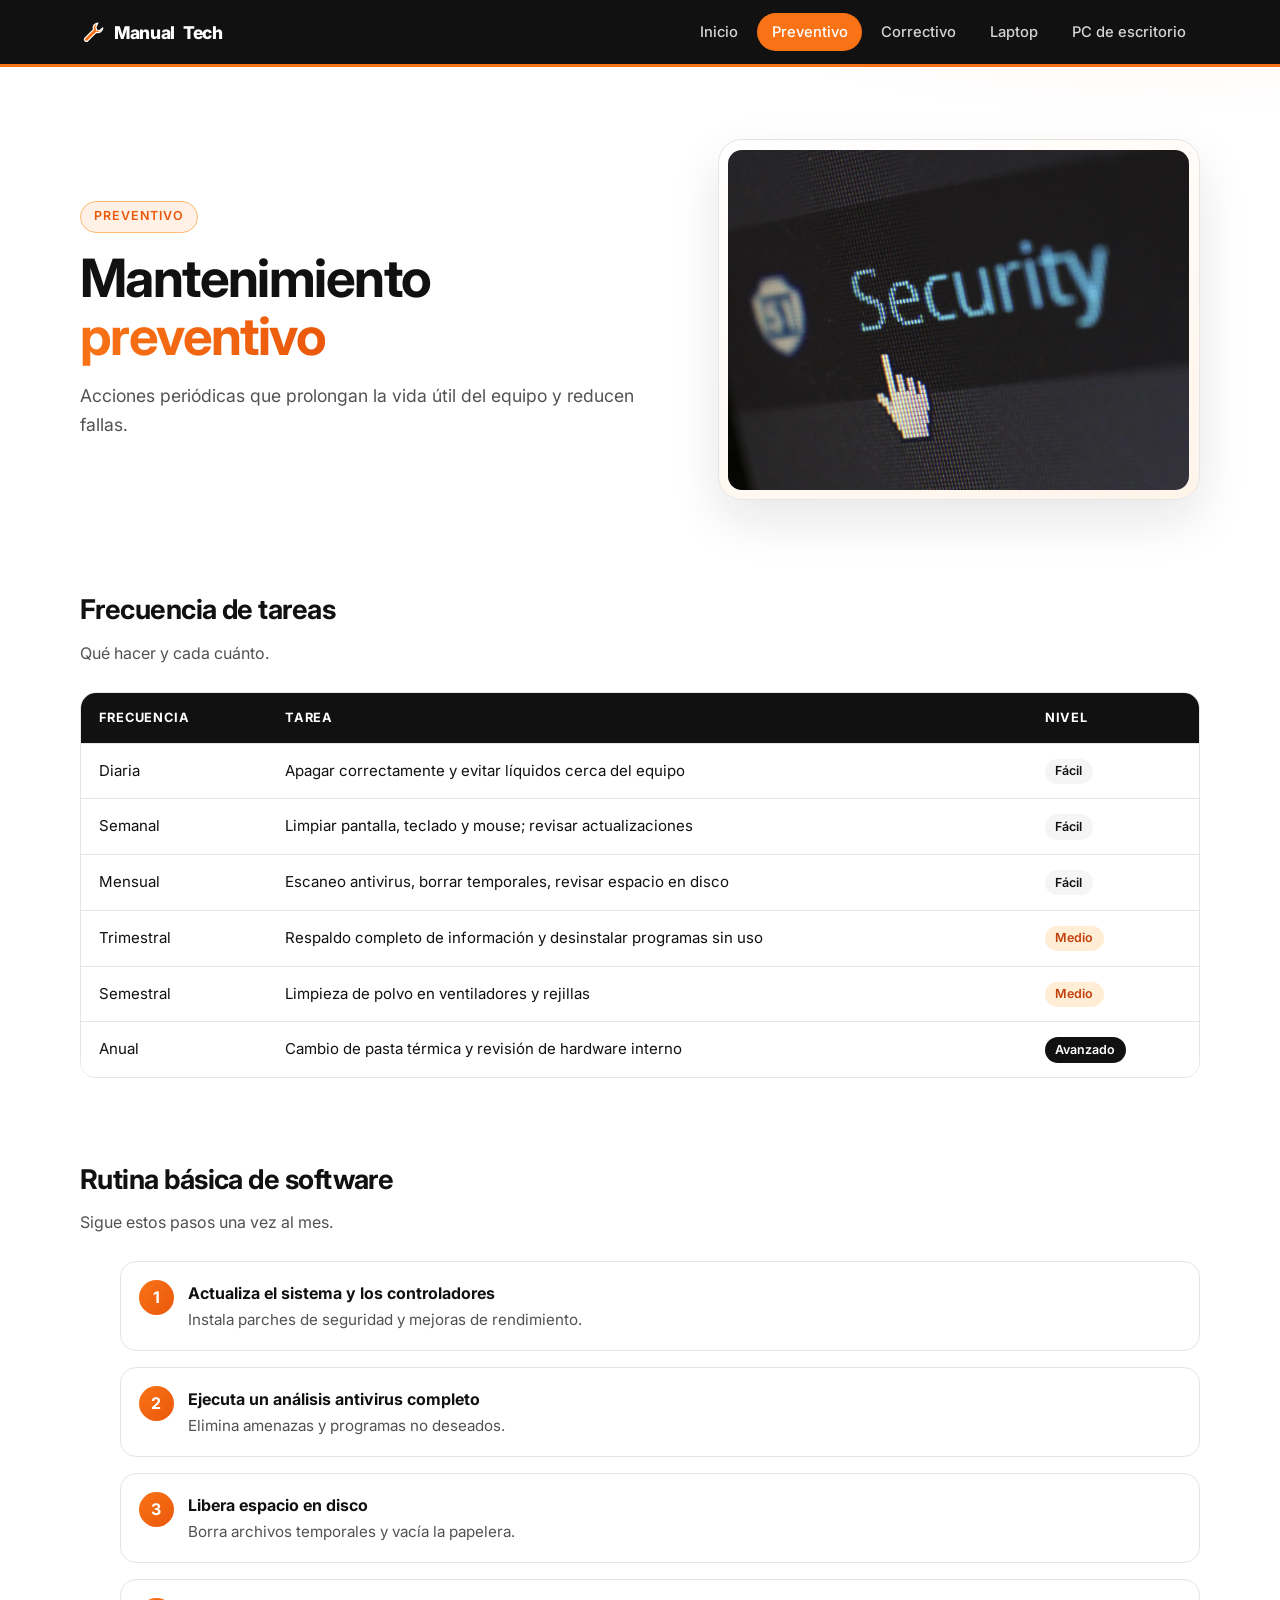
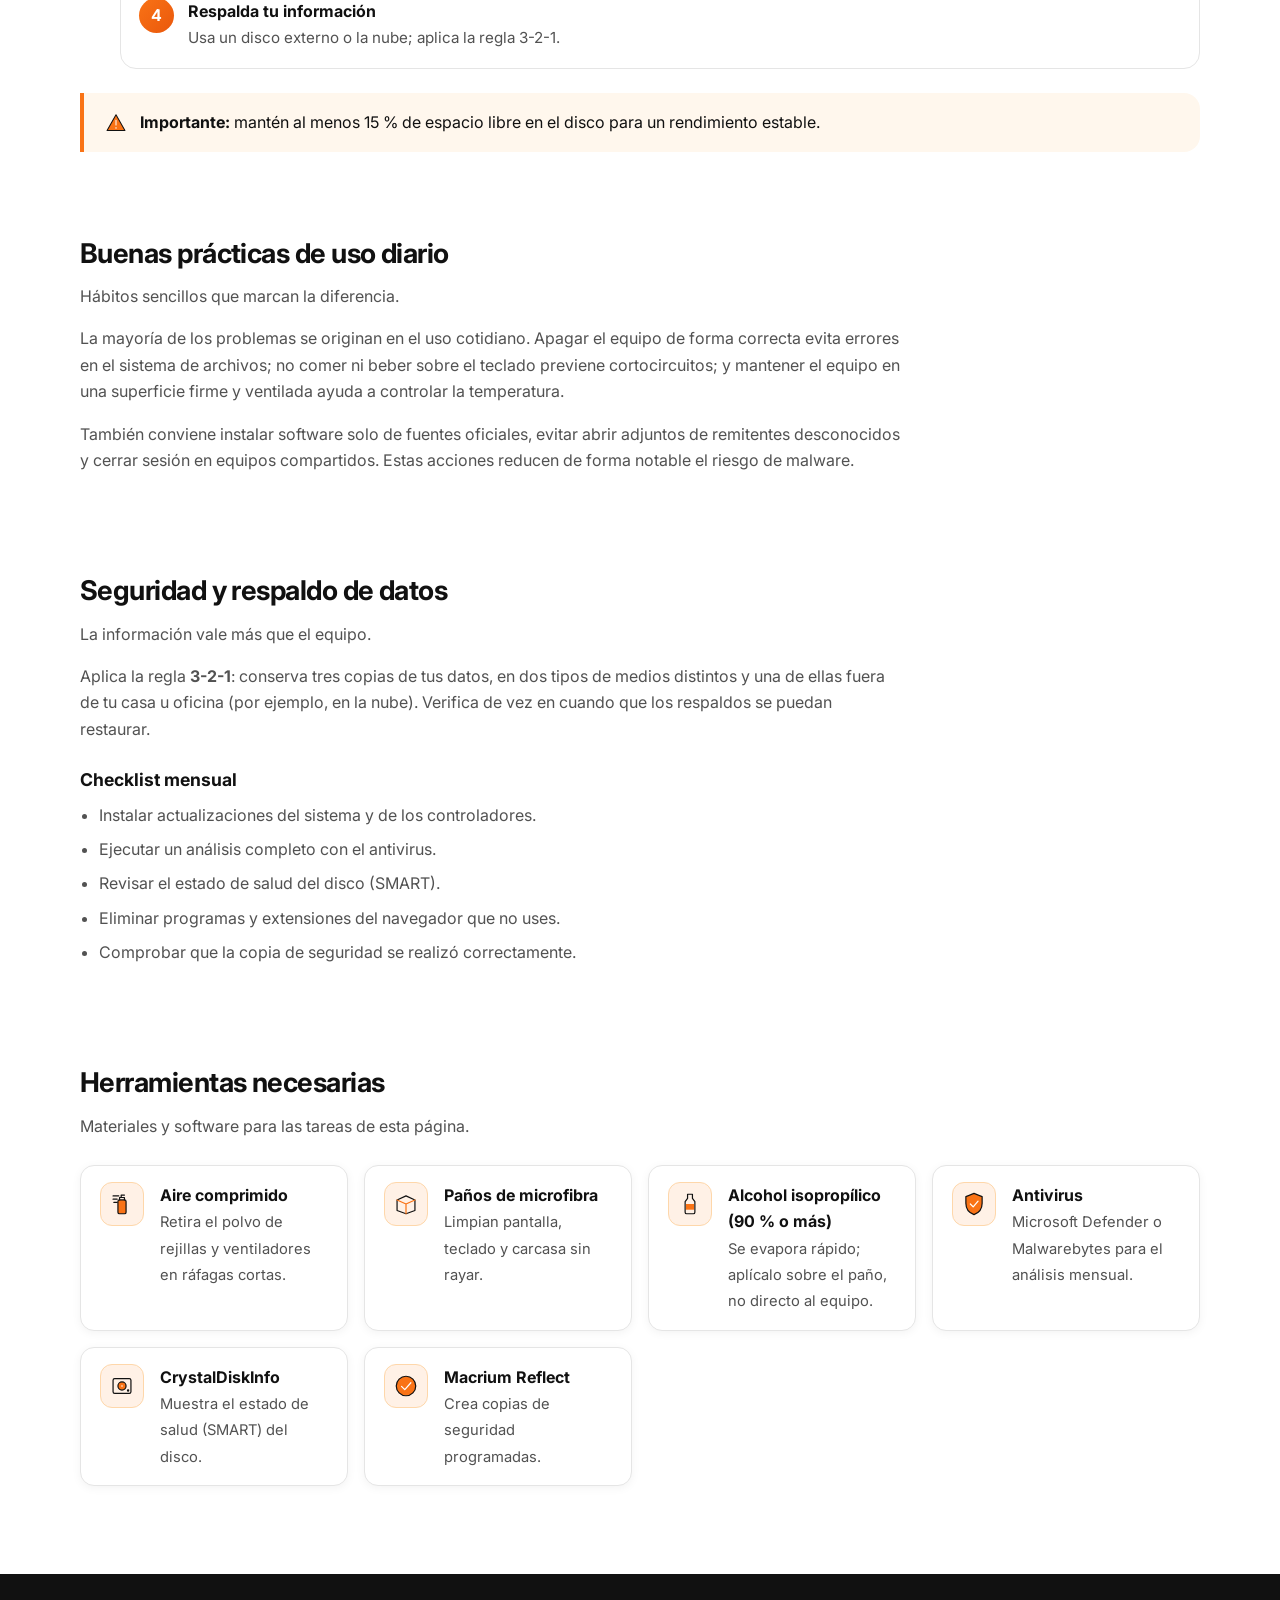
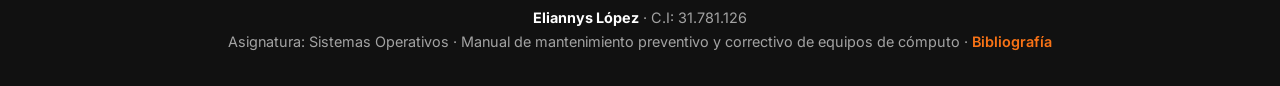
<file: public/preventivo.html>
<!doctype html>
<html lang="es">
  <head>
    <meta charset="UTF-8" />
    <meta name="viewport" content="width=device-width, initial-scale=1.0" />
    <meta
      name="description"
      content="Rutinas, frecuencias y buenas prácticas de mantenimiento preventivo para laptops y PC de escritorio."
    />
    <meta name="author" content="Eliannys López" />
    <meta name="theme-color" content="#111111" />
    <meta property="og:type" content="website" />
    <meta property="og:locale" content="es_VE" />
    <meta property="og:title" content="Mantenimiento preventivo | Manual de Mantenimiento" />
    <meta
      property="og:description"
      content="Rutinas, frecuencias y buenas prácticas de mantenimiento preventivo para laptops y PC de escritorio."
    />
    <title>Mantenimiento preventivo | Manual de Mantenimiento</title>
    <link rel="icon" type="image/svg+xml" href="favicon.svg" />
    <link rel="preconnect" href="https://fonts.googleapis.com" />
    <link rel="preconnect" href="https://fonts.gstatic.com" crossorigin />
    <link
      rel="stylesheet"
      href="https://fonts.googleapis.com/css2?family=Inter:wght@400;500;600;700;800&display=swap"
    />
    <link rel="stylesheet" href="css/styles.css" />
  </head>
  <body>
    <a class="skip-link" href="#contenido">Saltar al contenido</a>
    <!-- Encabezado y navegación -->
    <header>
      <div class="wrap">
        <a class="logo" href="index.html">
          <svg
            width="26"
            height="26"
            viewBox="0 0 64 64"
            fill="none"
            stroke="#fff"
            stroke-width="3"
            stroke-linecap="round"
            stroke-linejoin="round"
            aria-hidden="true"
          >
            <path
              d="M44 10a12 12 0 0 0-11 16L12 47a5 5 0 0 0 7 7l21-21a12 12 0 0 0 16-11l-8 7-7-2-2-7z"
              fill="#f97316"
            />
          </svg>
          Manual<span>Tech</span></a
        >
        <nav aria-label="Principal">
          <a href="index.html">Inicio</a>
          <a href="preventivo.html" aria-current="page">Preventivo</a>
          <a href="correctivo.html">Correctivo</a>
          <a href="laptop.html">Laptop</a>
          <a href="escritorio.html">PC de escritorio</a>
        </nav>
      </div>
    </header>
    <!-- Contenido principal -->
    <main id="contenido" class="wrap">
      <!-- Portada -->
      <div class="hero">
        <div>
          <span class="tag">Preventivo</span>
          <h1>Mantenimiento <em>preventivo</em></h1>
          <p class="lead">
            Acciones periódicas que prolongan la vida útil del equipo y reducen fallas.
          </p>
        </div>
        <div class="illus">
          <img
            src="img/fotos/seguridad.jpg"
            width="1400"
            height="933"
            decoding="async"
            alt="Escudo de protección"
          />
        </div>
      </div>
      <!-- Frecuencia de tareas -->
      <section>
        <h2>Frecuencia de tareas</h2>
        <p class="sub">Qué hacer y cada cuánto.</p>
        <div class="table-box">
          <table>
            <thead>
              <tr>
                <th>Frecuencia</th>
                <th>Tarea</th>
                <th>Nivel</th>
              </tr>
            </thead>
            <tbody>
              <tr>
                <td>Diaria</td>
                <td>Apagar correctamente y evitar líquidos cerca del equipo</td>
                <td><span class="pill p-ok">Fácil</span></td>
              </tr>
              <tr>
                <td>Semanal</td>
                <td>Limpiar pantalla, teclado y mouse; revisar actualizaciones</td>
                <td><span class="pill p-ok">Fácil</span></td>
              </tr>
              <tr>
                <td>Mensual</td>
                <td>Escaneo antivirus, borrar temporales, revisar espacio en disco</td>
                <td><span class="pill p-ok">Fácil</span></td>
              </tr>
              <tr>
                <td>Trimestral</td>
                <td>Respaldo completo de información y desinstalar programas sin uso</td>
                <td><span class="pill p-w">Medio</span></td>
              </tr>
              <tr>
                <td>Semestral</td>
                <td>Limpieza de polvo en ventiladores y rejillas</td>
                <td><span class="pill p-w">Medio</span></td>
              </tr>
              <tr>
                <td>Anual</td>
                <td>Cambio de pasta térmica y revisión de hardware interno</td>
                <td><span class="pill p-b">Avanzado</span></td>
              </tr>
            </tbody>
          </table>
        </div>
      </section>
      <!-- Rutina básica de software -->
      <section>
        <h2>Rutina básica de software</h2>
        <p class="sub">Sigue estos pasos una vez al mes.</p>
        <ol class="steps">
          <li>
            <b>Actualiza el sistema y los controladores</b>
            <span>Instala parches de seguridad y mejoras de rendimiento.</span>
          </li>
          <li>
            <b>Ejecuta un análisis antivirus completo</b>
            <span>Elimina amenazas y programas no deseados.</span>
          </li>
          <li>
            <b>Libera espacio en disco</b>
            <span>Borra archivos temporales y vacía la papelera.</span>
          </li>
          <li>
            <b>Respalda tu información</b>
            <span>Usa un disco externo o la nube; aplica la regla 3-2-1.</span>
          </li>
        </ol>
        <div class="note">
          <img class="ni" src="img/icons/warn.svg" alt="" width="22" height="22" />
          <div>
            <b>Importante:</b> mantén al menos 15 % de espacio libre en el disco para un rendimiento
            estable.
          </div>
        </div>
      </section>
      <!-- Buenas prácticas de uso diario -->
      <section class="prose">
        <h2>Buenas prácticas de uso diario</h2>
        <p class="sub">Hábitos sencillos que marcan la diferencia.</p>
        <p>
          La mayoría de los problemas se originan en el uso cotidiano. Apagar el equipo de forma
          correcta evita errores en el sistema de archivos; no comer ni beber sobre el teclado
          previene cortocircuitos; y mantener el equipo en una superficie firme y ventilada ayuda a
          controlar la temperatura.
        </p>
        <p>
          También conviene instalar software solo de fuentes oficiales, evitar abrir adjuntos de
          remitentes desconocidos y cerrar sesión en equipos compartidos. Estas acciones reducen de
          forma notable el riesgo de malware.
        </p>
      </section>
      <!-- Seguridad y respaldo de datos -->
      <section class="prose">
        <h2>Seguridad y respaldo de datos</h2>
        <p class="sub">La información vale más que el equipo.</p>
        <p>
          Aplica la regla <b>3-2-1</b>: conserva tres copias de tus datos, en dos tipos de medios
          distintos y una de ellas fuera de tu casa u oficina (por ejemplo, en la nube). Verifica de
          vez en cuando que los respaldos se puedan restaurar.
        </p>
        <h3>Checklist mensual</h3>
        <ul class="list">
          <li>Instalar actualizaciones del sistema y de los controladores.</li>
          <li>Ejecutar un análisis completo con el antivirus.</li>
          <li>Revisar el estado de salud del disco (SMART).</li>
          <li>Eliminar programas y extensiones del navegador que no uses.</li>
          <li>Comprobar que la copia de seguridad se realizó correctamente.</li>
        </ul>
      </section>
      <!-- Herramientas necesarias -->
      <section>
        <h2>Herramientas necesarias</h2>
        <p class="sub">Materiales y software para las tareas de esta página.</p>
        <div class="tools-wrap">
          <div class="tools">
            <div class="tool">
              <img src="img/icons/air.svg" alt="" width="40" height="40" />
              <div>
                <b>Aire comprimido</b>
                <span>Retira el polvo de rejillas y ventiladores en ráfagas cortas.</span>
              </div>
            </div>
            <div class="tool">
              <img src="img/icons/cloth.svg" alt="" width="40" height="40" />
              <div>
                <b>Paños de microfibra</b>
                <span>Limpian pantalla, teclado y carcasa sin rayar.</span>
              </div>
            </div>
            <div class="tool">
              <img src="img/icons/alcohol.svg" alt="" width="40" height="40" />
              <div>
                <b>Alcohol isopropílico (90 % o más)</b>
                <span>Se evapora rápido; aplícalo sobre el paño, no directo al equipo.</span>
              </div>
            </div>
            <div class="tool">
              <img src="img/icons/shield.svg" alt="" width="40" height="40" />
              <div>
                <b>Antivirus</b>
                <span>Microsoft Defender o Malwarebytes para el análisis mensual.</span>
              </div>
            </div>
            <div class="tool">
              <img src="img/icons/storage.svg" alt="" width="40" height="40" />
              <div>
                <b>CrystalDiskInfo</b><span>Muestra el estado de salud (SMART) del disco.</span>
              </div>
            </div>
            <div class="tool">
              <img src="img/icons/check.svg" alt="" width="40" height="40" />
              <div><b>Macrium Reflect</b><span>Crea copias de seguridad programadas.</span></div>
            </div>
          </div>
        </div>
      </section>
    </main>
    <!-- Pie de página -->
    <footer>
      <div class="wrap">
        <b>Eliannys López</b> · C.I: 31.781.126<br />Asignatura: Sistemas Operativos · Manual de
        mantenimiento preventivo y correctivo de equipos de cómputo ·
        <a href="referencias.html">Bibliografía</a>
      </div>
    </footer>
  </body>
</html>
</file>
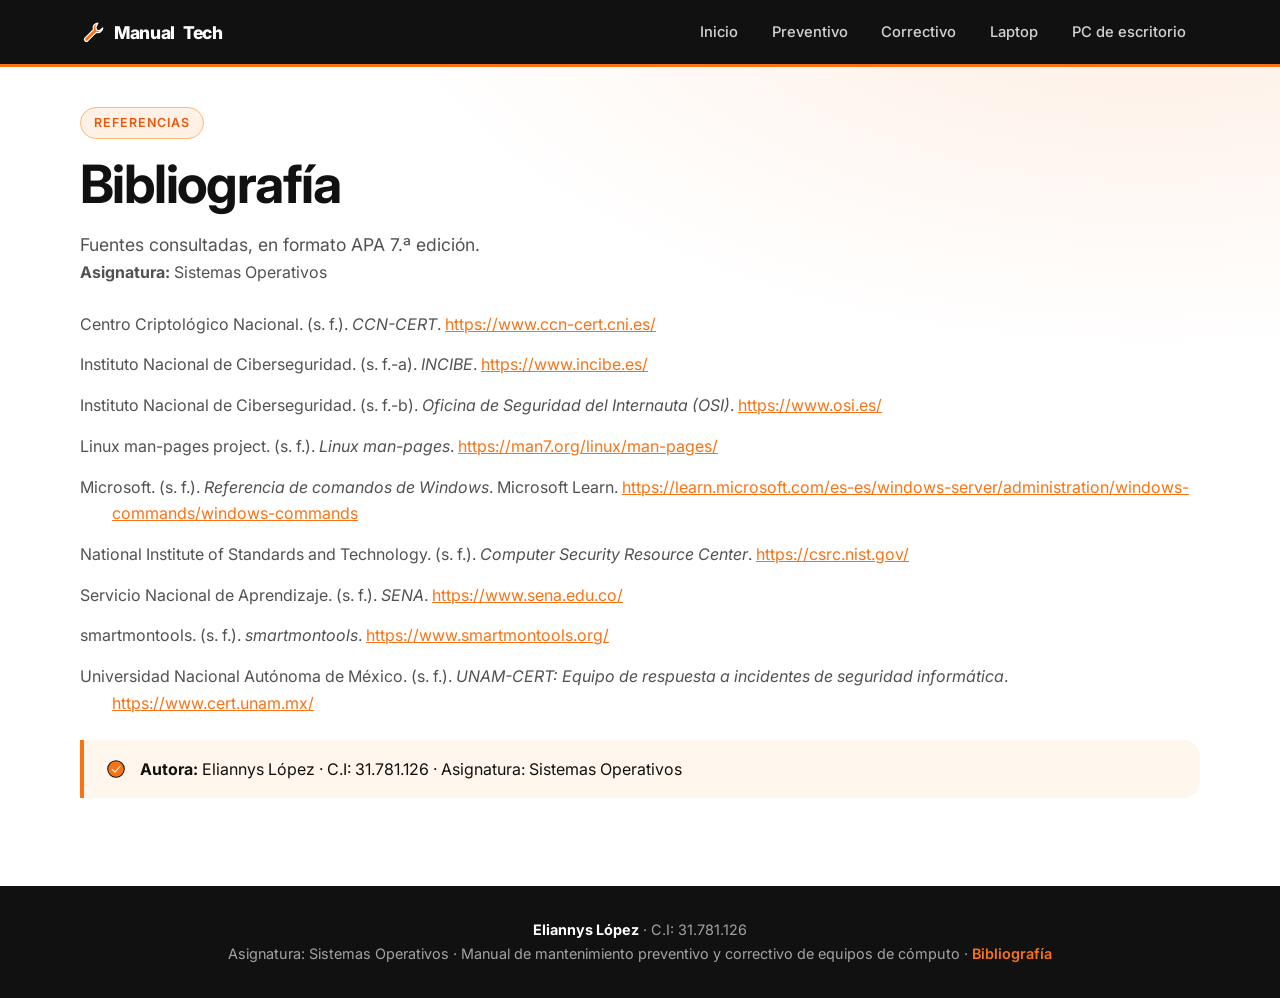
<file: public/referencias.html>
<!doctype html>
<html lang="es">
  <head>
    <meta charset="UTF-8" />
    <meta name="viewport" content="width=device-width, initial-scale=1.0" />
    <meta
      name="description"
      content="Bibliografía en formato APA 7.ª edición del manual de mantenimiento. Asignatura: Sistemas Operativos."
    />
    <meta name="author" content="Eliannys López" />
    <meta name="theme-color" content="#111111" />
    <meta property="og:type" content="website" />
    <meta property="og:locale" content="es_VE" />
    <meta property="og:title" content="Bibliografía | Manual de Mantenimiento" />
    <meta
      property="og:description"
      content="Bibliografía en formato APA 7.ª edición del manual de mantenimiento. Asignatura: Sistemas Operativos."
    />
    <title>Bibliografía | Manual de Mantenimiento</title>
    <link rel="icon" type="image/svg+xml" href="favicon.svg" />
    <link rel="preconnect" href="https://fonts.googleapis.com" />
    <link rel="preconnect" href="https://fonts.gstatic.com" crossorigin />
    <link
      rel="stylesheet"
      href="https://fonts.googleapis.com/css2?family=Inter:wght@400;500;600;700;800&display=swap"
    />
    <link rel="stylesheet" href="css/styles.css" />
  </head>
  <body>
    <a class="skip-link" href="#contenido">Saltar al contenido</a>
    <!-- Encabezado y navegación -->
    <header>
      <div class="wrap">
        <a class="logo" href="index.html">
          <svg
            width="26"
            height="26"
            viewBox="0 0 64 64"
            fill="none"
            stroke="#fff"
            stroke-width="3"
            stroke-linecap="round"
            stroke-linejoin="round"
            aria-hidden="true"
          >
            <path
              d="M44 10a12 12 0 0 0-11 16L12 47a5 5 0 0 0 7 7l21-21a12 12 0 0 0 16-11l-8 7-7-2-2-7z"
              fill="#f97316"
            />
          </svg>
          Manual<span>Tech</span></a
        >
        <nav aria-label="Principal">
          <a href="index.html">Inicio</a>
          <a href="preventivo.html">Preventivo</a>
          <a href="correctivo.html">Correctivo</a>
          <a href="laptop.html">Laptop</a>
          <a href="escritorio.html">PC de escritorio</a>
        </nav>
      </div>
    </header>
    <!-- Contenido principal -->
    <main id="contenido" class="wrap">
      <section>
        <span class="tag">Referencias</span>
        <h1>Bibliografía</h1>
        <p class="lead">Fuentes consultadas, en formato APA 7.ª edición.</p>
        <p class="sub"><b>Asignatura:</b> Sistemas Operativos</p>
        <ul class="refs">
          <li>
            Centro Criptológico Nacional. (s. f.). <i>CCN-CERT</i>.
            <a href="https://www.ccn-cert.cni.es/">https://www.ccn-cert.cni.es/</a>
          </li>
          <li>
            Instituto Nacional de Ciberseguridad. (s. f.-a). <i>INCIBE</i>.
            <a href="https://www.incibe.es/">https://www.incibe.es/</a>
          </li>
          <li>
            Instituto Nacional de Ciberseguridad. (s. f.-b).
            <i>Oficina de Seguridad del Internauta (OSI)</i>.
            <a href="https://www.osi.es/">https://www.osi.es/</a>
          </li>
          <li>
            Linux man-pages project. (s. f.). <i>Linux man-pages</i>.
            <a href="https://man7.org/linux/man-pages/">https://man7.org/linux/man-pages/</a>
          </li>
          <li>
            Microsoft. (s. f.). <i>Referencia de comandos de Windows</i>. Microsoft Learn.
            <a
              href="https://learn.microsoft.com/es-es/windows-server/administration/windows-commands/windows-commands"
              >https://learn.microsoft.com/es-es/windows-server/administration/windows-commands/windows-commands</a
            >
          </li>
          <li>
            National Institute of Standards and Technology. (s. f.).
            <i>Computer Security Resource Center</i>.
            <a href="https://csrc.nist.gov/">https://csrc.nist.gov/</a>
          </li>
          <li>
            Servicio Nacional de Aprendizaje. (s. f.). <i>SENA</i>.
            <a href="https://www.sena.edu.co/">https://www.sena.edu.co/</a>
          </li>
          <li>
            smartmontools. (s. f.). <i>smartmontools</i>.
            <a href="https://www.smartmontools.org/">https://www.smartmontools.org/</a>
          </li>
          <li>
            Universidad Nacional Autónoma de México. (s. f.).
            <i>UNAM-CERT: Equipo de respuesta a incidentes de seguridad informática</i>.
            <a href="https://www.cert.unam.mx/">https://www.cert.unam.mx/</a>
          </li>
        </ul>
        <div class="note">
          <img class="ni" src="img/icons/check.svg" alt="" width="22" height="22" />
          <div>
            <b>Autora:</b> Eliannys López · C.I: 31.781.126 · Asignatura: Sistemas Operativos
          </div>
        </div>
      </section>
    </main>
    <!-- Pie de página -->
    <footer>
      <div class="wrap">
        <b>Eliannys López</b> · C.I: 31.781.126<br />Asignatura: Sistemas Operativos · Manual de
        mantenimiento preventivo y correctivo de equipos de cómputo ·
        <a href="referencias.html">Bibliografía</a>
      </div>
    </footer>
  </body>
</html>
</file>
<file: css/styles.css>
:root{--bg:#fff;--surface:#f5f5f5;--card:#fff;--line:#e5e5e5;--txt:#111;--mut:#525252;--a:#f97316;--b:#ea580c;--ok:#111;--warn:#c2410c;--bad:#111;--r:16px;color-scheme:light}
*,*::before,*::after{box-sizing:border-box;margin:0}
html{scroll-behavior:smooth}
body{font-family:"Inter",system-ui,-apple-system,"Segoe UI",Roboto,sans-serif;background:radial-gradient(900px 500px at 85% -10%,#6366f122,transparent),radial-gradient(700px 400px at -5% 20%,#22d3ee1f,transparent),var(--bg);color:var(--txt);line-height:1.65}
a{color:var(--a);text-decoration:none}
img{max-width:100%;height:auto;display:block}
.wrap{width:min(1120px,92%);margin-inline:auto}
header{position:sticky;top:0;z-index:10;background:#f5f8fdcc;backdrop-filter:blur(12px);border-bottom:1px solid var(--line)}
header .wrap{display:flex;align-items:center;justify-content:space-between;gap:1rem;flex-wrap:wrap;padding:.8rem 0}
.logo{font-weight:800;font-size:1.1rem;color:var(--txt);letter-spacing:-.02em}
.logo span{background:linear-gradient(90deg,var(--a),var(--b));-webkit-background-clip:text;background-clip:text;color:transparent}
nav{display:flex;gap:.3rem;flex-wrap:wrap}
nav a{color:var(--mut);padding:.45rem .9rem;border-radius:999px;font-size:.92rem;font-weight:500;transition:.2s}
nav a:hover{color:var(--txt);background:var(--card)}
nav a[aria-current=page]{color:#fff;background:linear-gradient(90deg,var(--a),var(--b));font-weight:600}
.hero{display:grid;grid-template-columns:1.1fr .9fr;gap:3rem;align-items:center;padding:4.5rem 0 3rem}
.tag{display:inline-block;font-size:.78rem;font-weight:600;letter-spacing:.08em;text-transform:uppercase;color:var(--a);background:#22d3ee1a;border:1px solid #22d3ee44;padding:.3rem .8rem;border-radius:999px;margin-bottom:1rem}
h1{font-size:clamp(2rem,4.5vw,3.3rem);line-height:1.1;letter-spacing:-.03em;margin-bottom:1rem}
h1 em{font-style:normal;background:linear-gradient(90deg,var(--a),var(--b));-webkit-background-clip:text;background-clip:text;color:transparent}
h2{font-size:1.7rem;letter-spacing:-.02em;margin-bottom:.4rem}
h3{font-size:1.1rem;margin-bottom:.4rem}
.lead{color:var(--mut);font-size:1.1rem;max-width:56ch}
.btn{display:inline-block;margin-top:1.5rem;padding:.8rem 1.5rem;border-radius:12px;font-weight:600;color:#fff;background:linear-gradient(90deg,var(--a),var(--b));box-shadow:0 8px 24px #6366f133;transition:.2s}
.btn:hover{transform:translateY(-2px)}
.illus{background:linear-gradient(160deg,var(--card),var(--surface));border:1px solid var(--line);border-radius:24px;padding:1.5rem;box-shadow:0 20px 50px #1e3a8a1f}
section{padding:2.5rem 0}
.sub{color:var(--mut);margin-bottom:1.6rem}
.grid{display:grid;grid-template-columns:repeat(auto-fit,minmax(240px,1fr));gap:1.2rem}
.card{box-shadow:0 2px 10px #1e3a8a0d;background:var(--card);border:1px solid var(--line);border-radius:var(--r);padding:1.5rem;transition:.25s}
a.card{color:inherit;display:block}
a.card:hover{transform:translateY(-4px);border-color:var(--a);box-shadow:0 14px 34px #0891b226}
.card p{color:var(--mut);font-size:.95rem}
.ico{font-size:1.8rem;display:grid;place-items:center;width:52px;height:52px;border-radius:14px;background:linear-gradient(135deg,#22d3ee33,#6366f133);margin-bottom:1rem}
.steps{list-style:none;counter-reset:s;display:grid;gap:1rem}
.steps li{counter-increment:s;position:relative;background:var(--card);border:1px solid var(--line);border-radius:var(--r);padding:1.1rem 1.3rem 1.1rem 4.2rem}
.steps li::before{content:counter(s);position:absolute;left:1.1rem;top:1.1rem;width:2.2rem;height:2.2rem;border-radius:50%;display:grid;place-items:center;font-weight:700;color:#fff;background:linear-gradient(135deg,var(--a),var(--b))}
.steps b{display:block}
.steps span{color:var(--mut);font-size:.95rem}
.split{display:grid;grid-template-columns:.8fr 1.2fr;gap:2.5rem;align-items:start}
.table-box{overflow-x:auto;border:1px solid var(--line);border-radius:var(--r)}
table{width:100%;border-collapse:collapse;background:var(--card);min-width:560px}
th,td{padding:.9rem 1.1rem;text-align:left;border-bottom:1px solid var(--line);font-size:.94rem}
th{background:var(--surface);color:var(--a);font-size:.8rem;text-transform:uppercase;letter-spacing:.06em}
tr:last-child td{border-bottom:0}
.pill{display:inline-block;padding:.15rem .65rem;border-radius:999px;font-size:.78rem;font-weight:600}
.p-ok{background:#d1fae5;color:var(--ok)}.p-w{background:#fef3c7;color:var(--warn)}.p-b{background:#fee2e2;color:var(--bad)}
.note{border-left:4px solid var(--warn);background:#fffbeb;border-radius:0 var(--r) var(--r) 0;padding:1rem 1.3rem;margin-top:1.5rem}
.note.ok{border-color:var(--ok);background:#ecfdf5}
footer{margin-top:3rem;border-top:1px solid var(--line);padding:2rem 0;color:var(--mut);font-size:.9rem;text-align:center}
@media(max-width:820px){.hero,.split{grid-template-columns:1fr}.hero{padding-top:2.5rem}}
.gallery figure{margin:0;padding:0;overflow:hidden}
.gallery img{padding:1.2rem;background:linear-gradient(160deg,var(--surface),var(--card))}
.gallery figcaption{padding:1rem 1.3rem;color:var(--mut);font-size:.93rem}
.gallery figcaption b{display:block;color:var(--txt)}
.prose{max-width:82ch}.prose p{color:var(--mut);margin-bottom:1rem}.prose h3{margin-top:1.4rem;color:var(--txt)}
.list{padding-left:1.2rem;color:var(--mut);display:grid;gap:.5rem;margin:.5rem 0 1rem}.list b{color:var(--txt)}
.two{display:grid;grid-template-columns:repeat(auto-fit,minmax(300px,1fr));gap:1.2rem}

body{background:radial-gradient(800px 450px at 90% -10%,#f9731626,transparent),#fff}
header{background:#111;border-bottom:3px solid var(--a);backdrop-filter:none}
.logo{color:#fff;display:flex;align-items:center;gap:.5rem}
nav a{color:#d4d4d4}nav a:hover{color:#fff;background:#2a2a2a}
nav a[aria-current=page]{color:#fff;background:var(--a)}
.tag{color:var(--b);background:#fff1e6;border-color:#fdba74}
.btn{box-shadow:0 8px 24px #f9731640}
.illus{box-shadow:0 20px 50px #1111111a;background:linear-gradient(160deg,#fff,#fff4ea)}
.card{box-shadow:0 2px 10px #1111110d}
a.card:hover{box-shadow:0 14px 34px #f9731633}
.ico{background:#fff1e6;border:1px solid #fed7aa}
.ico img{width:30px;height:30px}
.h-ic{display:flex;align-items:center;gap:.6rem}
th{background:#111;color:#fff}
.note,.note.ok{background:#fff7ed;border-color:var(--a)}
.p-ok{background:#f5f5f5;color:#111}.p-w{background:#ffedd5;color:#c2410c}.p-b{background:#111;color:#fff}
footer{background:#111;color:#a3a3a3;border:0}

.card{overflow:hidden}
.thumb{display:block;width:calc(100% + 3rem);height:170px;object-fit:cover;margin:-1.5rem -1.5rem 1rem}
.illus{padding:.6rem}.illus img{width:100%;height:340px;object-fit:cover;border-radius:14px}
.gallery img{padding:0;height:210px;width:100%;object-fit:cover;background:none}
footer a{color:var(--a);font-weight:600}
.refs{list-style:none;padding:0}.refs li{padding-left:2rem;text-indent:-2rem;margin-bottom:.9rem;color:var(--mut);word-break:break-word}.refs a{text-decoration:underline}

.thumb{max-width:none}
nav a,nav a[aria-current=page]{white-space:nowrap;font-weight:500}
.note{display:flex;gap:.8rem;align-items:flex-start}.ni{flex:none;margin-top:.15rem}
.logo svg{flex:none}
.tools-wrap{display:grid;gap:1.2rem}.has-photo{grid-template-columns:.9fr 1.5fr;align-items:start}
.tools{display:grid;grid-template-columns:repeat(auto-fit,minmax(230px,1fr));gap:1rem}
.tool{display:flex;gap:1rem;background:var(--card);border:1px solid var(--line);border-radius:14px;padding:1rem 1.2rem;box-shadow:0 2px 10px #1111110d}
.tool img{width:44px;height:44px;flex:none;background:#fff1e6;border:1px solid #fed7aa;border-radius:12px;padding:8px}
.tool b{display:block}.tool span{color:var(--mut);font-size:.92rem}
.tphoto{margin:0}.tphoto img{width:100%;height:230px;object-fit:cover}.tphoto figcaption{padding:1rem 1.3rem;color:var(--mut);font-size:.93rem}.tphoto b{display:block;color:var(--txt)}
@media(max-width:820px){.has-photo{grid-template-columns:1fr}}
</file>
<file: public/css/styles.css>
/* ===== Variables y base ===== */
:root {
  --bg: #fff;
  --surface: #f5f5f5;
  --card: #fff;
  --line: #e5e5e5;
  --txt: #111;
  --mut: #525252;
  --a: #f97316;
  --b: #ea580c;
  --warn: #c2410c;
  --r: 16px;
  color-scheme: light;
}
*,
*::before,
*::after {
  box-sizing: border-box;
  margin: 0;
}
html {
  scroll-behavior: smooth;
}
body {
  font-family:
    "Inter",
    system-ui,
    -apple-system,
    "Segoe UI",
    Roboto,
    sans-serif;
  background: radial-gradient(800px 450px at 90% -10%, #f9731626, transparent), var(--bg);
  color: var(--txt);
  line-height: 1.65;
}
a {
  color: var(--a);
  text-decoration: none;
}
img {
  max-width: 100%;
  height: auto;
  display: block;
}
code {
  font-family: ui-monospace, "Cascadia Code", Consolas, monospace;
  font-size: 0.88em;
  background: #fff1e6;
  color: var(--warn);
  padding: 0.1rem 0.4rem;
  border-radius: 6px;
  overflow-wrap: anywhere;
}
:focus-visible {
  outline: 3px solid var(--a);
  outline-offset: 2px;
}
.wrap {
  width: min(1120px, 92%);
  margin-inline: auto;
}
.skip-link {
  position: absolute;
  left: -999px;
  top: 0;
  z-index: 20;
  padding: 0.6rem 1rem;
  color: #fff;
  background: var(--a);
  border-radius: 0 0 8px 0;
}
.skip-link:focus {
  left: 0;
}

/* ===== Encabezado y navegación ===== */
header {
  position: sticky;
  top: 0;
  z-index: 10;
  background: #111;
  border-bottom: 3px solid var(--a);
}
header .wrap {
  display: flex;
  align-items: center;
  justify-content: space-between;
  gap: 1rem;
  flex-wrap: wrap;
  padding: 0.8rem 0;
}
.logo {
  display: flex;
  align-items: center;
  gap: 0.5rem;
  font-weight: 800;
  font-size: 1.1rem;
  color: #fff;
  letter-spacing: -0.02em;
}
.logo-mark {
  display: flex;
}
.logo svg {
  flex: none;
}
.logo em {
  font-style: normal;
  background: linear-gradient(90deg, var(--a), var(--b));
  -webkit-background-clip: text;
  background-clip: text;
  color: transparent;
}
nav {
  display: flex;
  gap: 0.3rem;
  flex-wrap: wrap;
}
nav a {
  padding: 0.45rem 0.9rem;
  border-radius: 999px;
  font-size: 0.92rem;
  font-weight: 500;
  white-space: nowrap;
  color: #d4d4d4;
  transition: 0.2s;
}
nav a:hover {
  color: #fff;
  background: #2a2a2a;
}
nav a[aria-current="page"] {
  color: #fff;
  background: var(--a);
}

/* ===== Tipografía y portada ===== */
h1 {
  font-size: clamp(2rem, 4.5vw, 3.3rem);
  line-height: 1.1;
  letter-spacing: -0.03em;
  margin-bottom: 1rem;
}
h1 em {
  font-style: normal;
  background: linear-gradient(90deg, var(--a), var(--b));
  -webkit-background-clip: text;
  background-clip: text;
  color: transparent;
}
h2 {
  font-size: 1.7rem;
  letter-spacing: -0.02em;
  margin-bottom: 0.4rem;
}
h3 {
  font-size: 1.1rem;
  margin-bottom: 0.4rem;
}
.lead {
  max-width: 56ch;
  font-size: 1.1rem;
  color: var(--mut);
}
.sub {
  margin-bottom: 1.6rem;
  color: var(--mut);
}
.tag {
  display: inline-block;
  margin-bottom: 1rem;
  padding: 0.3rem 0.8rem;
  font-size: 0.78rem;
  font-weight: 600;
  letter-spacing: 0.08em;
  text-transform: uppercase;
  color: var(--b);
  background: #fff1e6;
  border: 1px solid #fdba74;
  border-radius: 999px;
}
.hero {
  display: grid;
  grid-template-columns: 1.1fr 0.9fr;
  gap: 3rem;
  align-items: center;
  padding: 4.5rem 0 3rem;
}
.illus {
  padding: 0.6rem;
  background: linear-gradient(160deg, #fff, #fff4ea);
  border: 1px solid var(--line);
  border-radius: 24px;
  box-shadow: 0 20px 50px #1111111a;
}
.illus img {
  width: 100%;
  height: 340px;
  object-fit: cover;
  border-radius: 14px;
}
.btn {
  display: inline-block;
  margin-top: 1.5rem;
  padding: 0.8rem 1.5rem;
  font-weight: 600;
  color: #fff;
  background: linear-gradient(90deg, var(--a), var(--b));
  border-radius: 12px;
  box-shadow: 0 8px 24px #f9731640;
  transition: 0.2s;
}
.btn:hover {
  transform: translateY(-2px);
}
section {
  padding: 2.5rem 0;
}

/* ===== Tarjetas y galerías ===== */
.grid {
  display: grid;
  grid-template-columns: repeat(auto-fit, minmax(240px, 1fr));
  gap: 1.2rem;
}
.two {
  display: grid;
  grid-template-columns: repeat(auto-fit, minmax(300px, 1fr));
  gap: 1.2rem;
}
.card {
  padding: 1.5rem;
  overflow: hidden;
  background: var(--card);
  border: 1px solid var(--line);
  border-radius: var(--r);
  box-shadow: 0 2px 10px #1111110d;
  transition: 0.25s;
}
.card p {
  font-size: 0.95rem;
  color: var(--mut);
}
a.card {
  display: block;
  color: inherit;
}
a.card:hover {
  transform: translateY(-4px);
  border-color: var(--a);
  box-shadow: 0 14px 34px #f9731633;
}
.thumb {
  width: calc(100% + 3rem);
  max-width: none;
  height: 170px;
  object-fit: cover;
  margin: -1.5rem -1.5rem 1rem;
}
.h-ic {
  display: flex;
  align-items: center;
  gap: 0.6rem;
}
.gallery figure {
  margin: 0;
  padding: 0;
}
.gallery img {
  width: 100%;
  height: 210px;
  object-fit: cover;
}
.gallery figcaption {
  padding: 1rem 1.3rem;
  font-size: 0.93rem;
  color: var(--mut);
}
.gallery figcaption b {
  display: block;
  color: var(--txt);
}

/* ===== Pasos, tablas y avisos ===== */
.steps {
  list-style: none;
  counter-reset: s;
  display: grid;
  gap: 1rem;
}
.steps li {
  counter-increment: s;
  position: relative;
  padding: 1.1rem 1.3rem 1.1rem 4.2rem;
  background: var(--card);
  border: 1px solid var(--line);
  border-radius: var(--r);
}
.steps li::before {
  content: counter(s);
  position: absolute;
  left: 1.1rem;
  top: 1.1rem;
  display: grid;
  place-items: center;
  width: 2.2rem;
  height: 2.2rem;
  font-weight: 700;
  color: #fff;
  background: linear-gradient(135deg, var(--a), var(--b));
  border-radius: 50%;
}
.steps b {
  display: block;
}
.steps span {
  font-size: 0.95rem;
  color: var(--mut);
}
.split {
  display: grid;
  grid-template-columns: 0.8fr 1.2fr;
  gap: 2.5rem;
  align-items: start;
}
.table-box {
  overflow-x: auto;
  border: 1px solid var(--line);
  border-radius: var(--r);
}
table {
  width: 100%;
  min-width: 560px;
  border-collapse: collapse;
  background: var(--card);
}
th,
td {
  padding: 0.9rem 1.1rem;
  text-align: left;
  font-size: 0.94rem;
  border-bottom: 1px solid var(--line);
}
th {
  font-size: 0.8rem;
  letter-spacing: 0.06em;
  text-transform: uppercase;
  color: #fff;
  background: #111;
}
tr:last-child td {
  border-bottom: 0;
}
.pill {
  display: inline-block;
  padding: 0.15rem 0.65rem;
  font-size: 0.78rem;
  font-weight: 600;
  border-radius: 999px;
}
.p-ok {
  color: #111;
  background: #f5f5f5;
}
.p-w {
  color: var(--warn);
  background: #ffedd5;
}
.p-b {
  color: #fff;
  background: #111;
}
.note {
  display: flex;
  gap: 0.8rem;
  align-items: flex-start;
  margin-top: 1.5rem;
  padding: 1rem 1.3rem;
  background: #fff7ed;
  border-left: 4px solid var(--a);
  border-radius: 0 var(--r) var(--r) 0;
}
.ni {
  flex: none;
  margin-top: 0.15rem;
}
#diagnostico h3 {
  margin: 2rem 0 1rem;
}

/* ===== Herramientas ===== */
.tools-wrap {
  display: grid;
  gap: 1.2rem;
}
.has-photo {
  grid-template-columns: 0.9fr 1.5fr;
  align-items: start;
}
.tools {
  display: grid;
  grid-template-columns: repeat(auto-fit, minmax(230px, 1fr));
  gap: 1rem;
}
.tool {
  display: flex;
  gap: 1rem;
  padding: 1rem 1.2rem;
  background: var(--card);
  border: 1px solid var(--line);
  border-radius: 14px;
  box-shadow: 0 2px 10px #1111110d;
}
.tool img {
  flex: none;
  width: 44px;
  height: 44px;
  padding: 8px;
  background: #fff1e6;
  border: 1px solid #fed7aa;
  border-radius: 12px;
}
.tool b {
  display: block;
}
.tool span {
  font-size: 0.92rem;
  color: var(--mut);
}
.tphoto {
  margin: 0;
  padding: 0;
}
.tphoto img {
  width: 100%;
  height: 230px;
  object-fit: cover;
}
.tphoto figcaption {
  padding: 1rem 1.3rem;
  font-size: 0.93rem;
  color: var(--mut);
}
.tphoto b {
  display: block;
  color: var(--txt);
}

/* ===== Texto largo y bibliografía ===== */
.prose {
  max-width: 82ch;
}
.prose p {
  margin-bottom: 1rem;
  color: var(--mut);
}
.prose h3 {
  margin-top: 1.4rem;
}
.list {
  display: grid;
  gap: 0.5rem;
  margin: 0.5rem 0 1rem;
  padding-left: 1.2rem;
  color: var(--mut);
}
.list b {
  color: var(--txt);
}
.refs {
  list-style: none;
  padding: 0;
}
.refs li {
  margin-bottom: 0.9rem;
  padding-left: 2rem;
  text-indent: -2rem;
  color: var(--mut);
  overflow-wrap: anywhere;
}
.refs a {
  text-decoration: underline;
}

/* ===== Pie de página ===== */
footer {
  margin-top: 3rem;
  padding: 2rem 0;
  font-size: 0.9rem;
  text-align: center;
  color: #a3a3a3;
  background: #111;
}
footer a {
  font-weight: 600;
}
footer b {
  color: #fff;
}

/* ===== Responsive y accesibilidad ===== */
@media (max-width: 820px) {
  .hero,
  .split,
  .has-photo {
    grid-template-columns: 1fr;
  }
  .hero {
    padding-top: 2.5rem;
  }
}
@media (prefers-reduced-motion: reduce) {
  html {
    scroll-behavior: auto;
  }
  * {
    transition: none !important;
  }
}
</file>
